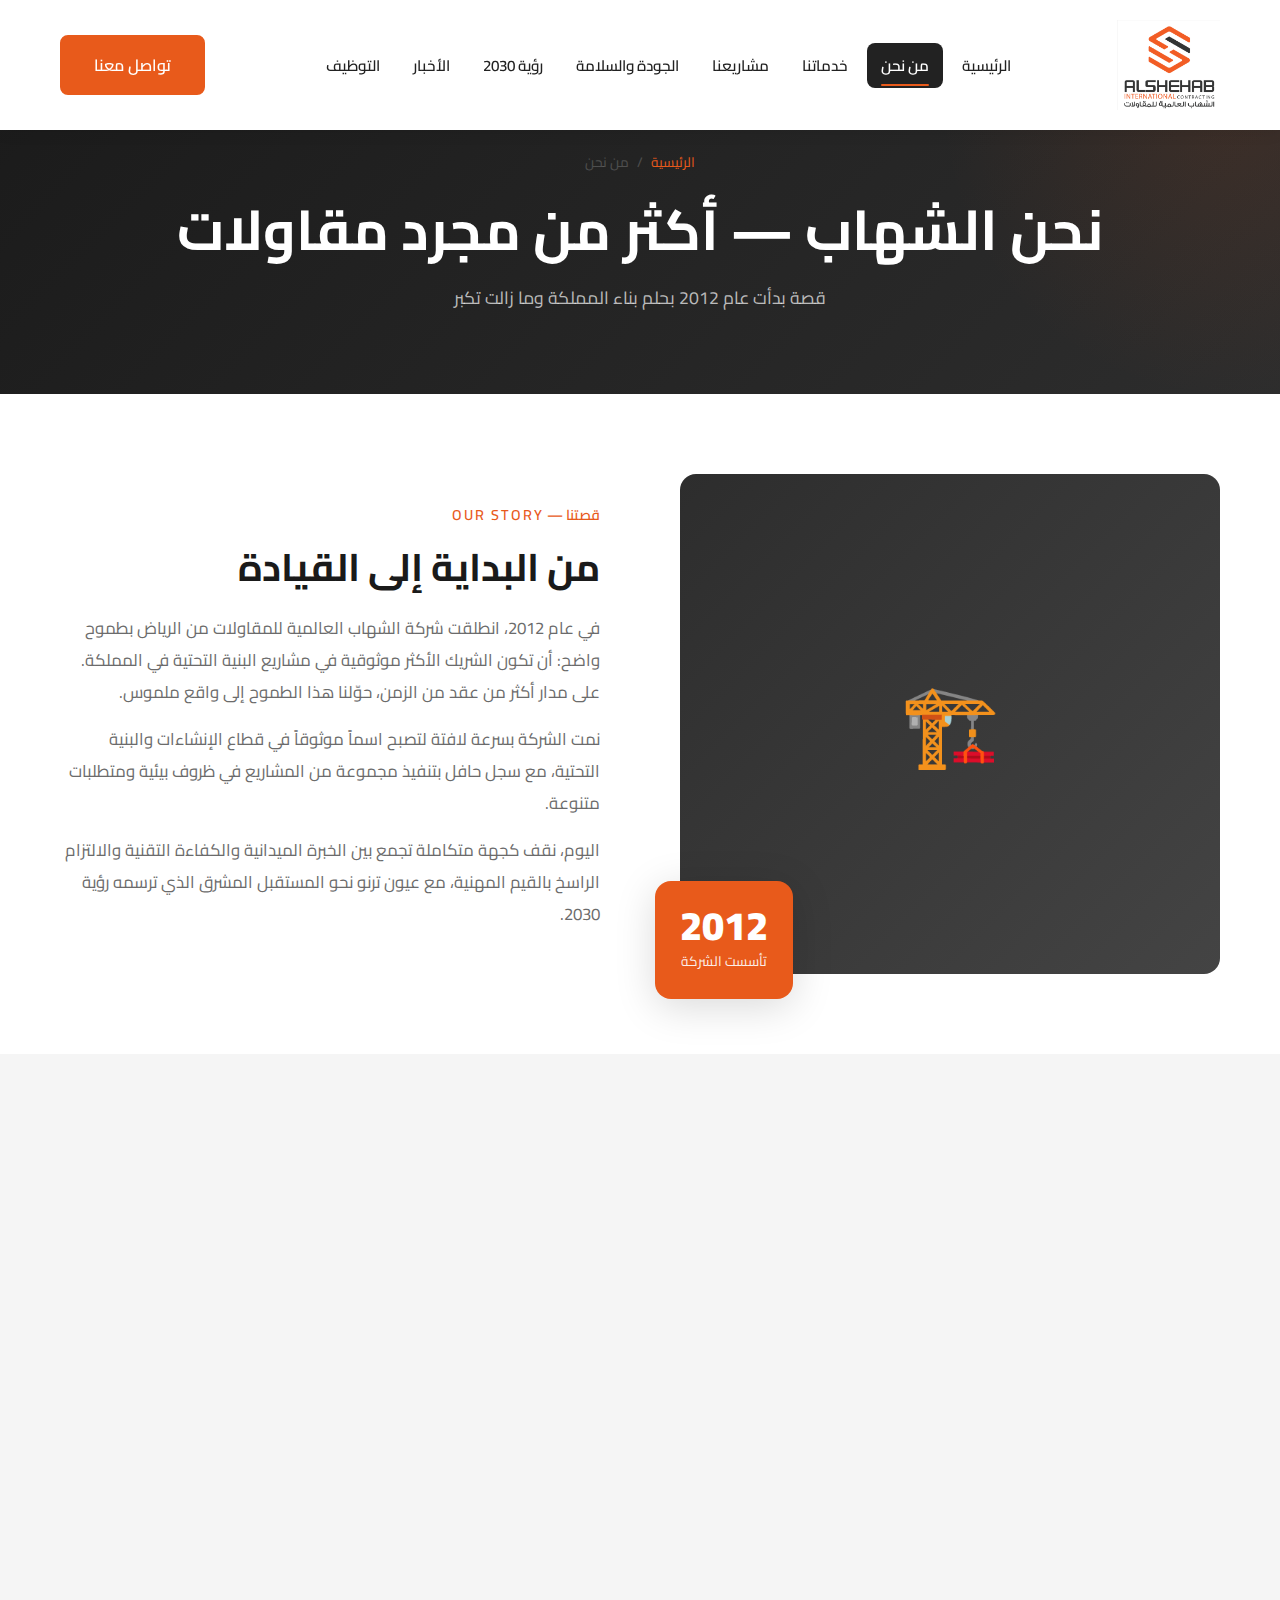
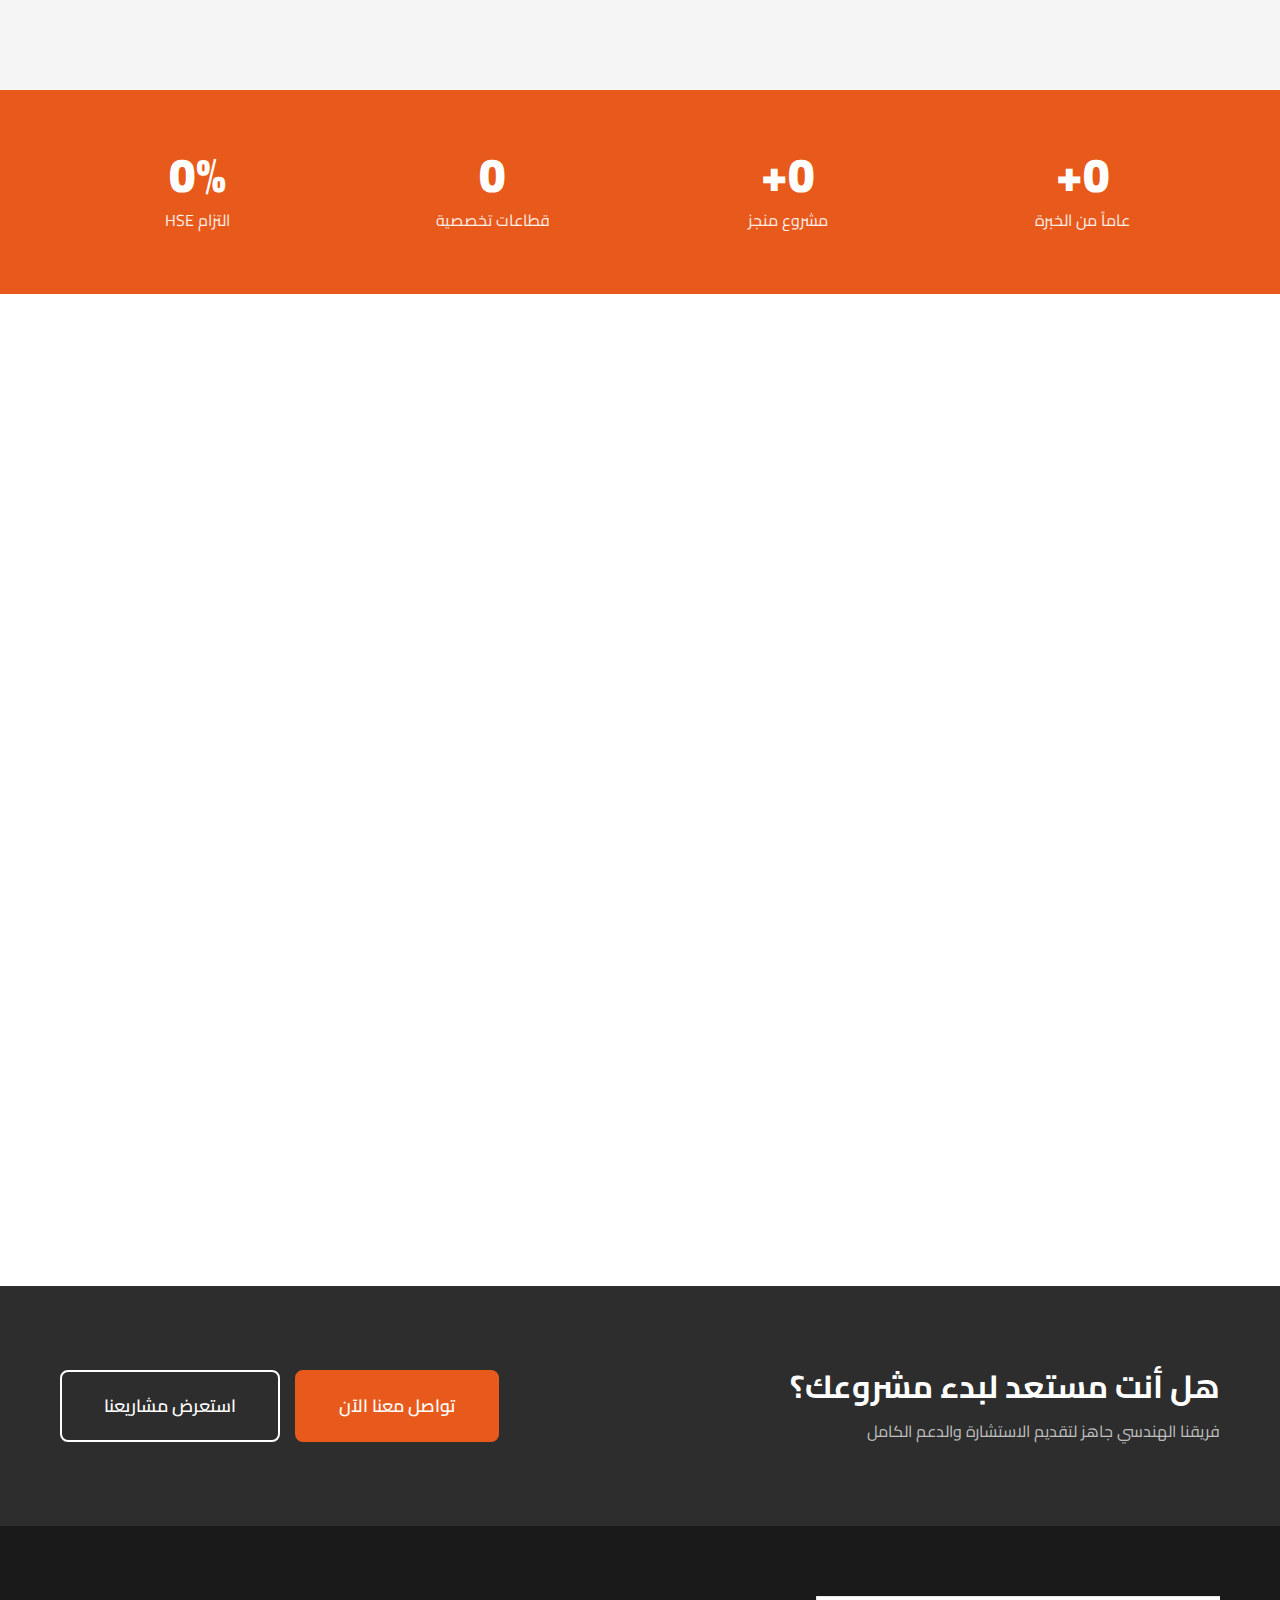
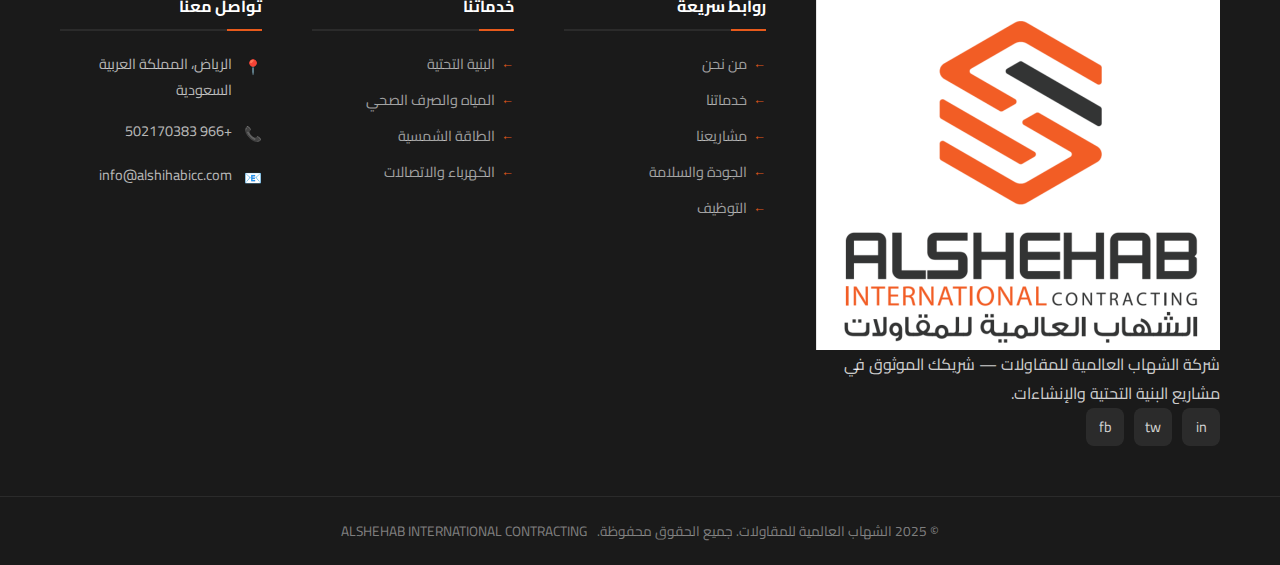
<file: about.html>
<!DOCTYPE html>
<html lang="ar" dir="rtl">
<head>
  <meta charset="UTF-8">
  <meta name="viewport" content="width=device-width, initial-scale=1.0">
  <meta name="description" content="تعرف على شركة الشهاب العالمية للمقاولات — تأسست 2012 في الرياض، رائدة في مجال الإنشاءات والبنية التحتية بالمملكة العربية السعودية.">
  <title>من نحن | الشهاب العالمية للمقاولات</title>
  <link rel="stylesheet" href="css/style.css">
</head>
<body>

  <!-- NAVBAR (نفس كود index.html) -->
  <nav class="navbar">
    <div class="container">
      <div class="nav-inner">
        <a href="index.html" class="nav-logo">
          <img src="images/logo.png" alt="الشهاب العالمية للمقاولات">
        </a>
        <ul class="nav-menu">
          <li><a href="index.html" class="nav-link">الرئيسية</a></li>
          <li><a href="about.html" class="nav-link active">من نحن</a></li>
          <li><a href="services.html" class="nav-link">خدماتنا</a></li>
          <li><a href="projects.html" class="nav-link">مشاريعنا</a></li>
          <li><a href="hse.html" class="nav-link">الجودة والسلامة</a></li>
          <li><a href="vision2030.html" class="nav-link">رؤية 2030</a></li>
          <li><a href="news.html" class="nav-link">الأخبار</a></li>
          <li><a href="careers.html" class="nav-link">التوظيف</a></li>
        </ul>
        <a href="contact.html" class="btn btn-primary nav-cta">تواصل معنا</a>
        <button class="hamburger"><span></span><span></span><span></span></button>
      </div>
    </div>
  </nav>
  <div class="mobile-overlay"></div>
  <div class="mobile-menu">
    <a href="index.html" class="mobile-nav-link">الرئيسية</a>
    <a href="about.html" class="mobile-nav-link">من نحن</a>
    <a href="services.html" class="mobile-nav-link">خدماتنا</a>
    <a href="projects.html" class="mobile-nav-link">مشاريعنا</a>
    <a href="hse.html" class="mobile-nav-link">الجودة والسلامة</a>
    <a href="vision2030.html" class="mobile-nav-link">رؤية 2030</a>
    <a href="careers.html" class="mobile-nav-link">التوظيف</a>
    <a href="contact.html" class="mobile-nav-link">تواصل معنا</a>
  </div>

  <!-- PAGE HERO -->
  <section class="page-hero">
    <div class="page-hero-content">
      <div class="breadcrumb">
        <a href="index.html">الرئيسية</a>
        <span>/</span>
        <span>من نحن</span>
      </div>
      <h1>نحن الشهاب — أكثر من مجرد مقاولات</h1>
      <p>قصة بدأت عام 2012 بحلم بناء المملكة وما زالت تكبر</p>
    </div>
  </section>

  <!-- STORY SECTION -->
  <section class="about-home">
    <div class="container">
      <div class="about-grid">
        <div class="about-image-wrapper fade-in">
          <div style="width:100%;height:500px;background:linear-gradient(135deg,#2D2D2D,#444);border-radius:16px;display:flex;align-items:center;justify-content:center;font-size:5rem;">🏗️</div>
          <div class="about-image-badge">
            <div class="year">2012</div>
            <div class="year-label">تأسست الشركة</div>
          </div>
        </div>
        <div class="about-content fade-in fade-in-delay-1">
          <span class="tag">قصتنا — Our Story</span>
          <h2>من البداية إلى القيادة</h2>
          <p>
            في عام 2012، انطلقت شركة الشهاب العالمية للمقاولات من الرياض بطموح واضح:
            أن تكون الشريك الأكثر موثوقية في مشاريع البنية التحتية في المملكة.
            على مدار أكثر من عقد من الزمن، حوّلنا هذا الطموح إلى واقع ملموس.
          </p>
          <p>
            نمت الشركة بسرعة لافتة لتصبح اسماً موثوقاً في قطاع الإنشاءات والبنية التحتية،
            مع سجل حافل بتنفيذ مجموعة من المشاريع في ظروف بيئية ومتطلبات متنوعة.
          </p>
          <p>
            اليوم، نقف كجهة متكاملة تجمع بين الخبرة الميدانية والكفاءة التقنية والالتزام
            الراسخ بالقيم المهنية، مع عيون ترنو نحو المستقبل المشرق الذي ترسمه رؤية 2030.
          </p>
        </div>
      </div>
    </div>
  </section>

  <!-- MISSION VISION VALUES -->
  <section style="background:var(--gray-light);padding:80px 0;">
    <div class="container">
      <div class="section-title fade-in">
        <h2>رسالتنا، رؤيتنا، قيمنا</h2>
        <p>المبادئ التي تحرّك كل قرار نتخذه وكل مشروع ننفّذه</p>
      </div>
      <div class="mission-vision-grid fade-in">
        <div class="mv-card mission">
          <span class="mv-icon">🎯</span>
          <h3>رسالتنا</h3>
          <p>تقديم حلول إنشائية مبتكرة ومستدامة وعالية الجودة تُسهم في تطوير البنية التحتية وتنمية المجتمع بطرق حديثة وصديقة للبيئة.</p>
        </div>
        <div class="mv-card vision">
          <span class="mv-icon">🔭</span>
          <h3>رؤيتنا</h3>
          <p>أن نكون شركة إنشائية رائدة على المستوى المحلي والدولي، معروفة بالتميز والسلامة المهنية والاستدامة تماشياً مع رؤية المملكة 2030.</p>
        </div>
        <div class="mv-card values">
          <span class="mv-icon">💎</span>
          <h3>قيمنا</h3>
          <div class="values-list">
            <span class="value-tag">الجودة</span>
            <span class="value-tag">الأمانة</span>
            <span class="value-tag">الاستدامة</span>
            <span class="value-tag">الابتكار</span>
            <span class="value-tag">السلامة</span>
            <span class="value-tag">الشراكة</span>
          </div>
        </div>
      </div>
    </div>
  </section>

  <!-- STATS -->
  <section style="background:var(--primary);padding:60px 0;">
    <div class="container">
      <div style="display:grid;grid-template-columns:repeat(4,1fr);gap:20px;text-align:center;">
        <div style="color:white;">
          <div style="font-size:3rem;font-weight:900;line-height:1;"><span data-count="12" data-suffix="+">0+</span></div>
          <div style="font-size:1rem;opacity:0.9;margin-top:8px;">عاماً من الخبرة</div>
        </div>
        <div style="color:white;">
          <div style="font-size:3rem;font-weight:900;line-height:1;"><span data-count="50" data-suffix="+">0+</span></div>
          <div style="font-size:1rem;opacity:0.9;margin-top:8px;">مشروع منجز</div>
        </div>
        <div style="color:white;">
          <div style="font-size:3rem;font-weight:900;line-height:1;"><span data-count="9">0</span></div>
          <div style="font-size:1rem;opacity:0.9;margin-top:8px;">قطاعات تخصصية</div>
        </div>
        <div style="color:white;">
          <div style="font-size:3rem;font-weight:900;line-height:1;"><span data-count="100" data-suffix="%">0%</span></div>
          <div style="font-size:1rem;opacity:0.9;margin-top:8px;">التزام HSE</div>
        </div>
      </div>
    </div>
  </section>

  <!-- TIMELINE -->
  <section>
    <div class="container" style="max-width:800px;">
      <div class="section-title fade-in">
        <h2>مسيرة النجاح — Our Journey</h2>
      </div>
      <div class="timeline fade-in">
        <div class="timeline-item">
          <div class="timeline-year">2012</div>
          <h3>التأسيس في الرياض</h3>
          <p>انطلاق شركة الشهاب العالمية للمقاولات بمقر رئيسي في الرياض وفريق مؤسّس متخصص في مشاريع البنية التحتية.</p>
        </div>
        <div class="timeline-item">
          <div class="timeline-year">2014</div>
          <h3>أول مشاريع المياه والصرف الصحي</h3>
          <p>تنفيذ أول مشاريع شبكات المياه والصرف الصحي بنجاح، مما وسّع دائرة ثقة العملاء في الشركة.</p>
        </div>
        <div class="timeline-item">
          <div class="timeline-year">2017</div>
          <h3>التوسع في مشاريع الطاقة الشمسية</h3>
          <p>دخول قطاع الطاقة المتجددة وتنفيذ أولى مشاريع الطاقة الشمسية تزامناً مع توجهات رؤية المملكة.</p>
        </div>
        <div class="timeline-item">
          <div class="timeline-year">2020</div>
          <h3>التوسع في شبكات الاتصالات والكهرباء</h3>
          <p>إضافة خدمات تمديدات الكهرباء والاتصالات ضمن منظومة الخدمات المتكاملة للشركة.</p>
        </div>
        <div class="timeline-item">
          <div class="timeline-year">2023</div>
          <h3>مشاريع ضخمة متعددة القطاعات</h3>
          <p>تنفيذ مشاريع متعددة في آنٍ واحد تشمل البنية التحتية والمياه والطاقة مع التزام كامل بمعايير HSE.</p>
        </div>
        <div class="timeline-item">
          <div class="timeline-year">2025+</div>
          <h3>نحو مستقبل أكثر استدامة</h3>
          <p>مواصلة المسيرة نحو الريادة المحلية والدولية متوافقين مع رؤية المملكة 2030 وأهدافها التنموية الطموحة.</p>
        </div>
      </div>
    </div>
  </section>

  <!-- CTA -->
  <section class="cta-section">
    <div class="container">
      <div class="cta-inner">
        <div>
          <h2>هل أنت مستعد لبدء مشروعك؟</h2>
          <p>فريقنا الهندسي جاهز لتقديم الاستشارة والدعم الكامل</p>
        </div>
        <div class="cta-buttons">
          <a href="contact.html" class="btn btn-primary btn-lg">تواصل معنا الآن</a>
          <a href="projects.html" class="btn btn-outline btn-lg">استعرض مشاريعنا</a>
        </div>
      </div>
    </div>
  </section>

  <!-- FOOTER (نفس index.html) -->
  <footer>
    <div class="container">
      <div class="footer-grid">
        <div class="footer-brand">
          <img src="images/logo.png" alt="الشهاب">
          <p>شركة الشهاب العالمية للمقاولات — شريكك الموثوق في مشاريع البنية التحتية والإنشاءات.</p>
          <div class="footer-socials">
            <a href="#" class="social-btn">in</a>
            <a href="#" class="social-btn">tw</a>
            <a href="#" class="social-btn">fb</a>
          </div>
        </div>
        <div>
          <h4 class="footer-title">روابط سريعة</h4>
          <div class="footer-links">
            <a href="about.html" class="footer-link">من نحن</a>
            <a href="services.html" class="footer-link">خدماتنا</a>
            <a href="projects.html" class="footer-link">مشاريعنا</a>
            <a href="hse.html" class="footer-link">الجودة والسلامة</a>
            <a href="careers.html" class="footer-link">التوظيف</a>
          </div>
        </div>
        <div>
          <h4 class="footer-title">خدماتنا</h4>
          <div class="footer-links">
            <a href="services.html#infrastructure" class="footer-link">البنية التحتية</a>
            <a href="services.html#water" class="footer-link">المياه والصرف الصحي</a>
            <a href="services.html#solar" class="footer-link">الطاقة الشمسية</a>
            <a href="services.html#electrical" class="footer-link">الكهرباء والاتصالات</a>
          </div>
        </div>
        <div>
          <h4 class="footer-title">تواصل معنا</h4>
          <div class="footer-contact-item"><span class="icon">📍</span><span>الرياض، المملكة العربية السعودية</span></div>
          <div class="footer-contact-item"><span class="icon">📞</span><span><a href="tel:+966502170383" style="color:rgba(255,255,255,0.7)">+966 502170383</a></span></div>
          <div class="footer-contact-item"><span class="icon">📧</span><span><a href="mailto:info@alshihabicc.com" style="color:rgba(255,255,255,0.7)">info@alshihabicc.com</a></span></div>
        </div>
      </div>
    </div>
    <div class="footer-bottom">
      <div class="container" style="display:flex;justify-content:space-between;align-items:center;flex-wrap:wrap;gap:10px;">
        <span>© 2025 الشهاب العالمية للمقاولات. جميع الحقوق محفوظة.</span>
        <span>ALSHEHAB INTERNATIONAL CONTRACTING</span>
      </div>
    </div>
  </footer>

  <script src="js/main.js"></script>
</body>
</html>
</file>
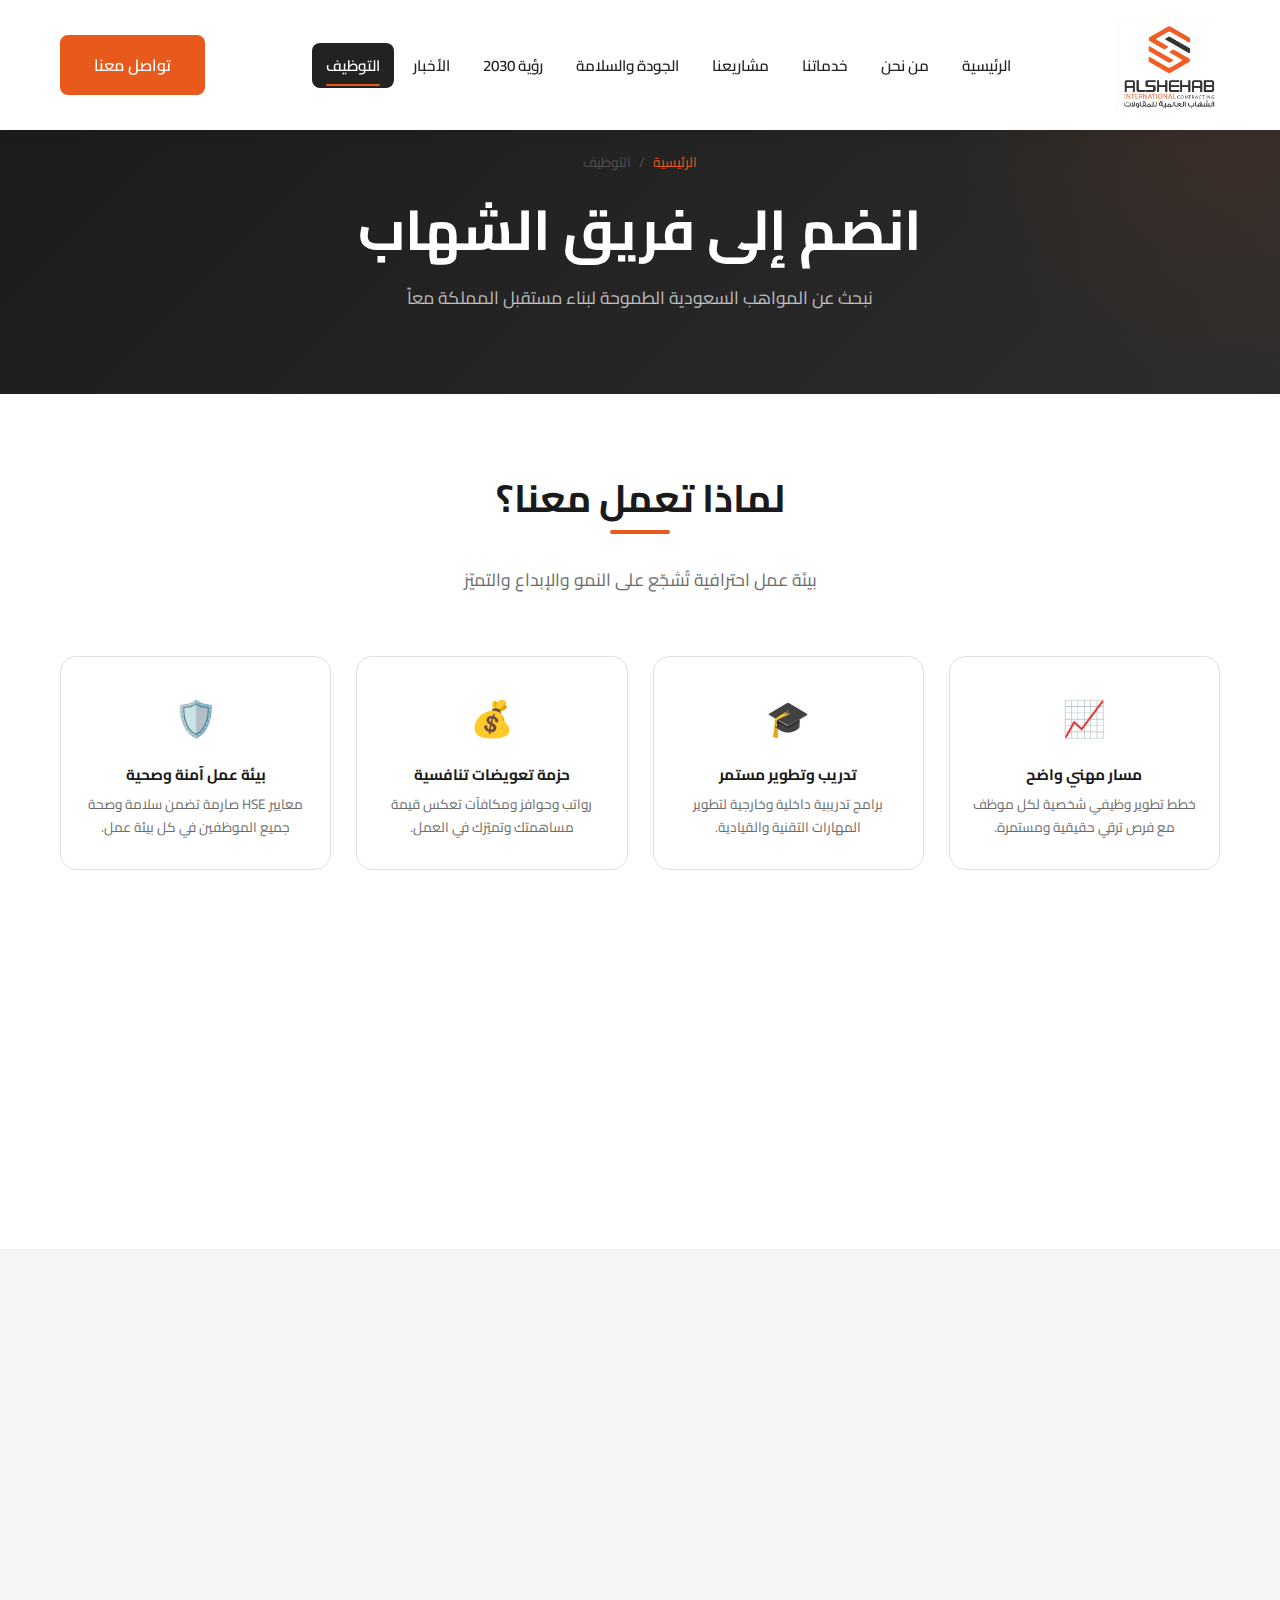
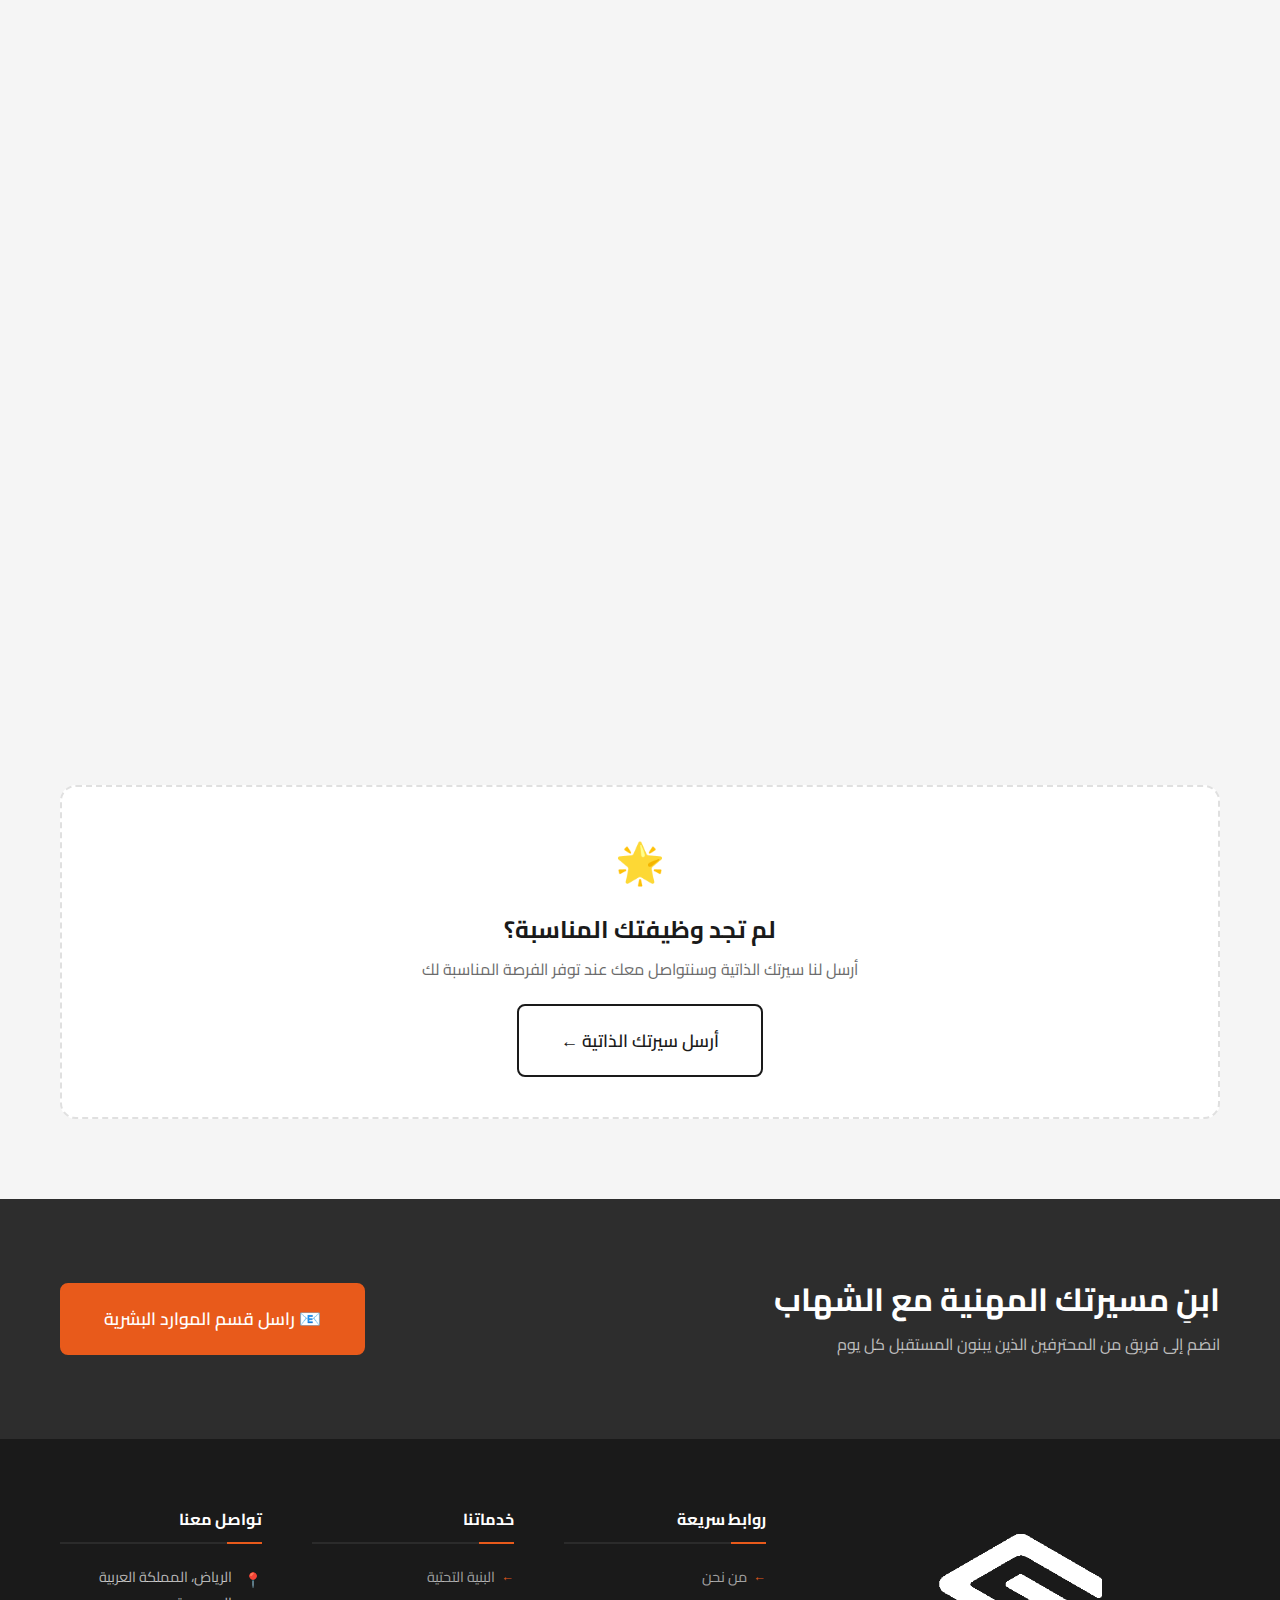
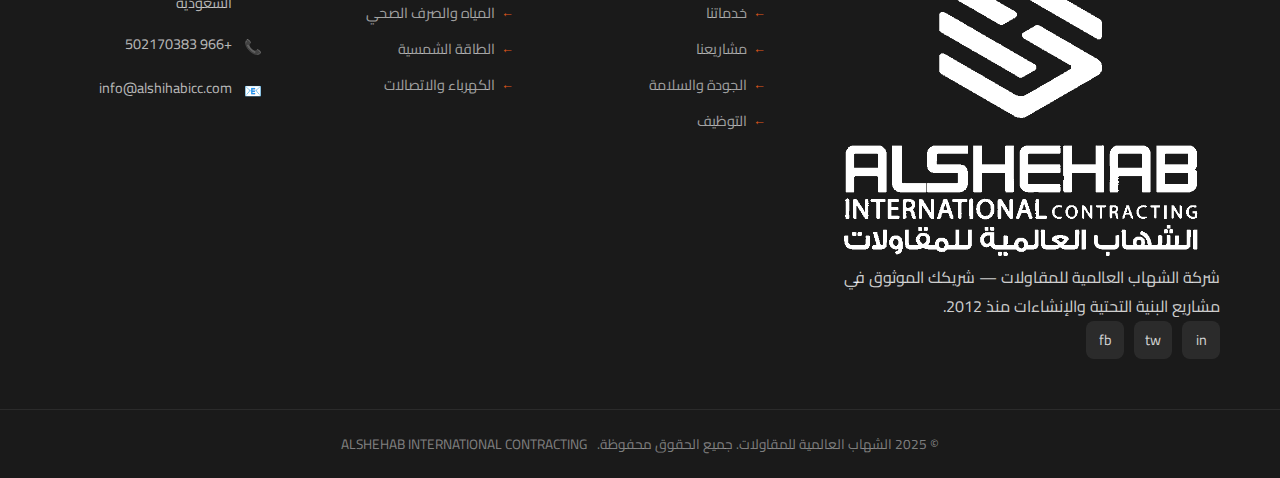
<file: careers.html>
<!DOCTYPE html>
<html lang="ar" dir="rtl">
<head>
  <meta charset="UTF-8">
  <meta name="viewport" content="width=device-width, initial-scale=1.0">
  <meta name="description" content="انضم إلى فريق شركة الشهاب العالمية للمقاولات — فرص وظيفية في قطاع البنية التحتية والإنشاءات بالرياض.">
  <title>التوظيف | الشهاب العالمية للمقاولات</title>
  <link rel="stylesheet" href="css/style.css">
  <style>
    .apply-modal-overlay {
      position: fixed;
      inset: 0;
      background: rgba(0,0,0,0.6);
      z-index: 2000;
      display: flex;
      align-items: center;
      justify-content: center;
      opacity: 0;
      visibility: hidden;
      transition: all 0.3s ease;
      padding: 20px;
    }
    .apply-modal-overlay.show {
      opacity: 1;
      visibility: visible;
    }
    .apply-modal {
      background: var(--white);
      border-radius: var(--radius-lg);
      padding: 40px;
      max-width: 550px;
      width: 100%;
      max-height: 90vh;
      overflow-y: auto;
      transform: translateY(30px);
      transition: transform 0.3s ease;
    }
    .apply-modal-overlay.show .apply-modal {
      transform: translateY(0);
    }
    .apply-modal h3 {
      color: var(--dark);
      margin-bottom: 5px;
      font-size: 1.3rem;
    }
    .apply-modal .job-title-modal {
      color: var(--primary);
      font-size: 0.95rem;
      margin-bottom: 25px;
    }
    .modal-close {
      position: absolute;
      top: 15px;
      left: 15px;
      background: none;
      border: none;
      font-size: 1.5rem;
      cursor: pointer;
      color: var(--gray);
      transition: var(--transition);
    }
    .modal-close:hover { color: var(--dark); }
    .apply-modal { position: relative; }
    @media(max-width:768px){
      .apply-modal { padding: 25px; }
    }
  </style>
</head>
<body>

  <nav class="navbar">
    <div class="container">
      <div class="nav-inner">
        <a href="index.html" class="nav-logo"><img src="images/logo.png" alt="الشهاب العالمية للمقاولات"></a>
        <ul class="nav-menu">
          <li><a href="index.html" class="nav-link">الرئيسية</a></li>
          <li><a href="about.html" class="nav-link">من نحن</a></li>
          <li><a href="services.html" class="nav-link">خدماتنا</a></li>
          <li><a href="projects.html" class="nav-link">مشاريعنا</a></li>
          <li><a href="hse.html" class="nav-link">الجودة والسلامة</a></li>
          <li><a href="vision2030.html" class="nav-link">رؤية 2030</a></li>
          <li><a href="news.html" class="nav-link">الأخبار</a></li>
          <li><a href="careers.html" class="nav-link active">التوظيف</a></li>
        </ul>
        <a href="contact.html" class="btn btn-primary nav-cta">تواصل معنا</a>
        <button class="hamburger"><span></span><span></span><span></span></button>
      </div>
    </div>
  </nav>
  <div class="mobile-overlay"></div>
  <div class="mobile-menu">
    <a href="index.html" class="mobile-nav-link">الرئيسية</a>
    <a href="about.html" class="mobile-nav-link">من نحن</a>
    <a href="services.html" class="mobile-nav-link">خدماتنا</a>
    <a href="projects.html" class="mobile-nav-link">مشاريعنا</a>
    <a href="hse.html" class="mobile-nav-link">الجودة والسلامة</a>
    <a href="vision2030.html" class="mobile-nav-link">رؤية 2030</a>
    <a href="news.html" class="mobile-nav-link">الأخبار</a>
    <a href="careers.html" class="mobile-nav-link">التوظيف</a>
    <a href="contact.html" class="mobile-nav-link">تواصل معنا</a>
    <br>
    <a href="contact.html" class="btn btn-primary" style="width:100%;justify-content:center;">اطلب عرض سعر</a>
  </div>

  <!-- PAGE HERO -->
  <section class="page-hero">
    <div class="page-hero-content">
      <div class="breadcrumb">
        <a href="index.html">الرئيسية</a><span>/</span><span>التوظيف</span>
      </div>
      <h1>انضم إلى فريق الشهاب</h1>
      <p>نبحث عن المواهب السعودية الطموحة لبناء مستقبل المملكة معاً</p>
    </div>
  </section>

  <!-- WHY JOIN US -->
  <section style="background:var(--white);">
    <div class="container">
      <div class="section-title fade-in">
        <h2>لماذا تعمل معنا؟</h2>
        <p>بيئة عمل احترافية تُشجّع على النمو والإبداع والتميّز</p>
      </div>
      <div class="careers-benefits">
        <div class="benefit-card fade-in">
          <span class="benefit-icon">📈</span>
          <h4>مسار مهني واضح</h4>
          <p>خطط تطوير وظيفي شخصية لكل موظف مع فرص ترقي حقيقية ومستمرة.</p>
        </div>
        <div class="benefit-card fade-in fade-in-delay-1">
          <span class="benefit-icon">🎓</span>
          <h4>تدريب وتطوير مستمر</h4>
          <p>برامج تدريبية داخلية وخارجية لتطوير المهارات التقنية والقيادية.</p>
        </div>
        <div class="benefit-card fade-in fade-in-delay-2">
          <span class="benefit-icon">💰</span>
          <h4>حزمة تعويضات تنافسية</h4>
          <p>رواتب وحوافز ومكافآت تعكس قيمة مساهمتك وتميّزك في العمل.</p>
        </div>
        <div class="benefit-card fade-in fade-in-delay-3">
          <span class="benefit-icon">🛡️</span>
          <h4>بيئة عمل آمنة وصحية</h4>
          <p>معايير HSE صارمة تضمن سلامة وصحة جميع الموظفين في كل بيئة عمل.</p>
        </div>
        <div class="benefit-card fade-in">
          <span class="benefit-icon">🇸🇦</span>
          <h4>مساهمة وطنية حقيقية</h4>
          <p>العمل على مشاريع تُسهم فعلاً في بناء البنية التحتية للمملكة.</p>
        </div>
        <div class="benefit-card fade-in fade-in-delay-1">
          <span class="benefit-icon">🤝</span>
          <h4>فريق متماسك ومتنوع</h4>
          <p>بيئة عمل تعاونية تحتفي بالتنوع وتُشجّع على تبادل الأفكار والخبرات.</p>
        </div>
        <div class="benefit-card fade-in fade-in-delay-2">
          <span class="benefit-icon">⚕️</span>
          <h4>تأمين صحي شامل</h4>
          <p>تغطية صحية متكاملة للموظف وأسرته مع خيارات علاج متعددة.</p>
        </div>
        <div class="benefit-card fade-in fade-in-delay-3">
          <span class="benefit-icon">🏖️</span>
          <h4>إجازات ومرونة</h4>
          <p>سياسة إجازات عادلة وأجواء عمل مرنة تُوازن بين الحياة المهنية والشخصية.</p>
        </div>
      </div>
    </div>
  </section>

  <!-- JOB LISTINGS -->
  <section style="background:var(--gray-light);">
    <div class="container">
      <div class="section-title fade-in">
        <h2>الوظائف المتاحة حالياً</h2>
        <p>انضم إلى فريقنا المتنامي في مختلف التخصصات</p>
      </div>
      <div class="job-listings">

        <div class="job-card fade-in">
          <div class="job-info">
            <h3>مهندس بنية تحتية أول</h3>
            <div class="job-tags">
              <span class="job-tag primary">هندسة مدنية</span>
              <span class="job-tag">📍 الرياض</span>
              <span class="job-tag">⏰ دوام كامل</span>
              <span class="job-tag">🎓 بكالوريوس</span>
              <span class="job-tag">📅 خبرة 5+ سنوات</span>
            </div>
          </div>
          <button class="btn btn-primary" onclick="openApplyModal('مهندس بنية تحتية أول')">قدّم الآن</button>
        </div>

        <div class="job-card fade-in">
          <div class="job-info">
            <h3>مهندس أنظمة طاقة شمسية</h3>
            <div class="job-tags">
              <span class="job-tag primary">هندسة كهربائية</span>
              <span class="job-tag">📍 الرياض</span>
              <span class="job-tag">⏰ دوام كامل</span>
              <span class="job-tag">🎓 بكالوريوس</span>
              <span class="job-tag">📅 خبرة 3+ سنوات</span>
            </div>
          </div>
          <button class="btn btn-primary" onclick="openApplyModal('مهندس أنظمة طاقة شمسية')">قدّم الآن</button>
        </div>

        <div class="job-card fade-in">
          <div class="job-info">
            <h3>مدير مشروع بنية تحتية</h3>
            <div class="job-tags">
              <span class="job-tag primary">إدارة مشاريع</span>
              <span class="job-tag">📍 الرياض</span>
              <span class="job-tag">⏰ دوام كامل</span>
              <span class="job-tag">🎓 بكالوريوس+</span>
              <span class="job-tag">📅 خبرة 7+ سنوات</span>
            </div>
          </div>
          <button class="btn btn-primary" onclick="openApplyModal('مدير مشروع بنية تحتية')">قدّم الآن</button>
        </div>

        <div class="job-card fade-in">
          <div class="job-info">
            <h3>مشرف HSE ميداني</h3>
            <div class="job-tags">
              <span class="job-tag primary">السلامة والبيئة</span>
              <span class="job-tag">📍 الرياض</span>
              <span class="job-tag">⏰ دوام كامل</span>
              <span class="job-tag">🎓 دبلوم+</span>
              <span class="job-tag">📅 خبرة 3+ سنوات</span>
            </div>
          </div>
          <button class="btn btn-primary" onclick="openApplyModal('مشرف HSE ميداني')">قدّم الآن</button>
        </div>

        <div class="job-card fade-in">
          <div class="job-info">
            <h3>مهندس شبكات مياه وصرف صحي</h3>
            <div class="job-tags">
              <span class="job-tag primary">هندسة صحية</span>
              <span class="job-tag">📍 الرياض</span>
              <span class="job-tag">⏰ دوام كامل</span>
              <span class="job-tag">🎓 بكالوريوس</span>
              <span class="job-tag">📅 خبرة 4+ سنوات</span>
            </div>
          </div>
          <button class="btn btn-primary" onclick="openApplyModal('مهندس شبكات مياه وصرف صحي')">قدّم الآن</button>
        </div>

        <div class="job-card fade-in">
          <div class="job-info">
            <h3>محاسب مالي أول</h3>
            <div class="job-tags">
              <span class="job-tag primary">المالية والمحاسبة</span>
              <span class="job-tag">📍 الرياض</span>
              <span class="job-tag">⏰ دوام كامل</span>
              <span class="job-tag">🎓 بكالوريوس</span>
              <span class="job-tag">📅 خبرة 4+ سنوات</span>
            </div>
          </div>
          <button class="btn btn-primary" onclick="openApplyModal('محاسب مالي أول')">قدّم الآن</button>
        </div>

      </div>

      <!-- OPEN APPLICATION -->
      <div style="background:var(--white);border-radius:var(--radius-lg);padding:40px;text-align:center;margin-top:30px;border:2px dashed var(--gray-border);">
        <div style="font-size:2.5rem;margin-bottom:15px;">🌟</div>
        <h3 style="color:var(--dark);margin-bottom:10px;">لم تجد وظيفتك المناسبة؟</h3>
        <p style="color:var(--gray);margin-bottom:20px;max-width:500px;margin:0 auto 20px;">
          أرسل لنا سيرتك الذاتية وسنتواصل معك عند توفر الفرصة المناسبة لك
        </p>
        <button class="btn btn-outline-dark btn-lg" onclick="openApplyModal('طلب توظيف عام')">أرسل سيرتك الذاتية ←</button>
      </div>

    </div>
  </section>

  <!-- CTA -->
  <section class="cta-section">
    <div class="container">
      <div class="cta-inner">
        <div>
          <h2>ابنِ مسيرتك المهنية مع الشهاب</h2>
          <p>انضم إلى فريق من المحترفين الذين يبنون المستقبل كل يوم</p>
        </div>
        <div class="cta-buttons">
          <a href="mailto:hr@alshihabicc.com" class="btn btn-primary btn-lg">📧 راسل قسم الموارد البشرية</a>
        </div>
      </div>
    </div>
  </section>

  <!-- APPLY MODAL -->
  <div class="apply-modal-overlay" id="applyModal">
    <div class="apply-modal">
      <button class="modal-close" onclick="closeApplyModal()">✕</button>
      <h3>التقديم على وظيفة</h3>
      <p class="job-title-modal" id="modalJobTitle"></p>
      <form id="applyForm">
        <div class="form-group" style="margin-bottom:15px;">
          <label>الاسم الكامل *</label>
          <input type="text" placeholder="اسمك الكامل" required>
        </div>
        <div class="form-group" style="margin-bottom:15px;">
          <label>البريد الإلكتروني *</label>
          <input type="email" placeholder="بريدك الإلكتروني" required>
        </div>
        <div class="form-group" style="margin-bottom:15px;">
          <label>رقم الجوال *</label>
          <input type="tel" placeholder="+966 5X XXX XXXX" required>
        </div>
        <div class="form-group" style="margin-bottom:15px;">
          <label>سنوات الخبرة</label>
          <select>
            <option value="">اختر</option>
            <option>أقل من سنة</option>
            <option>1-3 سنوات</option>
            <option>3-5 سنوات</option>
            <option>5-10 سنوات</option>
            <option>أكثر من 10 سنوات</option>
          </select>
        </div>
        <div class="form-group" style="margin-bottom:20px;">
          <label>رسالة تعريفية (اختياري)</label>
          <textarea placeholder="اكتب نبذة عن نفسك ولماذا تريد الانضمام إلى الشهاب..." rows="4"></textarea>
        </div>
        <button type="submit" class="btn btn-primary" style="width:100%;justify-content:center;">إرسال الطلب ←</button>
      </form>
    </div>
  </div>

  <!-- FOOTER -->
  <footer>
    <div class="container">
      <div class="footer-grid">
        <div class="footer-brand">
          <img src="images/logo-white.png" alt="الشهاب">
          <p>شركة الشهاب العالمية للمقاولات — شريكك الموثوق في مشاريع البنية التحتية والإنشاءات منذ 2012.</p>
          <div class="footer-socials">
            <a href="#" class="social-btn">in</a>
            <a href="#" class="social-btn">tw</a>
            <a href="#" class="social-btn">fb</a>
          </div>
        </div>
        <div>
          <h4 class="footer-title">روابط سريعة</h4>
          <div class="footer-links">
            <a href="about.html" class="footer-link">من نحن</a>
            <a href="services.html" class="footer-link">خدماتنا</a>
            <a href="projects.html" class="footer-link">مشاريعنا</a>
            <a href="hse.html" class="footer-link">الجودة والسلامة</a>
            <a href="careers.html" class="footer-link">التوظيف</a>
          </div>
        </div>
        <div>
          <h4 class="footer-title">خدماتنا</h4>
          <div class="footer-links">
            <a href="services.html#infrastructure" class="footer-link">البنية التحتية</a>
            <a href="services.html#water" class="footer-link">المياه والصرف الصحي</a>
            <a href="services.html#solar" class="footer-link">الطاقة الشمسية</a>
            <a href="services.html#electrical" class="footer-link">الكهرباء والاتصالات</a>
          </div>
        </div>
        <div>
          <h4 class="footer-title">تواصل معنا</h4>
          <div class="footer-contact-item"><span class="icon">📍</span><span>الرياض، المملكة العربية السعودية</span></div>
          <div class="footer-contact-item"><span class="icon">📞</span><span><a href="tel:+966502170383" style="color:rgba(255,255,255,0.7)">+966 502170383</a></span></div>
          <div class="footer-contact-item"><span class="icon">📧</span><span><a href="mailto:info@alshihabicc.com" style="color:rgba(255,255,255,0.7)">info@alshihabicc.com</a></span></div>
        </div>
      </div>
    </div>
    <div class="footer-bottom">
      <div class="container" style="display:flex;justify-content:space-between;align-items:center;flex-wrap:wrap;gap:10px;">
        <span>© 2025 الشهاب العالمية للمقاولات. جميع الحقوق محفوظة.</span>
        <span>ALSHEHAB INTERNATIONAL CONTRACTING</span>
      </div>
    </div>
  </footer>

  <script src="js/main.js"></script>
  <script>
    function openApplyModal(jobTitle) {
      document.getElementById('modalJobTitle').textContent = jobTitle;
      document.getElementById('applyModal').classList.add('show');
      document.body.style.overflow = 'hidden';
    }
    function closeApplyModal() {
      document.getElementById('applyModal').classList.remove('show');
      document.body.style.overflow = '';
    }
    document.getElementById('applyModal').addEventListener('click', function(e) {
      if (e.target === this) closeApplyModal();
    });
    document.getElementById('applyForm').addEventListener('submit', function(e) {
      e.preventDefault();
      const btn = this.querySelector('[type="submit"]');
      btn.textContent = 'جارٍ الإرسال...';
      btn.disabled = true;
      setTimeout(() => {
        btn.textContent = '✓ تم إرسال طلبك بنجاح!';
        btn.style.background = '#2E7D32';
        setTimeout(() => closeApplyModal(), 2000);
      }, 1500);
    });
  </script>
</body>
</html>
</file>
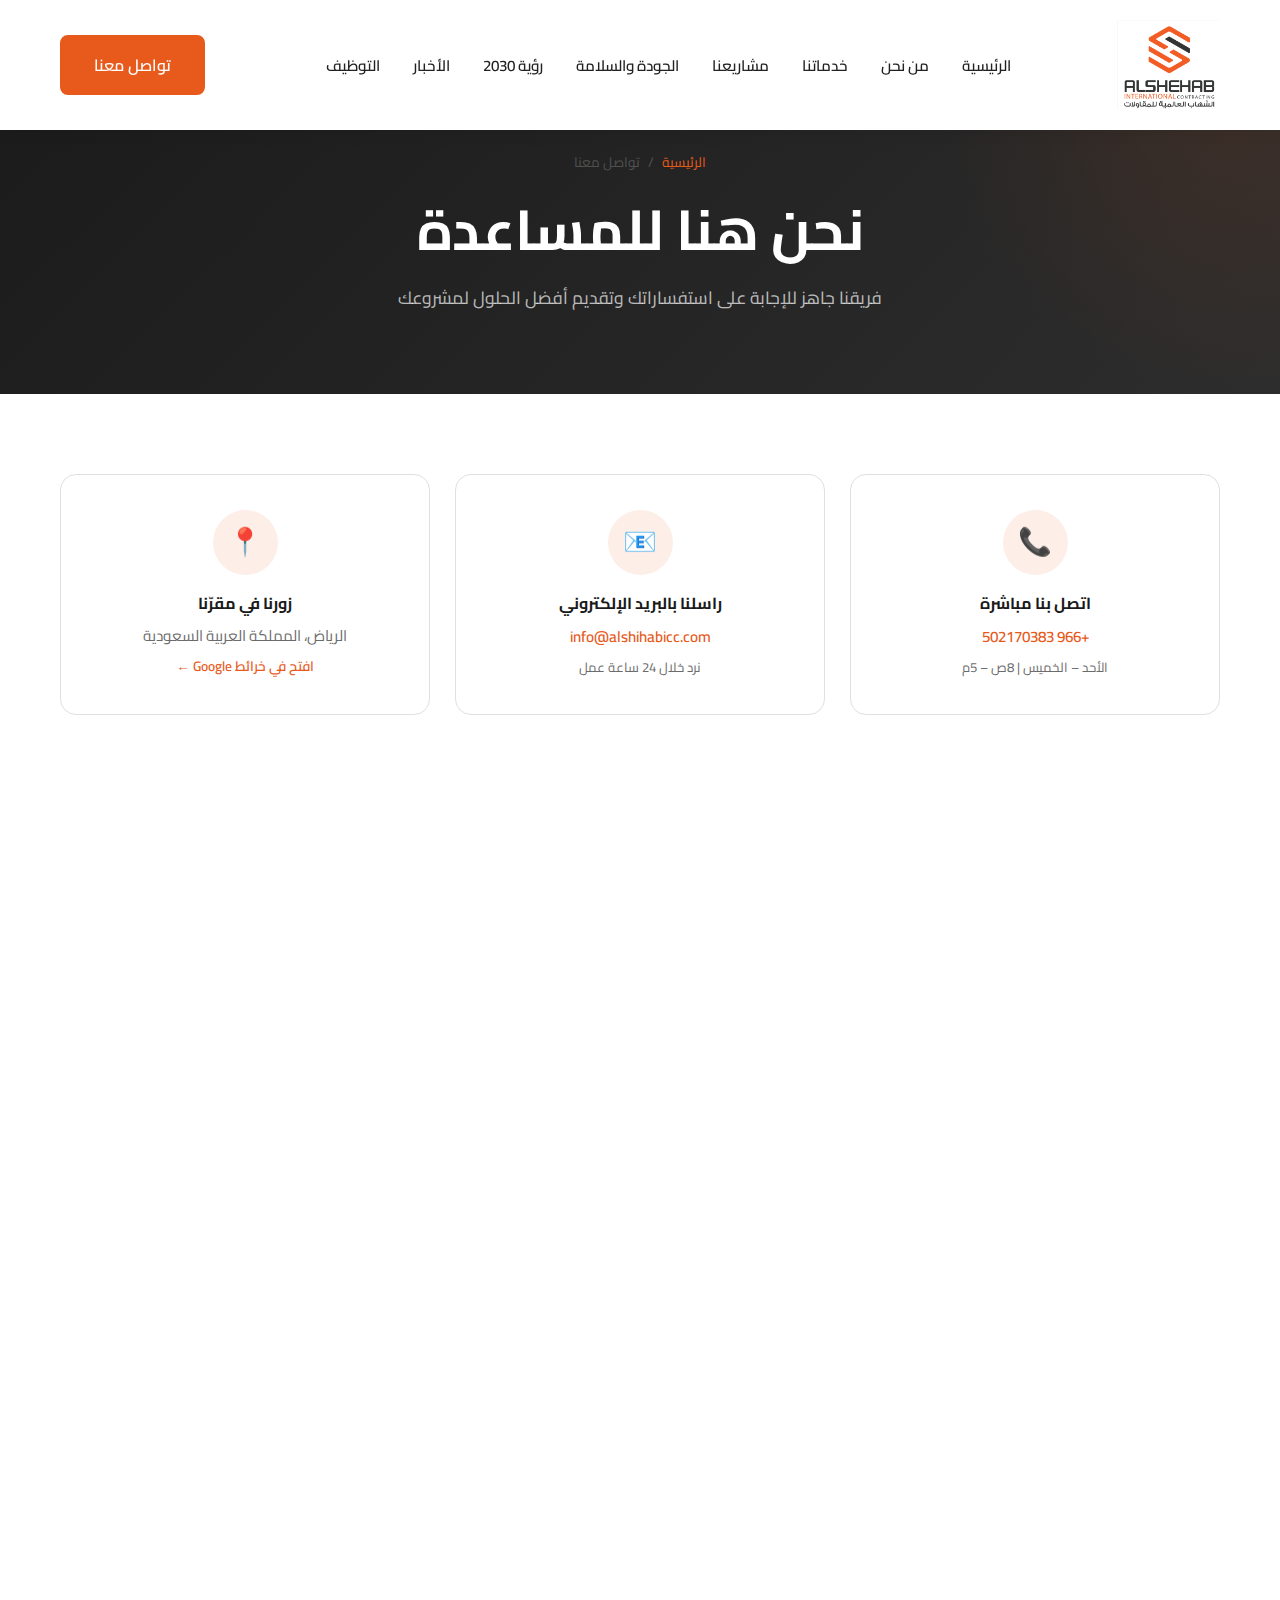
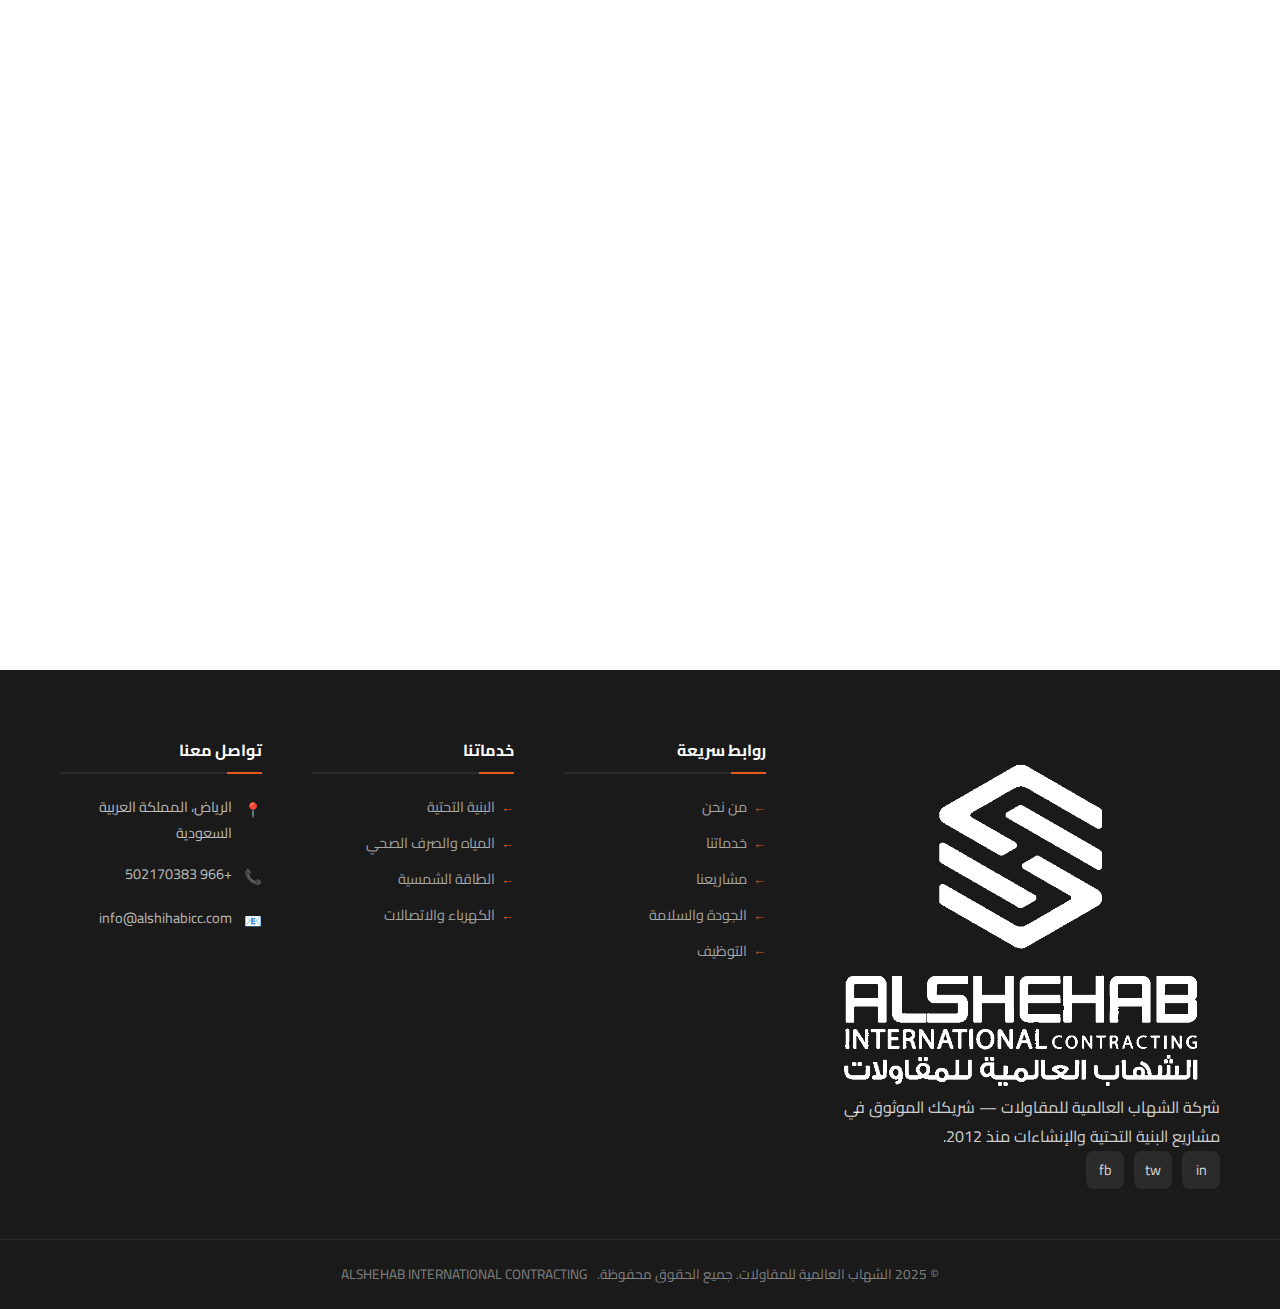
<file: contact.html>
<!DOCTYPE html>
<html lang="ar" dir="rtl">
<head>
  <meta charset="UTF-8">
  <meta name="viewport" content="width=device-width, initial-scale=1.0">
  <meta name="description" content="تواصل مع شركة الشهاب العالمية للمقاولات — الرياض، المملكة العربية السعودية. اطلب عرض سعر أو استشارة مجانية.">
  <title>تواصل معنا | الشهاب العالمية للمقاولات</title>
  <link rel="stylesheet" href="css/style.css">
  <style>
    .map-container {
      width: 100%;
      height: 400px;
      border-radius: var(--radius-lg);
      overflow: hidden;
      margin-top: 60px;
      border: 1px solid var(--gray-border);
      background: var(--gray-light);
      display: flex;
      align-items: center;
      justify-content: center;
      flex-direction: column;
      gap: 15px;
    }
    .map-placeholder-icon { font-size: 4rem; }
    .map-placeholder-text { color: var(--gray); font-size: 1rem; }
    .map-placeholder-link {
      color: var(--primary);
      font-weight: 600;
      font-size: 0.95rem;
      text-decoration: underline;
    }
    .contact-ways {
      display: grid;
      grid-template-columns: repeat(3, 1fr);
      gap: 25px;
      margin-bottom: 60px;
    }
    .contact-way {
      text-align: center;
      padding: 35px 25px;
      background: var(--white);
      border-radius: var(--radius-lg);
      border: 1px solid var(--gray-border);
      transition: var(--transition);
    }
    .contact-way:hover {
      border-color: var(--primary);
      transform: translateY(-4px);
      box-shadow: var(--shadow);
    }
    .contact-way-icon {
      width: 65px;
      height: 65px;
      background: rgba(232,90,27,0.1);
      border-radius: 50%;
      display: flex;
      align-items: center;
      justify-content: center;
      font-size: 1.7rem;
      margin: 0 auto 18px;
      transition: var(--transition);
    }
    .contact-way:hover .contact-way-icon {
      background: var(--primary);
    }
    .contact-way h3 {
      color: var(--dark);
      margin-bottom: 8px;
      font-size: 1rem;
    }
    .contact-way a, .contact-way p {
      color: var(--primary);
      font-size: 0.95rem;
      font-weight: 600;
    }
    .contact-way p { color: var(--gray); font-weight: 400; }
    @media(max-width:768px){
      .contact-ways { grid-template-columns: 1fr; }
    }
  </style>
</head>
<body>

  <nav class="navbar">
    <div class="container">
      <div class="nav-inner">
        <a href="index.html" class="nav-logo"><img src="images/logo.png" alt="الشهاب العالمية للمقاولات"></a>
        <ul class="nav-menu">
          <li><a href="index.html" class="nav-link">الرئيسية</a></li>
          <li><a href="about.html" class="nav-link">من نحن</a></li>
          <li><a href="services.html" class="nav-link">خدماتنا</a></li>
          <li><a href="projects.html" class="nav-link">مشاريعنا</a></li>
          <li><a href="hse.html" class="nav-link">الجودة والسلامة</a></li>
          <li><a href="vision2030.html" class="nav-link">رؤية 2030</a></li>
          <li><a href="news.html" class="nav-link">الأخبار</a></li>
          <li><a href="careers.html" class="nav-link">التوظيف</a></li>
        </ul>
        <a href="contact.html" class="btn btn-primary nav-cta active">تواصل معنا</a>
        <button class="hamburger"><span></span><span></span><span></span></button>
      </div>
    </div>
  </nav>
  <div class="mobile-overlay"></div>
  <div class="mobile-menu">
    <a href="index.html" class="mobile-nav-link">الرئيسية</a>
    <a href="about.html" class="mobile-nav-link">من نحن</a>
    <a href="services.html" class="mobile-nav-link">خدماتنا</a>
    <a href="projects.html" class="mobile-nav-link">مشاريعنا</a>
    <a href="hse.html" class="mobile-nav-link">الجودة والسلامة</a>
    <a href="vision2030.html" class="mobile-nav-link">رؤية 2030</a>
    <a href="news.html" class="mobile-nav-link">الأخبار</a>
    <a href="careers.html" class="mobile-nav-link">التوظيف</a>
    <a href="contact.html" class="mobile-nav-link">تواصل معنا</a>
  </div>

  <!-- PAGE HERO -->
  <section class="page-hero">
    <div class="page-hero-content">
      <div class="breadcrumb">
        <a href="index.html">الرئيسية</a><span>/</span><span>تواصل معنا</span>
      </div>
      <h1>نحن هنا للمساعدة</h1>
      <p>فريقنا جاهز للإجابة على استفساراتك وتقديم أفضل الحلول لمشروعك</p>
    </div>
  </section>

  <section>
    <div class="container">

      <!-- CONTACT WAYS -->
      <div class="contact-ways">
        <div class="contact-way fade-in">
          <div class="contact-way-icon">📞</div>
          <h3>اتصل بنا مباشرة</h3>
          <a href="tel:+966502170383">+966 502170383</a>
          <p style="margin-top:5px;font-size:0.82rem;">الأحد – الخميس | 8ص – 5م</p>
        </div>
        <div class="contact-way fade-in fade-in-delay-1">
          <div class="contact-way-icon">📧</div>
          <h3>راسلنا بالبريد الإلكتروني</h3>
          <a href="mailto:info@alshihabicc.com">info@alshihabicc.com</a>
          <p style="margin-top:5px;font-size:0.82rem;">نرد خلال 24 ساعة عمل</p>
        </div>
        <div class="contact-way fade-in fade-in-delay-2">
          <div class="contact-way-icon">📍</div>
          <h3>زورنا في مقرّنا</h3>
          <p>الرياض، المملكة العربية السعودية</p>
          <a href="https://maps.google.com" target="_blank" style="font-size:0.85rem;margin-top:5px;display:block;">افتح في خرائط Google ←</a>
        </div>
      </div>

      <!-- CONTACT GRID: INFO + FORM -->
      <div class="contact-grid">

        <!-- LEFT: CONTACT INFO -->
        <div class="fade-in">
          <div class="contact-info" style="padding:0;">
            <span style="color:var(--primary);font-size:0.85rem;font-weight:700;letter-spacing:2px;text-transform:uppercase;display:block;margin-bottom:15px;">معلومات التواصل</span>
            <h2 style="color:var(--dark);margin-bottom:20px;font-size:1.8rem;">دعنا نسمع عن مشروعك</h2>
            <p style="color:var(--gray);margin-bottom:35px;font-size:1rem;line-height:1.9;">
              سواء كان لديك مشروع محدد أو تحتاج فقط إلى استشارة هندسية،
              فريقنا المتخصص جاهز لمساعدتك في اتخاذ القرار الصحيح.
            </p>

            <div class="contact-info-item">
              <div class="contact-info-icon">📍</div>
              <div class="contact-info-text">
                <h4>العنوان</h4>
                <p>الرياض، المملكة العربية السعودية</p>
              </div>
            </div>
            <div class="contact-info-item">
              <div class="contact-info-icon">📞</div>
              <div class="contact-info-text">
                <h4>رقم الهاتف</h4>
                <a href="tel:+966502170383">+966 502170383</a>
              </div>
            </div>
            <div class="contact-info-item">
              <div class="contact-info-icon">📧</div>
              <div class="contact-info-text">
                <h4>البريد الإلكتروني العام</h4>
                <a href="mailto:info@alshihabicc.com">info@alshihabicc.com</a>
              </div>
            </div>
            <div class="contact-info-item">
              <div class="contact-info-icon">📧</div>
              <div class="contact-info-text">
                <h4>البريد الإلكتروني للموارد البشرية</h4>
                <a href="mailto:hr@alshihabicc.com">hr@alshihabicc.com</a>
              </div>
            </div>
            <div class="contact-info-item">
              <div class="contact-info-icon">⏰</div>
              <div class="contact-info-text">
                <h4>ساعات العمل</h4>
                <p>الأحد – الخميس: 8:00 صباحاً – 5:00 مساءً</p>
              </div>
            </div>

            <!-- SOCIALS -->
            <div style="margin-top:30px;">
              <h4 style="color:var(--dark);margin-bottom:15px;font-size:0.95rem;">تابعنا على</h4>
              <div style="display:flex;gap:10px;">
                <a href="#" style="width:42px;height:42px;background:var(--gray-light);border-radius:8px;display:flex;align-items:center;justify-content:center;font-size:0.9rem;transition:var(--transition);" onmouseover="this.style.background='#0077b5';this.style.color='white'" onmouseout="this.style.background='var(--gray-light)';this.style.color='inherit'">in</a>
                <a href="#" style="width:42px;height:42px;background:var(--gray-light);border-radius:8px;display:flex;align-items:center;justify-content:center;font-size:0.9rem;transition:var(--transition);" onmouseover="this.style.background='#1da1f2';this.style.color='white'" onmouseout="this.style.background='var(--gray-light)';this.style.color='inherit'">tw</a>
                <a href="#" style="width:42px;height:42px;background:var(--gray-light);border-radius:8px;display:flex;align-items:center;justify-content:center;font-size:0.9rem;transition:var(--transition);" onmouseover="this.style.background='#1877f2';this.style.color='white'" onmouseout="this.style.background='var(--gray-light)';this.style.color='inherit'">fb</a>
              </div>
            </div>
          </div>
        </div>

        <!-- RIGHT: CONTACT FORM -->
        <div class="fade-in fade-in-delay-1">
          <div class="contact-form">
            <h2>اطلب عرض سعر أو استشارة</h2>
            <form id="contactForm">
              <div class="form-grid">
                <div class="form-group">
                  <label>الاسم الكامل *</label>
                  <input type="text" placeholder="اسمك الكامل" required>
                </div>
                <div class="form-group">
                  <label>الشركة / الجهة</label>
                  <input type="text" placeholder="اسم شركتك أو جهتك">
                </div>
                <div class="form-group">
                  <label>البريد الإلكتروني *</label>
                  <input type="email" placeholder="بريدك الإلكتروني" required>
                </div>
                <div class="form-group">
                  <label>رقم الجوال *</label>
                  <input type="tel" placeholder="+966 5X XXX XXXX" required>
                </div>
                <div class="form-group full">
                  <label>نوع الخدمة المطلوبة</label>
                  <select>
                    <option value="">اختر الخدمة...</option>
                    <option>تطوير البنية التحتية</option>
                    <option>الإنشاءات المدنية</option>
                    <option>المياه والصرف الصحي</option>
                    <option>الطاقة الشمسية والمتجددة</option>
                    <option>الكهرباء والاتصالات</option>
                    <option>شبكات المياه والري</option>
                    <option>اللوجستيات والتوريد</option>
                    <option>استشارة هندسية</option>
                    <option>أخرى</option>
                  </select>
                </div>
                <div class="form-group full">
                  <label>موقع المشروع</label>
                  <input type="text" placeholder="مدينة أو منطقة المشروع">
                </div>
                <div class="form-group full">
                  <label>تفاصيل المشروع / الرسالة *</label>
                  <textarea placeholder="اكتب نبذة عن مشروعك: النوع، الحجم التقريبي، الجدول الزمني، وأي متطلبات خاصة..." rows="5" required></textarea>
                </div>
              </div>
              <button type="submit" class="btn btn-primary btn-lg" style="width:100%;justify-content:center;margin-top:10px;">
                أرسل طلبك الآن ←
              </button>
              <p style="color:var(--gray);font-size:0.82rem;text-align:center;margin-top:12px;">
                سيتواصل معك فريقنا خلال 24 ساعة عمل
              </p>
            </form>
          </div>
        </div>

      </div>

      <!-- MAP PLACEHOLDER -->
      <div class="map-container fade-in">
        <div class="map-placeholder-icon">🗺️</div>
        <p class="map-placeholder-text">الرياض، المملكة العربية السعودية</p>
        <a href="https://maps.google.com/?q=Riyadh,Saudi+Arabia" target="_blank" class="map-placeholder-link">
          افتح الموقع في خرائط Google ←
        </a>
        <!-- يمكنك استبدال هذا بـ iframe من Google Maps: -->
        <!-- <iframe src="https://www.google.com/maps/embed?pb=..." width="100%" height="400" style="border:0;" allowfullscreen="" loading="lazy"></iframe> -->
      </div>

    </div>
  </section>

  <!-- FOOTER -->
  <footer>
    <div class="container">
      <div class="footer-grid">
        <div class="footer-brand">
        <img src="images/logo-white.png" alt="الشهاب">
          <p>شركة الشهاب العالمية للمقاولات — شريكك الموثوق في مشاريع البنية التحتية والإنشاءات منذ 2012.</p>
          <div class="footer-socials">
            <a href="#" class="social-btn">in</a>
            <a href="#" class="social-btn">tw</a>
            <a href="#" class="social-btn">fb</a>
          </div>
        </div>
        <div>
          <h4 class="footer-title">روابط سريعة</h4>
          <div class="footer-links">
            <a href="about.html" class="footer-link">من نحن</a>
            <a href="services.html" class="footer-link">خدماتنا</a>
            <a href="projects.html" class="footer-link">مشاريعنا</a>
            <a href="hse.html" class="footer-link">الجودة والسلامة</a>
            <a href="careers.html" class="footer-link">التوظيف</a>
          </div>
        </div>
        <div>
          <h4 class="footer-title">خدماتنا</h4>
          <div class="footer-links">
            <a href="services.html#infrastructure" class="footer-link">البنية التحتية</a>
            <a href="services.html#water" class="footer-link">المياه والصرف الصحي</a>
            <a href="services.html#solar" class="footer-link">الطاقة الشمسية</a>
            <a href="services.html#electrical" class="footer-link">الكهرباء والاتصالات</a>
          </div>
        </div>
        <div>
          <h4 class="footer-title">تواصل معنا</h4>
          <div class="footer-contact-item"><span class="icon">📍</span><span>الرياض، المملكة العربية السعودية</span></div>
          <div class="footer-contact-item"><span class="icon">📞</span><span><a href="tel:+966502170383" style="color:rgba(255,255,255,0.7)">+966 502170383</a></span></div>
          <div class="footer-contact-item"><span class="icon">📧</span><span><a href="mailto:info@alshihabicc.com" style="color:rgba(255,255,255,0.7)">info@alshihabicc.com</a></span></div>
        </div>
      </div>
    </div>
    <div class="footer-bottom">
      <div class="container" style="display:flex;justify-content:space-between;align-items:center;flex-wrap:wrap;gap:10px;">
        <span>© 2025 الشهاب العالمية للمقاولات. جميع الحقوق محفوظة.</span>
        <span>ALSHEHAB INTERNATIONAL CONTRACTING</span>
      </div>
    </div>
  </footer>

  <script src="js/main.js"></script>
</body>
</html>
</file>
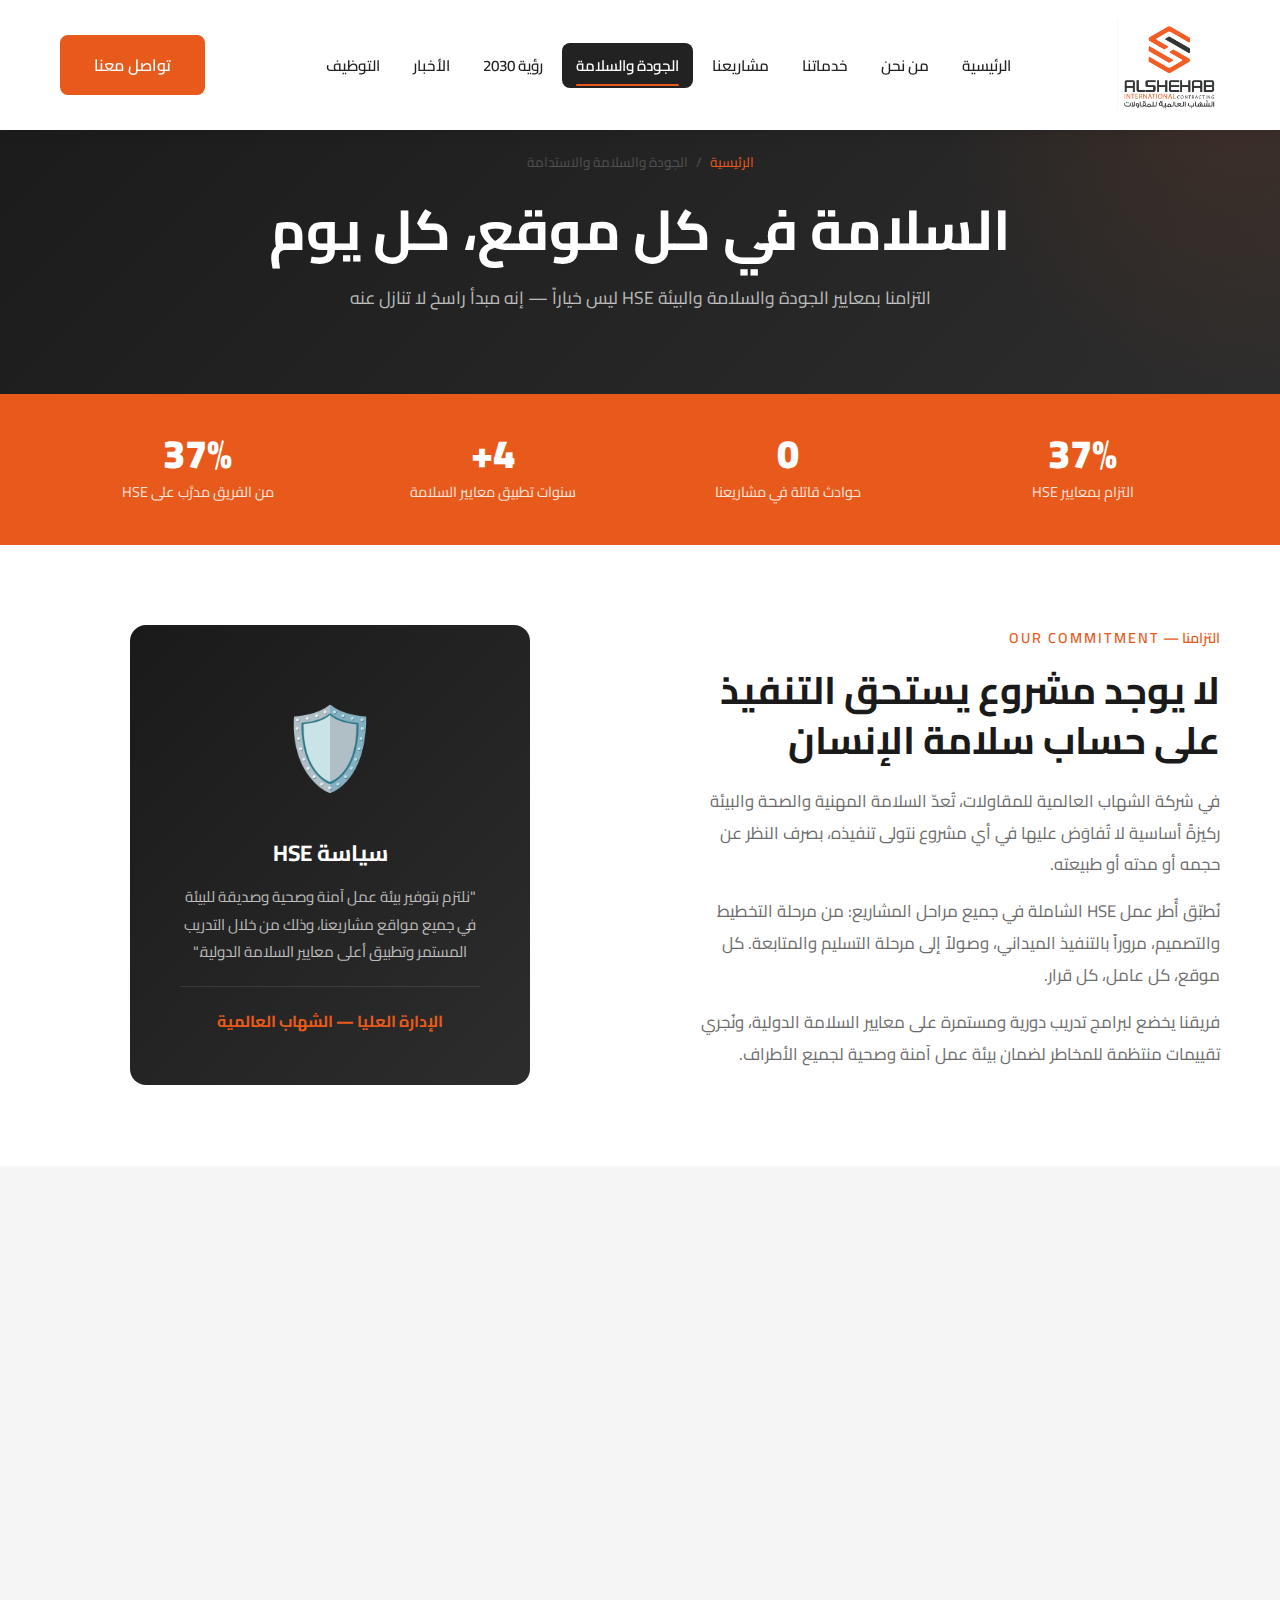
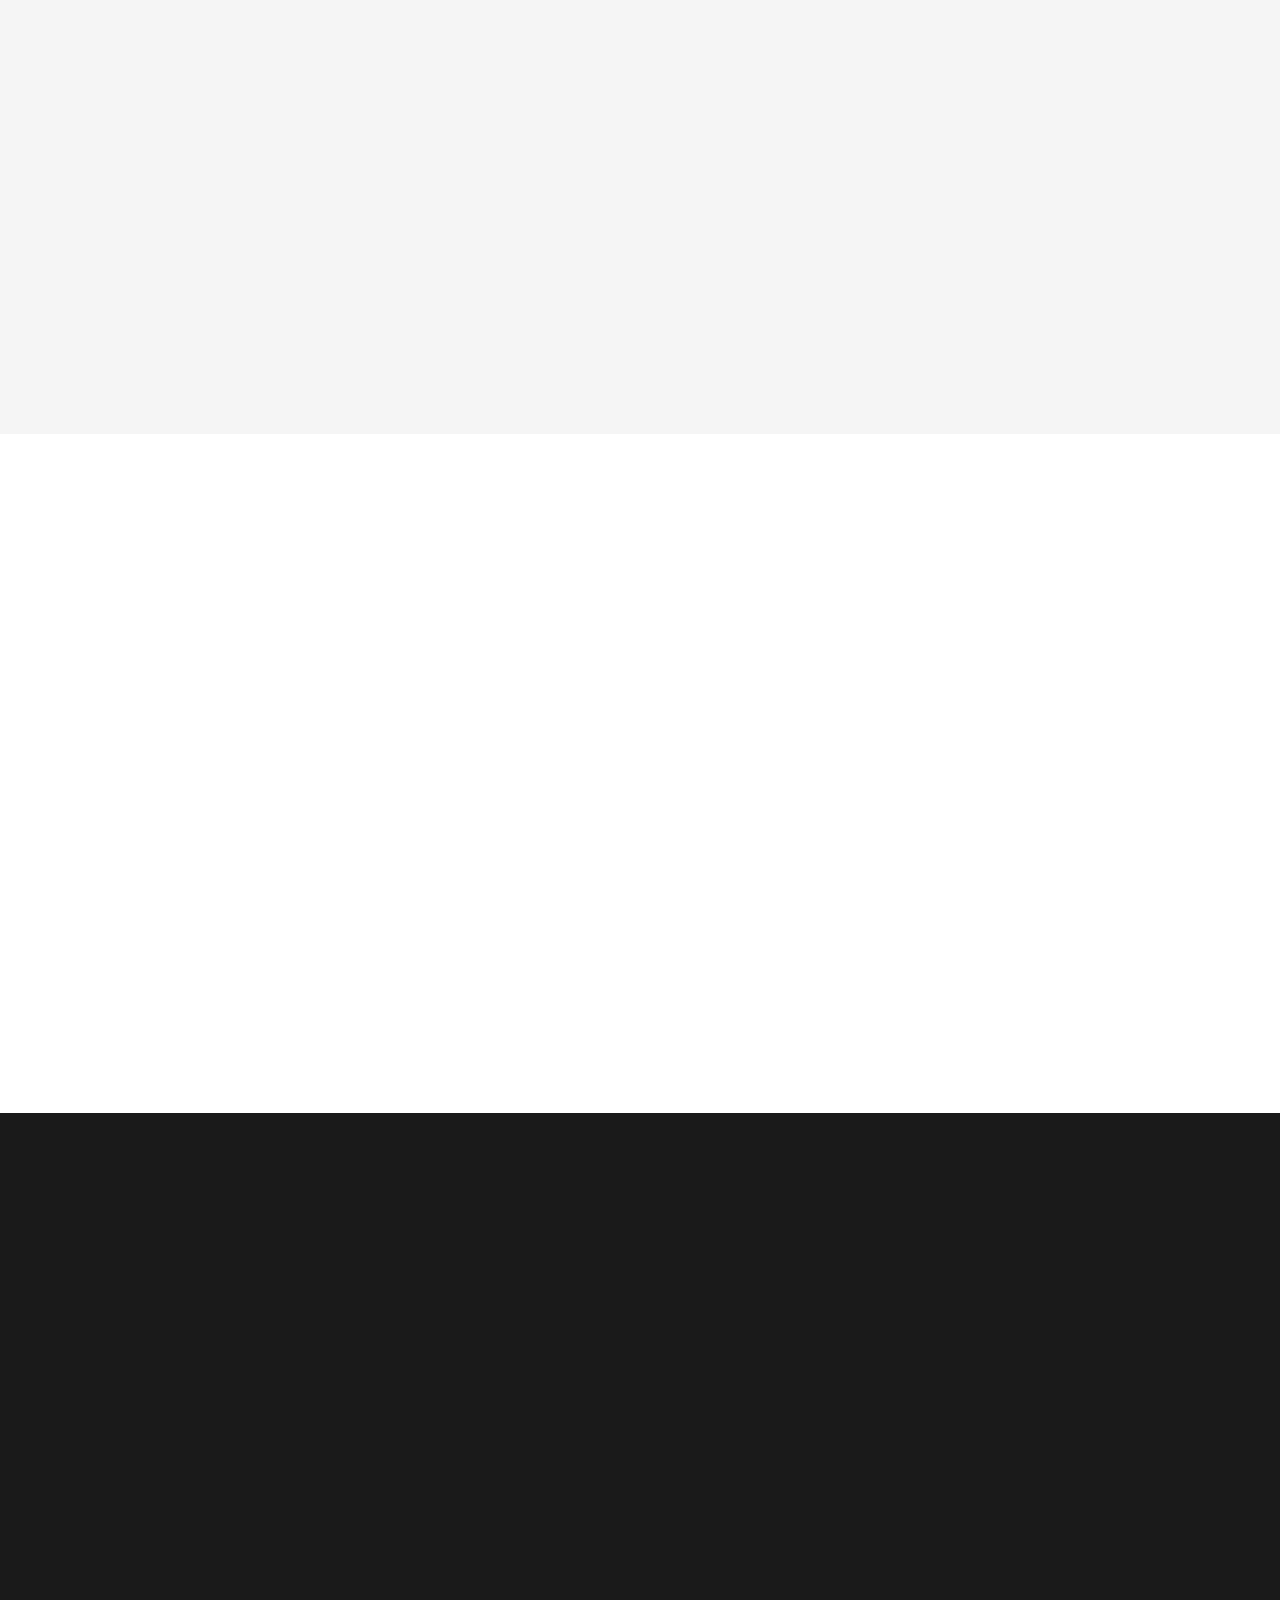
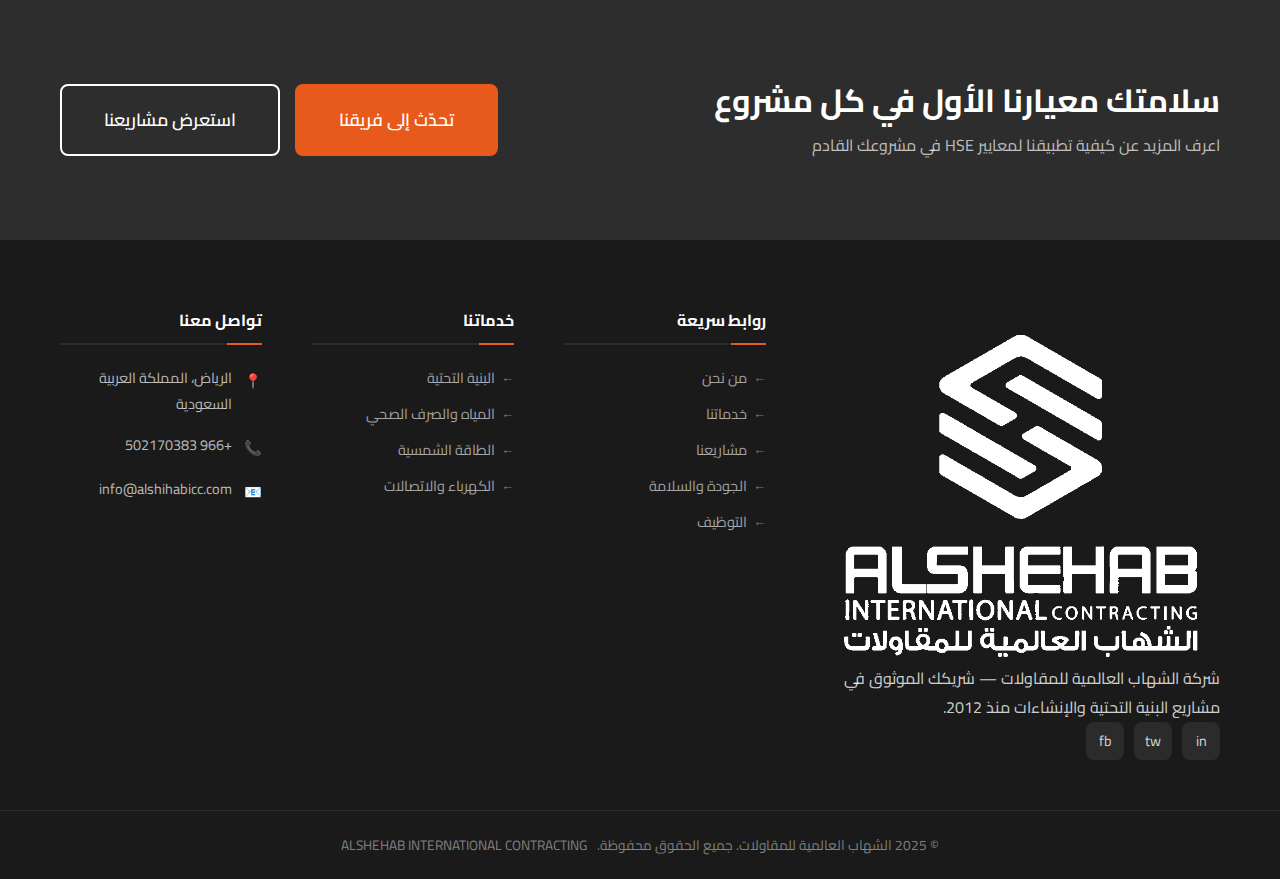
<file: hse.html>
<!DOCTYPE html>
<html lang="ar" dir="rtl">
<head>
  <meta charset="UTF-8">
  <meta name="viewport" content="width=device-width, initial-scale=1.0">
  <meta name="description" content="سياسة الجودة والسلامة والبيئة HSE في شركة الشهاب العالمية للمقاولات — التزام راسخ بأعلى معايير السلامة المهنية والاستدامة.">
  <title>الجودة والسلامة والاستدامة | الشهاب العالمية للمقاولات</title>
  <link rel="stylesheet" href="css/style.css">
  <style>
    .sustainability-grid {
      display: grid;
      grid-template-columns: repeat(2, 1fr);
      gap: 30px;
      margin-top: 50px;
    }
    .sustainability-card {
      background: var(--white);
      border-radius: var(--radius-lg);
      padding: 35px;
      border: 1px solid var(--gray-border);
      display: flex;
      gap: 20px;
      transition: var(--transition);
    }
    .sustainability-card:hover {
      box-shadow: var(--shadow-hover);
      border-color: var(--green);
    }
    .sustainability-icon {
      font-size: 2.2rem;
      flex-shrink: 0;
      width: 60px;
      height: 60px;
      background: rgba(46,125,50,0.1);
      border-radius: var(--radius);
      display: flex;
      align-items: center;
      justify-content: center;
    }
    .sustainability-card h3 {
      color: var(--dark);
      margin-bottom: 8px;
      font-size: 1.05rem;
    }
    .sustainability-card p {
      color: var(--gray);
      font-size: 0.9rem;
      line-height: 1.8;
    }
    .hse-commitment {
      background: var(--dark);
      color: white;
      padding: 80px 0;
    }
    .commitment-grid {
      display: grid;
      grid-template-columns: repeat(3, 1fr);
      gap: 25px;
      margin-top: 50px;
    }
    .commitment-item {
      text-align: center;
      padding: 30px 20px;
      border: 1px solid rgba(255,255,255,0.1);
      border-radius: var(--radius-lg);
      transition: var(--transition);
    }
    .commitment-item:hover {
      background: rgba(255,255,255,0.05);
      border-color: var(--primary);
    }
    .commitment-number {
      font-size: 3rem;
      font-weight: 900;
      color: var(--primary);
      line-height: 1;
      margin-bottom: 8px;
    }
    .commitment-label {
      color: rgba(255,255,255,0.8);
      font-size: 0.95rem;
    }
    @media(max-width:768px) {
      .sustainability-grid { grid-template-columns: 1fr; }
      .commitment-grid { grid-template-columns: 1fr; }
    }
  </style>
</head>
<body>

  <nav class="navbar">
    <div class="container">
      <div class="nav-inner">
        <a href="index.html" class="nav-logo"><img src="images/logo.png" alt="الشهاب العالمية للمقاولات"></a>
        <ul class="nav-menu">
          <li><a href="index.html" class="nav-link">الرئيسية</a></li>
          <li><a href="about.html" class="nav-link">من نحن</a></li>
          <li><a href="services.html" class="nav-link">خدماتنا</a></li>
          <li><a href="projects.html" class="nav-link">مشاريعنا</a></li>
          <li><a href="hse.html" class="nav-link active">الجودة والسلامة</a></li>
          <li><a href="vision2030.html" class="nav-link">رؤية 2030</a></li>
          <li><a href="news.html" class="nav-link">الأخبار</a></li>
          <li><a href="careers.html" class="nav-link">التوظيف</a></li>
        </ul>
        <a href="contact.html" class="btn btn-primary nav-cta">تواصل معنا</a>
        <button class="hamburger"><span></span><span></span><span></span></button>
      </div>
    </div>
  </nav>
  <div class="mobile-overlay"></div>
  <div class="mobile-menu">
    <a href="index.html" class="mobile-nav-link">الرئيسية</a>
    <a href="about.html" class="mobile-nav-link">من نحن</a>
    <a href="services.html" class="mobile-nav-link">خدماتنا</a>
    <a href="projects.html" class="mobile-nav-link">مشاريعنا</a>
    <a href="hse.html" class="mobile-nav-link">الجودة والسلامة</a>
    <a href="vision2030.html" class="mobile-nav-link">رؤية 2030</a>
    <a href="careers.html" class="mobile-nav-link">التوظيف</a>
    <a href="contact.html" class="mobile-nav-link">تواصل معنا</a>
    <br>
    <a href="contact.html" class="btn btn-primary" style="width:100%;justify-content:center;">اطلب عرض سعر</a>
  </div>

  <!-- PAGE HERO -->
  <section class="page-hero">
    <div class="page-hero-content">
      <div class="breadcrumb">
        <a href="index.html">الرئيسية</a><span>/</span><span>الجودة والسلامة والاستدامة</span>
      </div>
      <h1>السلامة في كل موقع، كل يوم</h1>
      <p>التزامنا بمعايير الجودة والسلامة والبيئة HSE ليس خياراً — إنه مبدأ راسخ لا تنازل عنه</p>
    </div>
  </section>

  <!-- HSE STATS BAR -->
  <div class="hse-stats-bar">
    <div class="container">
      <div class="hse-stats-grid">
        <div class="hse-stat">
          <span class="number"><span data-count="100" data-suffix="%">0%</span></span>
          <div class="label">التزام بمعايير HSE</div>
        </div>
        <div class="hse-stat">
          <span class="number"><span data-count="0">0</span></span>
          <div class="label">حوادث قاتلة في مشاريعنا</div>
        </div>
        <div class="hse-stat">
          <span class="number"><span data-count="12" data-suffix="+">0+</span></span>
          <div class="label">سنوات تطبيق معايير السلامة</div>
        </div>
        <div class="hse-stat">
          <span class="number"><span data-count="100" data-suffix="%">0%</span></span>
          <div class="label">من الفريق مدرَّب على HSE</div>
        </div>
      </div>
    </div>
  </div>

  <!-- HSE STATEMENT -->
  <section style="background:var(--white);">
    <div class="container">
      <div class="about-grid">
        <div class="about-content fade-in">
          <span class="tag">التزامنا — Our Commitment</span>
          <h2>لا يوجد مشروع يستحق التنفيذ على حساب سلامة الإنسان</h2>
          <p>
            في شركة الشهاب العالمية للمقاولات، تُعدّ السلامة المهنية والصحة والبيئة ركيزةً أساسية
            لا تُفاوَض عليها في أي مشروع نتولى تنفيذه، بصرف النظر عن حجمه أو مدته أو طبيعته.
          </p>
          <p>
            نُطبّق أُطر عمل HSE الشاملة في جميع مراحل المشاريع: من مرحلة التخطيط والتصميم،
            مروراً بالتنفيذ الميداني، وصولاً إلى مرحلة التسليم والمتابعة. كل موقع، كل عامل، كل قرار.
          </p>
          <p>
            فريقنا يخضع لبرامج تدريب دورية ومستمرة على معايير السلامة الدولية، ونُجري تقييمات
            منتظمة للمخاطر لضمان بيئة عمل آمنة وصحية لجميع الأطراف.
          </p>
        </div>
        <div class="fade-in fade-in-delay-1" style="display:flex;align-items:center;justify-content:center;">
          <div style="width:100%;max-width:400px;background:linear-gradient(135deg,var(--dark),var(--dark-2));border-radius:var(--radius-lg);padding:50px;text-align:center;">
            <div style="font-size:5rem;margin-bottom:20px;">🛡️</div>
            <h3 style="color:white;font-size:1.4rem;margin-bottom:15px;">سياسة HSE</h3>
            <p style="color:rgba(255,255,255,0.7);font-size:0.95rem;line-height:1.8;">
              "نلتزم بتوفير بيئة عمل آمنة وصحية وصديقة للبيئة في جميع مواقع مشاريعنا، وذلك من خلال التدريب المستمر وتطبيق أعلى معايير السلامة الدولية."
            </p>
            <div style="margin-top:20px;padding-top:20px;border-top:1px solid rgba(255,255,255,0.1);color:var(--primary);font-weight:700;">الإدارة العليا — الشهاب العالمية</div>
          </div>
        </div>
      </div>
    </div>
  </section>

  <!-- HSE PILLARS -->
  <section style="background:var(--gray-light);">
    <div class="container">
      <div class="section-title fade-in">
        <h2>أعمدة منظومة HSE لدينا</h2>
        <p>أربعة محاور رئيسية تُشكّل إطار عملنا في السلامة والصحة والبيئة</p>
      </div>
      <div class="hse-pillars-grid">
        <div class="hse-pillar fade-in">
          <div class="hse-pillar-icon">🦺</div>
          <div class="hse-pillar-content">
            <h3>السلامة — Safety</h3>
            <p>
              نُطبّق بروتوكولات سلامة صارمة لحماية فريق المشروع والعملاء والعمال وجميع الأطراف
              في مواقع المشاريع. تشمل هذه البروتوكولات: معدات الوقاية الشخصية، إجراءات الطوارئ،
              تحليل المخاطر اليومي (JSA)، وتصاريح العمل للمهام عالية الخطورة.
            </p>
          </div>
        </div>
        <div class="hse-pillar fade-in fade-in-delay-1">
          <div class="hse-pillar-icon">🏥</div>
          <div class="hse-pillar-content">
            <h3>الصحة المهنية — Occupational Health</h3>
            <p>
              برنامج شامل للصحة المهنية يتضمن الفحوصات الدورية للعمال، برامج التوعية بالمخاطر
              الصحية في مواقع البناء، التدريب على الإسعافات الأولية، وإجراءات التعامل مع
              الإصابات وحالات الطوارئ الصحية.
            </p>
          </div>
        </div>
        <div class="hse-pillar fade-in">
          <div class="hse-pillar-icon">🌱</div>
          <div class="hse-pillar-content">
            <h3>البيئة — Environment</h3>
            <p>
              الالتزام بتقليل الأثر البيئي من خلال تنفيذ أعمال إنشائية صديقة للبيئة، إدارة
              مخلفات البناء وإعادة تدويرها، استخدام مواد وتقنيات موفِّرة للطاقة، والحرص على
              عدم تلويث التربة والمياه الجوفية في مواقع المشاريع.
            </p>
          </div>
        </div>
        <div class="hse-pillar fade-in fade-in-delay-1">
          <div class="hse-pillar-icon">⚠️</div>
          <div class="hse-pillar-content">
            <h3>إدارة المخاطر — Risk Management</h3>
            <p>
              منهجية استباقية لتوقع وتحديد المخاطر وإدارتها قبل وقوعها. نُجري تقييمات شاملة
              للمخاطر في بداية كل مشروع وعلى مدار مراحل التنفيذ، مع وضع خطط تخفيف واضحة
              ومراجعتها بانتظام لضمان سلامة الجميع.
            </p>
          </div>
        </div>
      </div>
    </div>
  </section>

  <!-- SUSTAINABILITY -->
  <section style="background:var(--white);">
    <div class="container">
      <div class="section-title fade-in">
        <h2>الاستدامة البيئية — Environmental Sustainability</h2>
        <p>ممارسات مستدامة تحافظ على البيئة وتدعم أهداف رؤية 2030</p>
      </div>
      <div class="sustainability-grid">
        <div class="sustainability-card fade-in">
          <div class="sustainability-icon">♻️</div>
          <div>
            <h3>إدارة مخلفات البناء</h3>
            <p>نُطبّق أنظمة متكاملة لفرز وإدارة مخلفات البناء وإعادة تدويرها، مما يُقلّل الأثر البيئي لمشاريعنا ويدعم الاقتصاد الدائري.</p>
          </div>
        </div>
        <div class="sustainability-card fade-in fade-in-delay-1">
          <div class="sustainability-icon">☀️</div>
          <div>
            <h3>حلول الطاقة المتجددة</h3>
            <p>ندمج أنظمة الطاقة الشمسية وحلول الطاقة الموفّرة في مشاريعنا الإنشائية، مساهمةً في تحقيق أهداف تنويع مصادر الطاقة.</p>
          </div>
        </div>
        <div class="sustainability-card fade-in">
          <div class="sustainability-icon">💧</div>
          <div>
            <h3>ترشيد استهلاك المياه</h3>
            <p>نعتمد تقنيات موفِّرة للمياه في مواقع العمل وفي المشاريع التي ننفّذها، حرصاً على الموارد المائية الثمينة في المملكة.</p>
          </div>
        </div>
        <div class="sustainability-card fade-in fade-in-delay-1">
          <div class="sustainability-icon">🏗️</div>
          <div>
            <h3>مواد البناء المستدامة</h3>
            <p>نُعطي الأولوية لمواد البناء الصديقة للبيئة والمُصنَّعة محلياً، مما يُقلّل البصمة الكربونية ويدعم الصناعة الوطنية.</p>
          </div>
        </div>
      </div>
    </div>
  </section>

  <!-- COMMITMENT NUMBERS -->
  <section class="hse-commitment">
    <div class="container">
      <div class="section-title light fade-in">
        <h2>أرقام تعكس التزامنا</h2>
        <p>نتائج حقيقية تُثبت جدية تطبيقنا لمعايير HSE</p>
      </div>
      <div class="commitment-grid">
        <div class="commitment-item fade-in">
          <div class="commitment-number"><span data-count="100" data-suffix="%">0%</span></div>
          <div class="commitment-label">من مشاريعنا تُنفَّذ بخطة HSE مكتوبة ومعتمدة</div>
        </div>
        <div class="commitment-item fade-in fade-in-delay-1">
          <div class="commitment-number"><span data-count="0">0</span></div>
          <div class="commitment-label">حوادث قاتلة في تاريخ الشركة منذ 2012</div>
        </div>
        <div class="commitment-item fade-in fade-in-delay-2">
          <div class="commitment-number"><span data-count="100" data-suffix="%">0%</span></div>
          <div class="commitment-label">من الفريق يخضع لتدريب سلامة دوري</div>
        </div>
      </div>
    </div>
  </section>

  <!-- CTA -->
  <section class="cta-section">
    <div class="container">
      <div class="cta-inner">
        <div>
          <h2>سلامتك معيارنا الأول في كل مشروع</h2>
          <p>اعرف المزيد عن كيفية تطبيقنا لمعايير HSE في مشروعك القادم</p>
        </div>
        <div class="cta-buttons">
          <a href="contact.html" class="btn btn-primary btn-lg">تحدّث إلى فريقنا</a>
          <a href="projects.html" class="btn btn-outline btn-lg">استعرض مشاريعنا</a>
        </div>
      </div>
    </div>
  </section>

  <!-- FOOTER -->
  <footer>
    <div class="container">
      <div class="footer-grid">
        <div class="footer-brand">
         <img src="images/logo-white.png" alt="الشهاب">
          <p>شركة الشهاب العالمية للمقاولات — شريكك الموثوق في مشاريع البنية التحتية والإنشاءات منذ 2012.</p>
          <div class="footer-socials">
            <a href="#" class="social-btn">in</a>
            <a href="#" class="social-btn">tw</a>
            <a href="#" class="social-btn">fb</a>
          </div>
        </div>
        <div>
          <h4 class="footer-title">روابط سريعة</h4>
          <div class="footer-links">
            <a href="about.html" class="footer-link">من نحن</a>
            <a href="services.html" class="footer-link">خدماتنا</a>
            <a href="projects.html" class="footer-link">مشاريعنا</a>
            <a href="hse.html" class="footer-link">الجودة والسلامة</a>
            <a href="careers.html" class="footer-link">التوظيف</a>
          </div>
        </div>
        <div>
          <h4 class="footer-title">خدماتنا</h4>
          <div class="footer-links">
            <a href="services.html#infrastructure" class="footer-link">البنية التحتية</a>
            <a href="services.html#water" class="footer-link">المياه والصرف الصحي</a>
            <a href="services.html#solar" class="footer-link">الطاقة الشمسية</a>
            <a href="services.html#electrical" class="footer-link">الكهرباء والاتصالات</a>
          </div>
        </div>
        <div>
          <h4 class="footer-title">تواصل معنا</h4>
          <div class="footer-contact-item"><span class="icon">📍</span><span>الرياض، المملكة العربية السعودية</span></div>
          <div class="footer-contact-item"><span class="icon">📞</span><span><a href="tel:+966502170383" style="color:rgba(255,255,255,0.7)">+966 502170383</a></span></div>
          <div class="footer-contact-item"><span class="icon">📧</span><span><a href="mailto:info@alshihabicc.com" style="color:rgba(255,255,255,0.7)">info@alshihabicc.com</a></span></div>
        </div>
      </div>
    </div>
    <div class="footer-bottom">
      <div class="container" style="display:flex;justify-content:space-between;align-items:center;flex-wrap:wrap;gap:10px;">
        <span>© 2025 الشهاب العالمية للمقاولات. جميع الحقوق محفوظة.</span>
        <span>ALSHEHAB INTERNATIONAL CONTRACTING</span>
      </div>
    </div>
  </footer>

  <script src="js/main.js"></script>
</body>
</html>
</file>
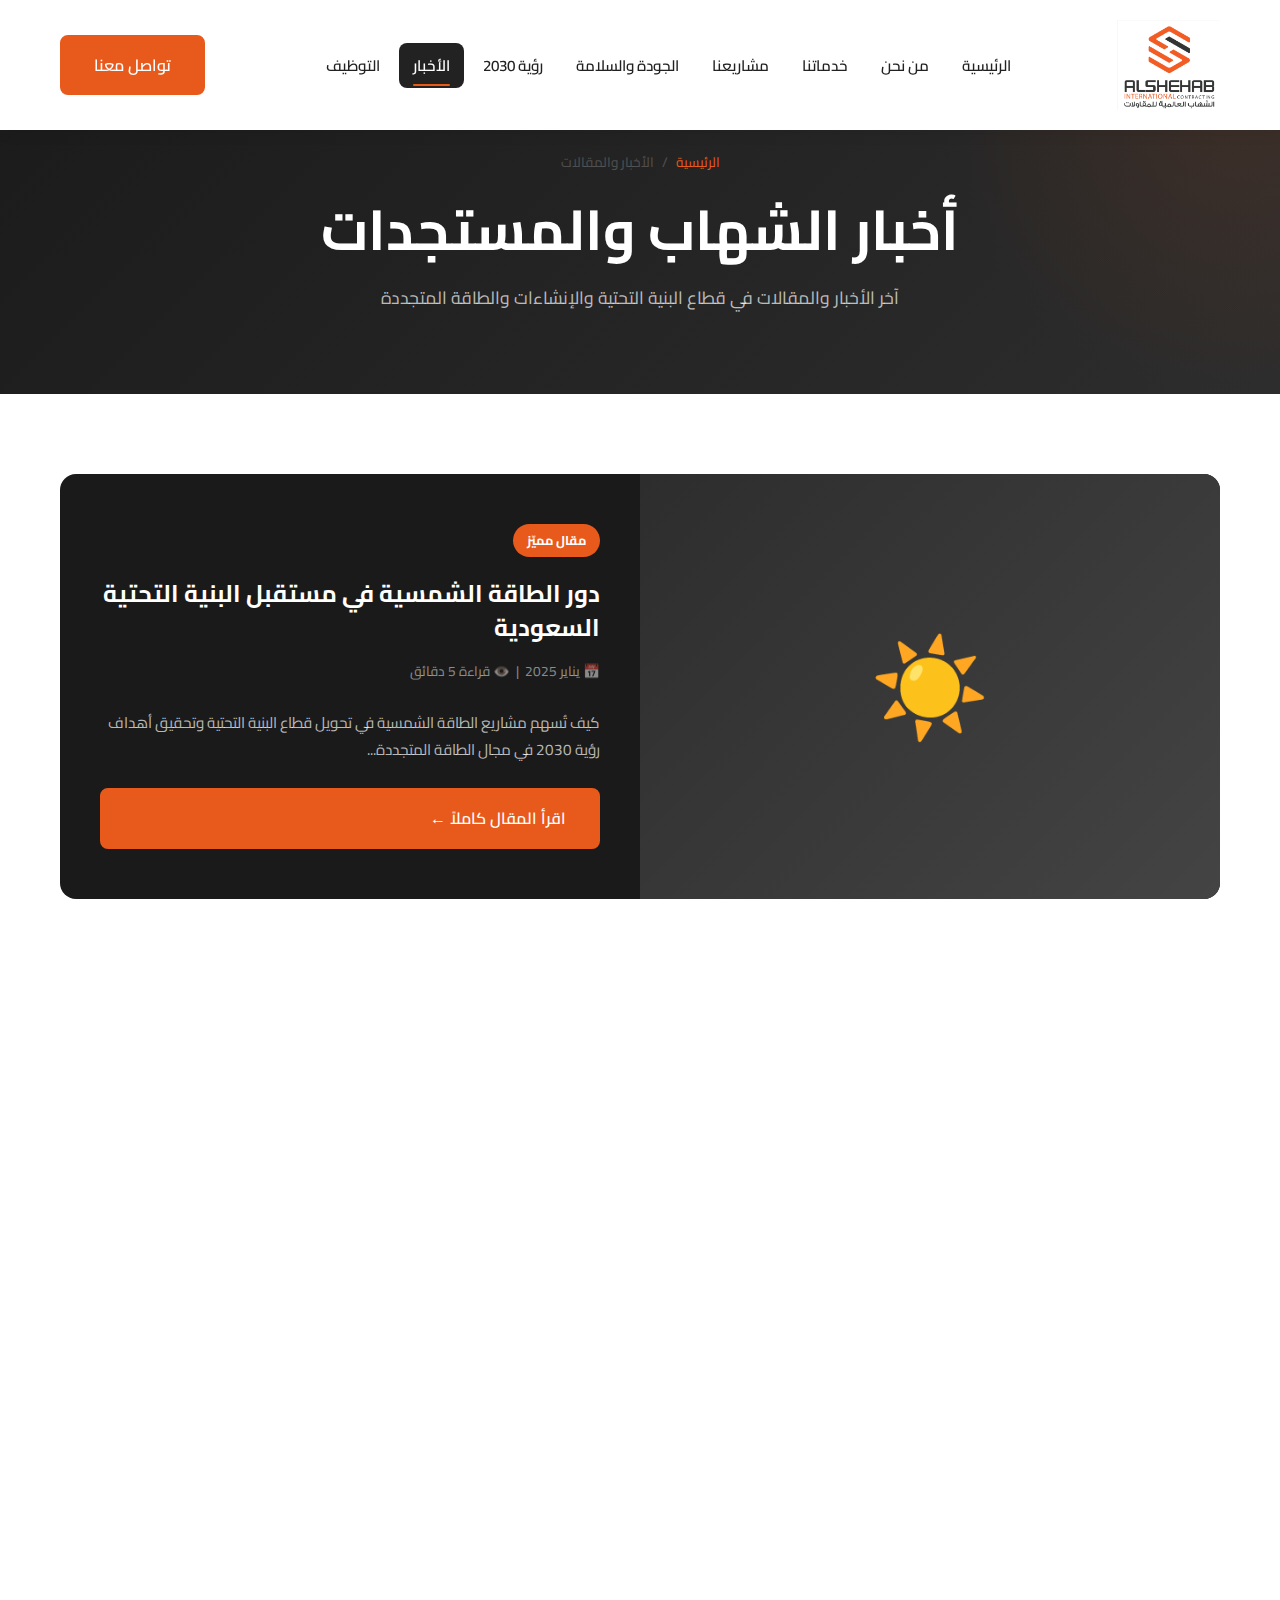
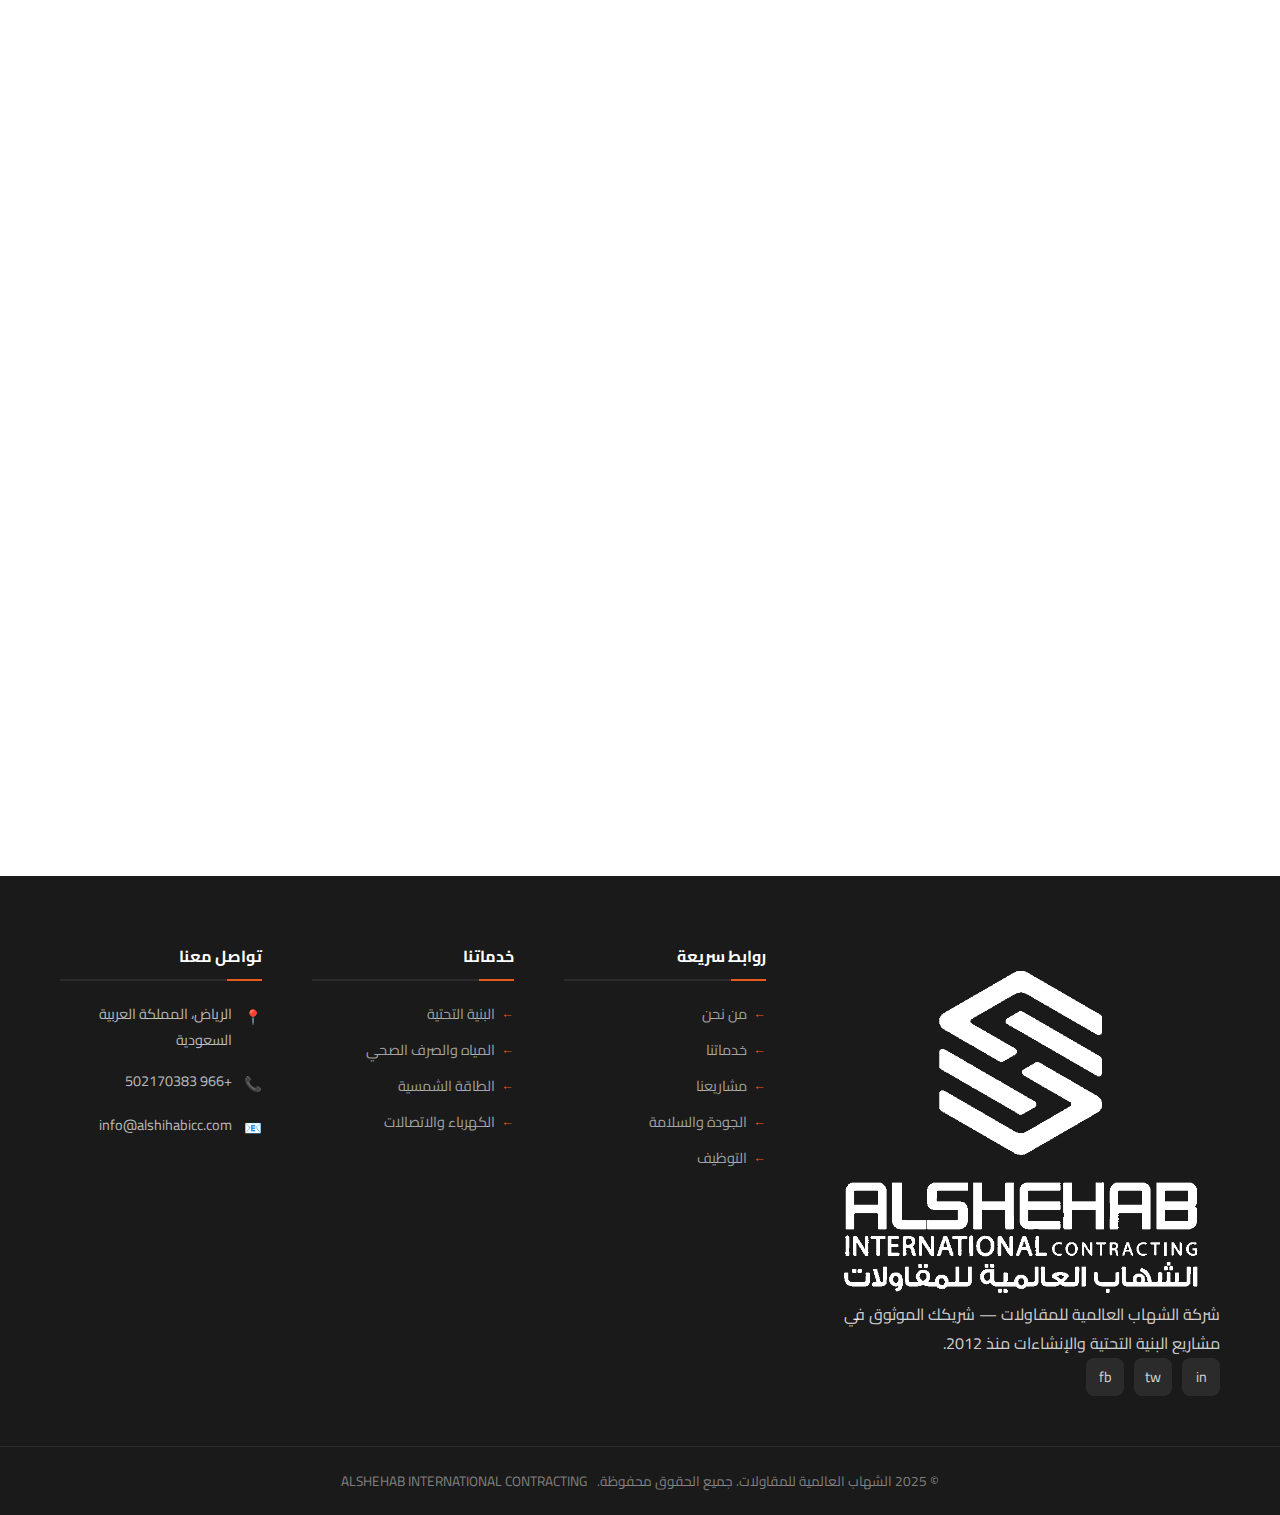
<file: news.html>
<!DOCTYPE html>
<html lang="ar" dir="rtl">
<head>
  <meta charset="UTF-8">
  <meta name="viewport" content="width=device-width, initial-scale=1.0">
  <meta name="description" content="أخبار ومقالات شركة الشهاب العالمية للمقاولات — آخر المستجدات في قطاع البنية التحتية والإنشاءات والطاقة المتجددة.">
  <title>الأخبار والمقالات | الشهاب العالمية للمقاولات</title>
  <link rel="stylesheet" href="css/style.css">
  <style>
    .news-grid {
      display: grid;
      grid-template-columns: repeat(3, 1fr);
      gap: 30px;
      margin-top: 50px;
    }
    .news-card {
      background: var(--white);
      border-radius: var(--radius-lg);
      overflow: hidden;
      box-shadow: var(--shadow);
      transition: var(--transition);
      border: 1px solid var(--gray-border);
    }
    .news-card:hover {
      transform: translateY(-5px);
      box-shadow: var(--shadow-hover);
      border-color: var(--primary);
    }
    .news-image {
      height: 200px;
      display: flex;
      align-items: center;
      justify-content: center;
      font-size: 3.5rem;
    }
    .news-body { padding: 25px; }
    .news-meta {
      display: flex;
      gap: 12px;
      margin-bottom: 12px;
      flex-wrap: wrap;
    }
    .news-category {
      background: rgba(232,90,27,0.1);
      color: var(--primary);
      padding: 4px 12px;
      border-radius: 50px;
      font-size: 0.78rem;
      font-weight: 700;
    }
    .news-date {
      color: var(--gray);
      font-size: 0.82rem;
      display: flex;
      align-items: center;
      gap: 4px;
    }
    .news-body h3 {
      color: var(--dark);
      font-size: 1.05rem;
      margin-bottom: 10px;
      line-height: 1.5;
    }
    .news-body p {
      color: var(--gray);
      font-size: 0.9rem;
      line-height: 1.7;
      margin-bottom: 18px;
    }
    .news-read-more {
      color: var(--primary);
      font-size: 0.9rem;
      font-weight: 600;
      display: inline-flex;
      align-items: center;
      gap: 5px;
      transition: var(--transition);
    }
    .news-card:hover .news-read-more { gap: 10px; }
    .featured-article {
      background: var(--dark);
      border-radius: var(--radius-lg);
      overflow: hidden;
      display: grid;
      grid-template-columns: 1fr 1fr;
      margin-bottom: 60px;
    }
    .featured-image {
      background: linear-gradient(135deg, #2D2D2D, #444);
      display: flex;
      align-items: center;
      justify-content: center;
      font-size: 6rem;
      min-height: 350px;
    }
    .featured-content {
      padding: 50px 40px;
      display: flex;
      flex-direction: column;
      justify-content: center;
    }
    .featured-badge {
      display: inline-block;
      background: var(--primary);
      color: white;
      padding: 5px 14px;
      border-radius: 50px;
      font-size: 0.8rem;
      font-weight: 700;
      margin-bottom: 20px;
      width: fit-content;
    }
    .featured-content h2 { color: white; margin-bottom: 15px; font-size: 1.5rem; line-height: 1.4; }
    .featured-content p { color: rgba(255,255,255,0.7); font-size: 0.95rem; line-height: 1.8; margin-bottom: 25px; }
    .featured-meta { color: rgba(255,255,255,0.5); font-size: 0.85rem; margin-bottom: 25px; }
    .newsletter-section {
      background: var(--gray-light);
      padding: 60px 0;
      text-align: center;
      margin-top: 60px;
      border-radius: var(--radius-lg);
    }
    .newsletter-form {
      display: flex;
      gap: 12px;
      justify-content: center;
      max-width: 500px;
      margin: 25px auto 0;
    }
    .newsletter-form input {
      flex: 1;
      padding: 13px 18px;
      border: 2px solid var(--gray-border);
      border-radius: var(--radius);
      font-family: var(--font-ar);
      font-size: 0.95rem;
      outline: none;
      direction: rtl;
    }
    .newsletter-form input:focus { border-color: var(--primary); }
    @media(max-width:768px) {
      .news-grid { grid-template-columns: 1fr; }
      .featured-article { grid-template-columns: 1fr; }
      .featured-image { min-height: 200px; }
      .newsletter-form { flex-direction: column; }
    }
  </style>
</head>
<body>

  <nav class="navbar">
    <div class="container">
      <div class="nav-inner">
        <a href="index.html" class="nav-logo"><img src="images/logo.png" alt="الشهاب العالمية للمقاولات"></a>
        <ul class="nav-menu">
          <li><a href="index.html" class="nav-link">الرئيسية</a></li>
          <li><a href="about.html" class="nav-link">من نحن</a></li>
          <li><a href="services.html" class="nav-link">خدماتنا</a></li>
          <li><a href="projects.html" class="nav-link">مشاريعنا</a></li>
          <li><a href="hse.html" class="nav-link">الجودة والسلامة</a></li>
          <li><a href="vision2030.html" class="nav-link">رؤية 2030</a></li>
          <li><a href="news.html" class="nav-link active">الأخبار</a></li>
          <li><a href="careers.html" class="nav-link">التوظيف</a></li>
        </ul>
        <a href="contact.html" class="btn btn-primary nav-cta">تواصل معنا</a>
        <button class="hamburger"><span></span><span></span><span></span></button>
      </div>
    </div>
  </nav>
  <div class="mobile-overlay"></div>
  <div class="mobile-menu">
    <a href="index.html" class="mobile-nav-link">الرئيسية</a>
    <a href="about.html" class="mobile-nav-link">من نحن</a>
    <a href="services.html" class="mobile-nav-link">خدماتنا</a>
    <a href="projects.html" class="mobile-nav-link">مشاريعنا</a>
    <a href="hse.html" class="mobile-nav-link">الجودة والسلامة</a>
    <a href="vision2030.html" class="mobile-nav-link">رؤية 2030</a>
    <a href="news.html" class="mobile-nav-link">الأخبار</a>
    <a href="contact.html" class="mobile-nav-link">تواصل معنا</a>
    <br>
    <a href="contact.html" class="btn btn-primary" style="width:100%;justify-content:center;">اطلب عرض سعر</a>
  </div>

  <!-- PAGE HERO -->
  <section class="page-hero">
    <div class="page-hero-content">
      <div class="breadcrumb">
        <a href="index.html">الرئيسية</a><span>/</span><span>الأخبار والمقالات</span>
      </div>
      <h1>أخبار الشهاب والمستجدات</h1>
      <p>آخر الأخبار والمقالات في قطاع البنية التحتية والإنشاءات والطاقة المتجددة</p>
    </div>
  </section>

  <section>
    <div class="container">

      <!-- FEATURED ARTICLE -->
      <div class="featured-article fade-in">
        <div class="featured-image">☀️</div>
        <div class="featured-content">
          <span class="featured-badge">مقال مميّز</span>
          <h2>دور الطاقة الشمسية في مستقبل البنية التحتية السعودية</h2>
          <div class="featured-meta">📅 يناير 2025 &nbsp;|&nbsp; 👁️ قراءة 5 دقائق</div>
          <p>كيف تُسهم مشاريع الطاقة الشمسية في تحويل قطاع البنية التحتية وتحقيق أهداف رؤية 2030 في مجال الطاقة المتجددة...</p>
          <a href="#" class="btn btn-primary">اقرأ المقال كاملاً ←</a>
        </div>
      </div>

      <!-- FILTER BAR -->
      <div class="filter-bar fade-in" style="margin-bottom:0;">
        <button class="filter-btn active" data-filter="all">الكل</button>
        <button class="filter-btn" data-filter="company">أخبار الشركة</button>
        <button class="filter-btn" data-filter="industry">قطاع البناء</button>
        <button class="filter-btn" data-filter="vision">رؤية 2030</button>
        <button class="filter-btn" data-filter="sustainability">الاستدامة</button>
      </div>

      <!-- NEWS GRID -->
      <div class="news-grid">

        <div class="news-card fade-in">
          <div class="news-image" style="background:linear-gradient(135deg,#1a3a5c,#2a5a8c);">💧</div>
          <div class="news-body">
            <div class="news-meta">
              <span class="news-category">أخبار الشركة</span>
              <span class="news-date">📅 ديسمبر 2024</span>
            </div>
            <h3>الشهاب تُكمل مشروع شبكة الصرف الصحي في الموعد المحدد</h3>
            <p>أعلنت شركة الشهاب العالمية للمقاولات عن إتمام مشروع شبكة الصرف الصحي في منطقة الرياض بنجاح وفي الموعد المحدد وضمن الميزانية المرصودة...</p>
            <a href="#" class="news-read-more">اقرأ المزيد →</a>
          </div>
        </div>

        <div class="news-card fade-in fade-in-delay-1">
          <div class="news-image" style="background:linear-gradient(135deg,#1a2a1a,#2a4a2a);">🌿</div>
          <div class="news-body">
            <div class="news-meta">
              <span class="news-category">الاستدامة</span>
              <span class="news-date">📅 نوفمبر 2024</span>
            </div>
            <h3>معايير HSE: لماذا هي غير قابلة للتفاوض في مشاريعنا؟</h3>
            <p>في هذا المقال نستعرض كيف تُطبّق الشهاب معايير الصحة والسلامة والبيئة في كل مرحلة من مراحل التنفيذ وما الفرق الذي يصنعه ذلك...</p>
            <a href="#" class="news-read-more">اقرأ المزيد →</a>
          </div>
        </div>

        <div class="news-card fade-in fade-in-delay-2">
          <div class="news-image" style="background:linear-gradient(135deg,#3a1a00,#6a3a00);">🇸🇦</div>
          <div class="news-body">
            <div class="news-meta">
              <span class="news-category">رؤية 2030</span>
              <span class="news-date">📅 أكتوبر 2024</span>
            </div>
            <h3>كيف تُساهم شركات المقاولات في تحقيق رؤية 2030؟</h3>
            <p>نستعرض دور قطاع الإنشاءات في دعم التحوّل الاقتصادي الكبير الذي تشهده المملكة ضمن مسيرة رؤية 2030 ومبادراتها التنموية الكبرى...</p>
            <a href="#" class="news-read-more">اقرأ المزيد →</a>
          </div>
        </div>

        <div class="news-card fade-in">
          <div class="news-image" style="background:linear-gradient(135deg,#2a2a2a,#4a4a4a);">🏗️</div>
          <div class="news-body">
            <div class="news-meta">
              <span class="news-category">قطاع البناء</span>
              <span class="news-date">📅 سبتمبر 2024</span>
            </div>
            <h3>أحدث تقنيات إدارة مشاريع البنية التحتية في 2024</h3>
            <p>نلقي الضوء على التقنيات الحديثة التي تُحدث ثورة في طريقة إدارة وتنفيذ مشاريع البنية التحتية الكبرى على المستوى العالمي والمحلي...</p>
            <a href="#" class="news-read-more">اقرأ المزيد →</a>
          </div>
        </div>

        <div class="news-card fade-in fade-in-delay-1">
          <div class="news-image" style="background:linear-gradient(135deg,#1a1a3a,#2a2a5a);">⚡</div>
          <div class="news-body">
            <div class="news-meta">
              <span class="news-category">الاستدامة</span>
              <span class="news-date">📅 أغسطس 2024</span>
            </div>
            <h3>الإنشاءات الخضراء: مستقبل قطاع البناء في المملكة</h3>
            <p>كيف تُغيّر معايير الاستدامة والبناء الأخضر وجه قطاع الإنشاءات في المملكة العربية السعودية، وما دور شركات المقاولات في هذا التحوّل...</p>
            <a href="#" class="news-read-more">اقرأ المزيد →</a>
          </div>
        </div>

        <div class="news-card fade-in fade-in-delay-2">
          <div class="news-image" style="background:linear-gradient(135deg,#003a3a,#005a5a);">💧</div>
          <div class="news-body">
            <div class="news-meta">
              <span class="news-category">قطاع البناء</span>
              <span class="news-date">📅 يوليو 2024</span>
            </div>
            <h3>شبكات الصرف الصحي: كيف تُسهم في التنمية الحضرية؟</h3>
            <p>نستعرض أهمية مشاريع شبكات المياه والصرف الصحي في دعم النمو الحضري المستدام وتحسين جودة الحياة في المدن السعودية...</p>
            <a href="#" class="news-read-more">اقرأ المزيد →</a>
          </div>
        </div>

      </div>

      <!-- NEWSLETTER -->
      <div class="newsletter-section fade-in">
        <h2 style="color:var(--dark);margin-bottom:10px;">ابقَ على اطّلاع دائم</h2>
        <p style="color:var(--gray);font-size:1rem;">اشترك في نشرتنا البريدية للحصول على آخر الأخبار والمقالات</p>
        <div class="newsletter-form">
          <input type="email" placeholder="أدخل بريدك الإلكتروني">
          <button class="btn btn-primary">اشترك الآن</button>
        </div>
      </div>

    </div>
  </section>

  <!-- FOOTER -->
  <footer>
    <div class="container">
      <div class="footer-grid">
        <div class="footer-brand">
       <img src="images/logo-white.png" alt="الشهاب">
          <p>شركة الشهاب العالمية للمقاولات — شريكك الموثوق في مشاريع البنية التحتية والإنشاءات منذ 2012.</p>
          <div class="footer-socials">
            <a href="#" class="social-btn">in</a>
            <a href="#" class="social-btn">tw</a>
            <a href="#" class="social-btn">fb</a>
          </div>
        </div>
        <div>
          <h4 class="footer-title">روابط سريعة</h4>
          <div class="footer-links">
            <a href="about.html" class="footer-link">من نحن</a>
            <a href="services.html" class="footer-link">خدماتنا</a>
            <a href="projects.html" class="footer-link">مشاريعنا</a>
            <a href="hse.html" class="footer-link">الجودة والسلامة</a>
            <a href="careers.html" class="footer-link">التوظيف</a>
          </div>
        </div>
        <div>
          <h4 class="footer-title">خدماتنا</h4>
          <div class="footer-links">
            <a href="services.html#infrastructure" class="footer-link">البنية التحتية</a>
            <a href="services.html#water" class="footer-link">المياه والصرف الصحي</a>
            <a href="services.html#solar" class="footer-link">الطاقة الشمسية</a>
            <a href="services.html#electrical" class="footer-link">الكهرباء والاتصالات</a>
          </div>
        </div>
        <div>
          <h4 class="footer-title">تواصل معنا</h4>
          <div class="footer-contact-item"><span class="icon">📍</span><span>الرياض، المملكة العربية السعودية</span></div>
          <div class="footer-contact-item"><span class="icon">📞</span><span><a href="tel:+966502170383" style="color:rgba(255,255,255,0.7)">+966 502170383</a></span></div>
          <div class="footer-contact-item"><span class="icon">📧</span><span><a href="mailto:info@alshihabicc.com" style="color:rgba(255,255,255,0.7)">info@alshihabicc.com</a></span></div>
        </div>
      </div>
    </div>
    <div class="footer-bottom">
      <div class="container" style="display:flex;justify-content:space-between;align-items:center;flex-wrap:wrap;gap:10px;">
        <span>© 2025 الشهاب العالمية للمقاولات. جميع الحقوق محفوظة.</span>
        <span>ALSHEHAB INTERNATIONAL CONTRACTING</span>
      </div>
    </div>
  </footer>

  <script src="js/main.js"></script>
</body>
</html>
</file>
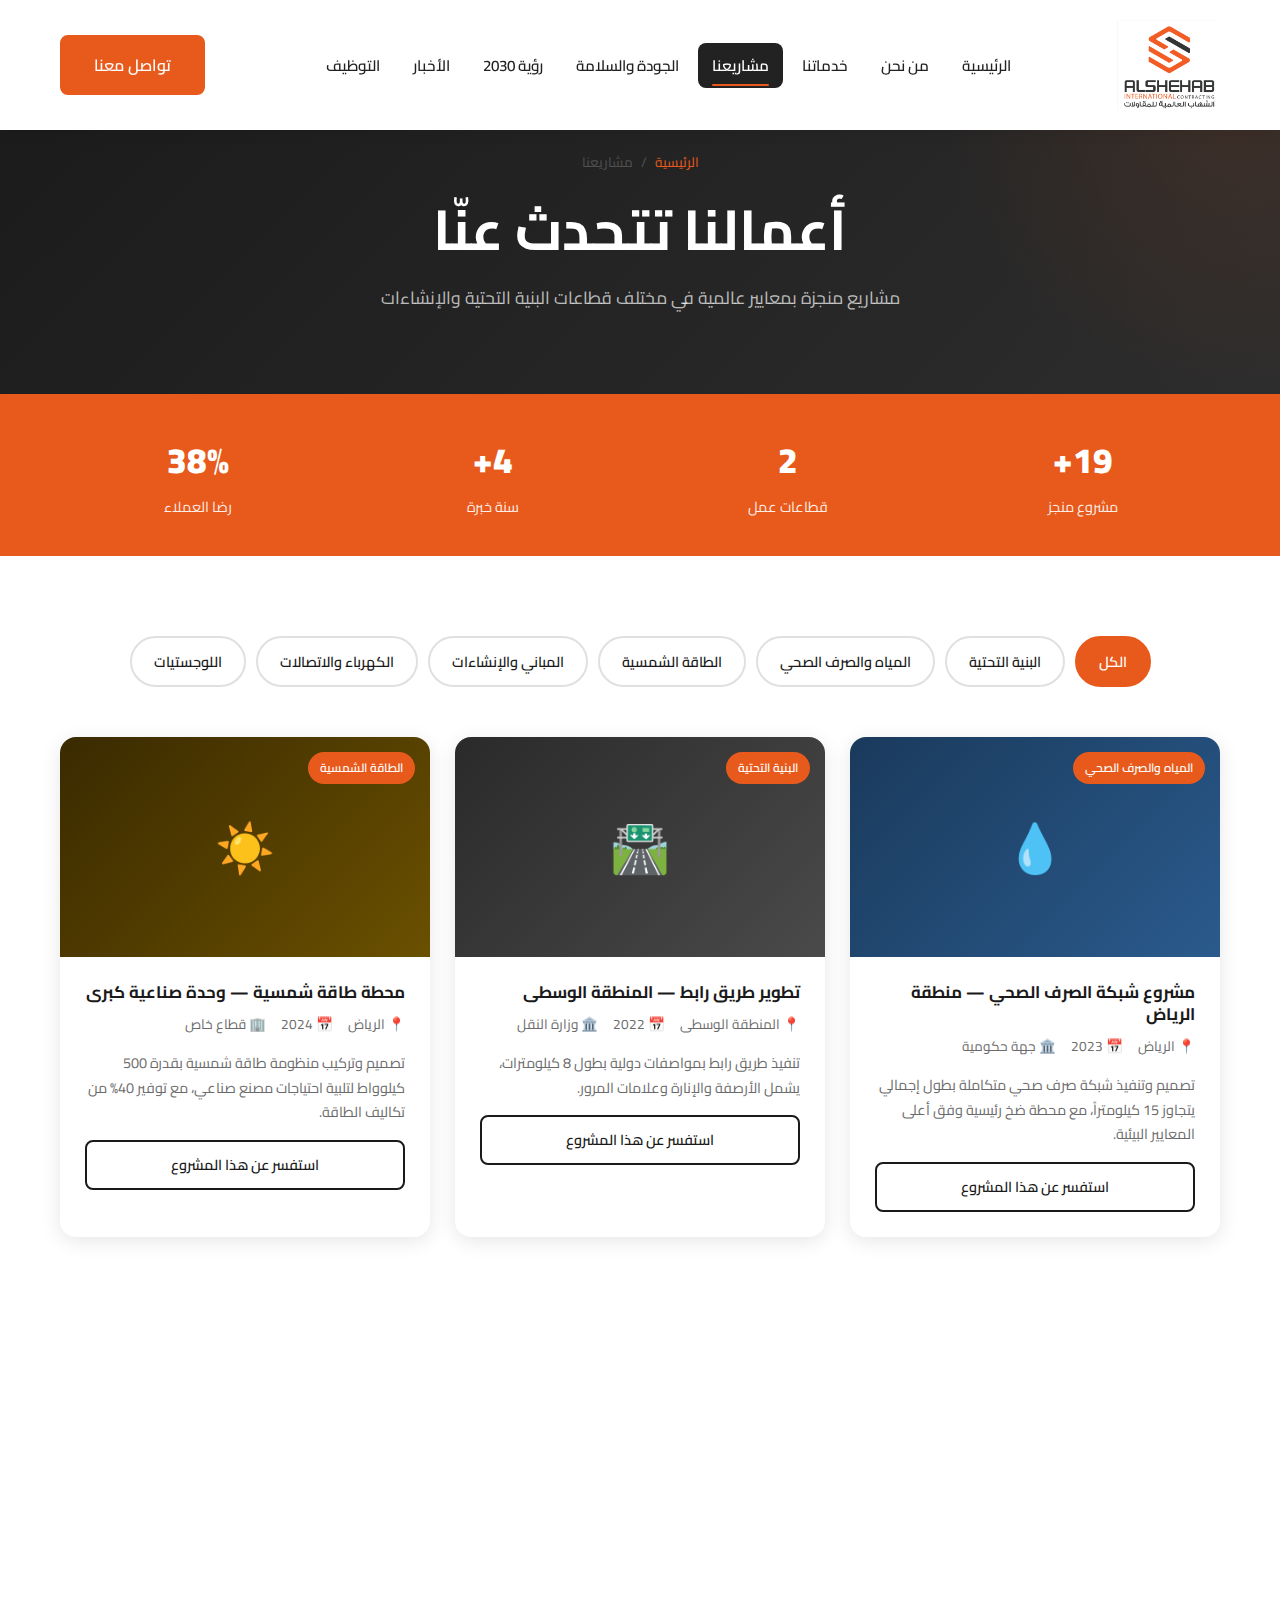
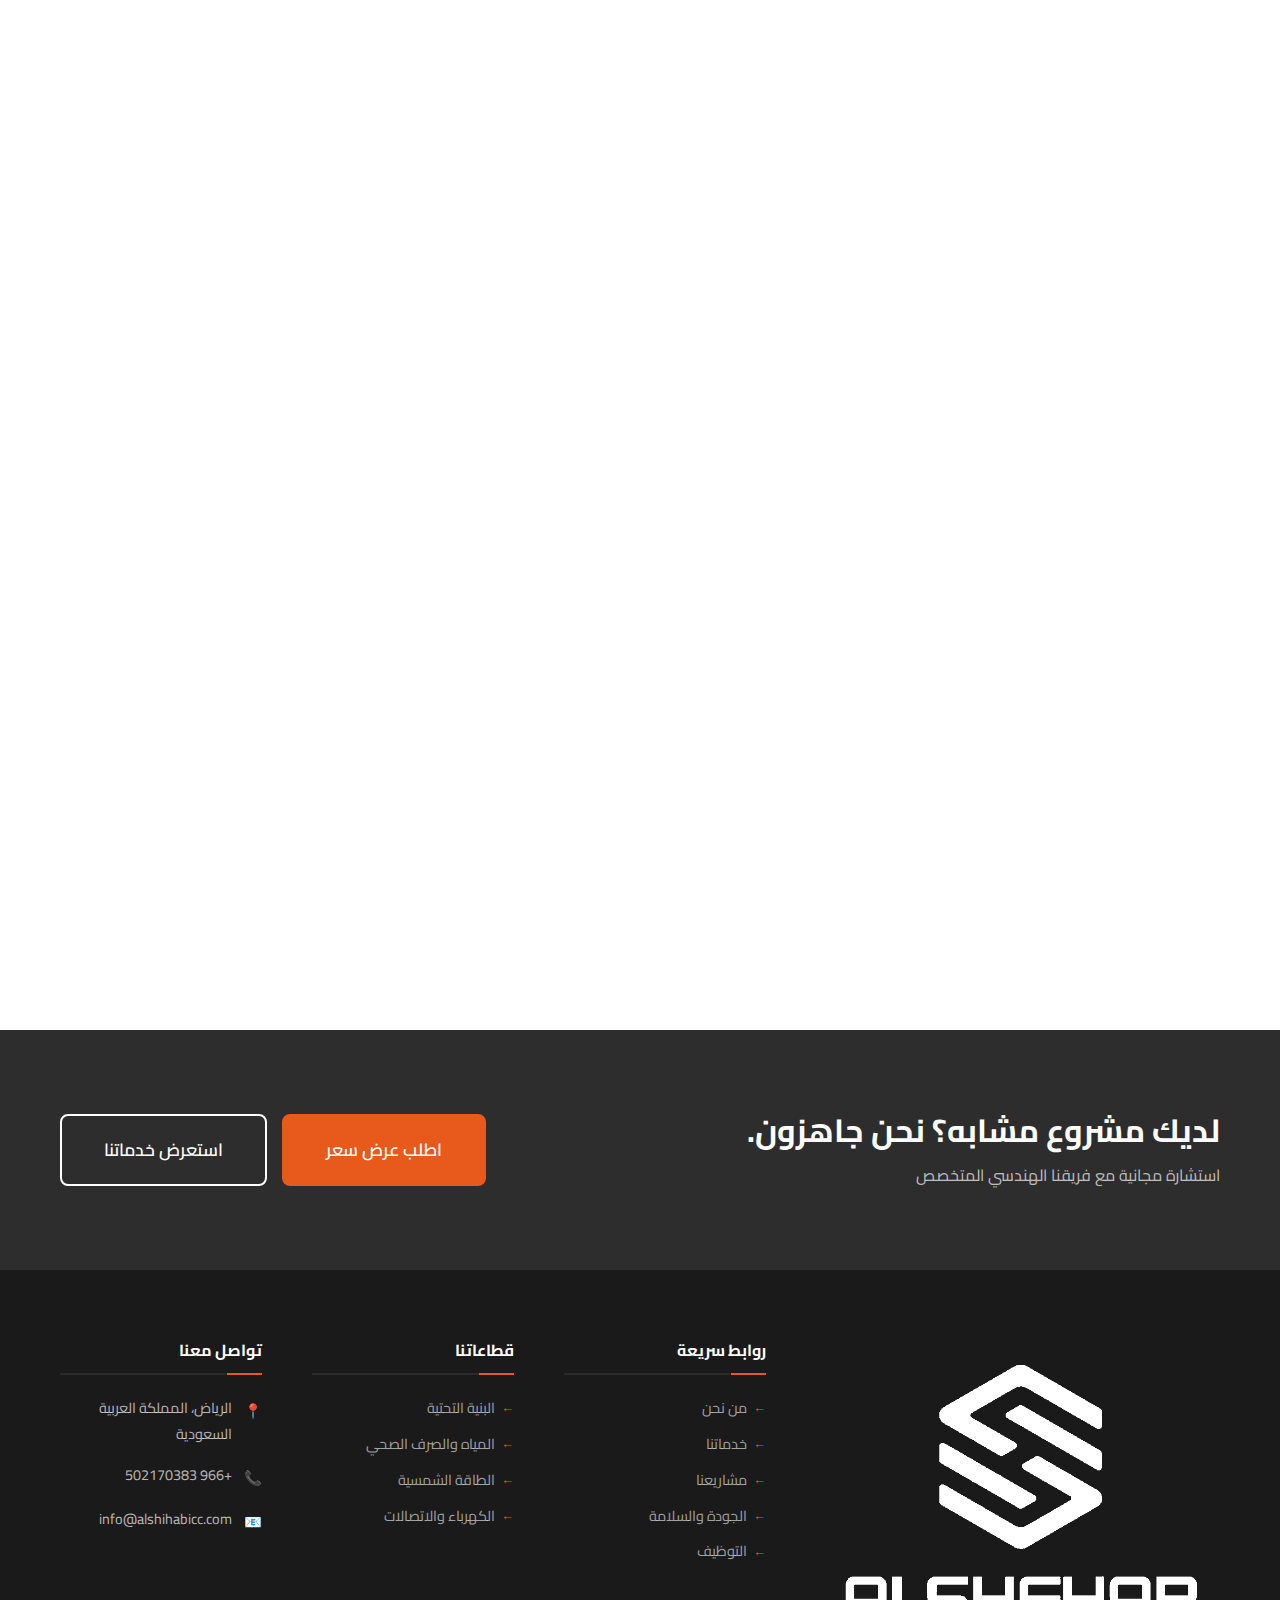
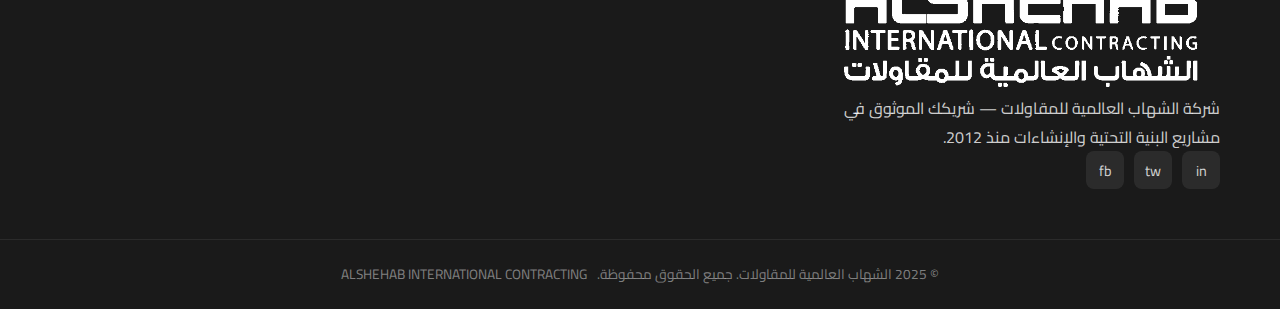
<file: projects.html>
<!DOCTYPE html>
<html lang="ar" dir="rtl">
<head>
  <meta charset="UTF-8">
  <meta name="viewport" content="width=device-width, initial-scale=1.0">
  <meta name="description" content="مشاريع شركة الشهاب العالمية للمقاولات في البنية التحتية، المياه، الطاقة الشمسية، والإنشاءات بالمملكة العربية السعودية.">
  <title>مشاريعنا | الشهاب العالمية للمقاولات</title>
  <link rel="stylesheet" href="css/style.css">
  <style>
    .project-card[data-sector] { transition: opacity 0.3s ease, transform 0.3s ease; }
    .case-study-banner {
      background: linear-gradient(135deg, var(--primary), var(--primary-dark));
      color: white;
      padding: 50px;
      border-radius: var(--radius-lg);
      margin-top: 60px;
      text-align: center;
    }
    .case-study-banner h3 { font-size: 1.6rem; margin-bottom: 12px; }
    .case-study-banner p { opacity: 0.9; margin-bottom: 25px; font-size: 1.05rem; }
  </style>
</head>
<body>

  <nav class="navbar">
    <div class="container">
      <div class="nav-inner">
        <a href="index.html" class="nav-logo"><img src="images/logo.png" alt="الشهاب العالمية للمقاولات"></a>
        <ul class="nav-menu">
          <li><a href="index.html" class="nav-link">الرئيسية</a></li>
          <li><a href="about.html" class="nav-link">من نحن</a></li>
          <li><a href="services.html" class="nav-link">خدماتنا</a></li>
          <li><a href="projects.html" class="nav-link active">مشاريعنا</a></li>
          <li><a href="hse.html" class="nav-link">الجودة والسلامة</a></li>
          <li><a href="vision2030.html" class="nav-link">رؤية 2030</a></li>
          <li><a href="news.html" class="nav-link">الأخبار</a></li>
          <li><a href="careers.html" class="nav-link">التوظيف</a></li>
        </ul>
        <a href="contact.html" class="btn btn-primary nav-cta">تواصل معنا</a>
        <button class="hamburger"><span></span><span></span><span></span></button>
      </div>
    </div>
  </nav>
  <div class="mobile-overlay"></div>
  <div class="mobile-menu">
    <a href="index.html" class="mobile-nav-link">الرئيسية</a>
    <a href="about.html" class="mobile-nav-link">من نحن</a>
    <a href="services.html" class="mobile-nav-link">خدماتنا</a>
    <a href="projects.html" class="mobile-nav-link">مشاريعنا</a>
    <a href="hse.html" class="mobile-nav-link">الجودة والسلامة</a>
    <a href="vision2030.html" class="mobile-nav-link">رؤية 2030</a>
    <a href="careers.html" class="mobile-nav-link">التوظيف</a>
    <a href="contact.html" class="mobile-nav-link">تواصل معنا</a>
    <br>
    <a href="contact.html" class="btn btn-primary" style="width:100%;justify-content:center;">اطلب عرض سعر</a>
  </div>

  <!-- PAGE HERO -->
  <section class="page-hero">
    <div class="page-hero-content">
      <div class="breadcrumb">
        <a href="index.html">الرئيسية</a><span>/</span><span>مشاريعنا</span>
      </div>
      <h1>أعمالنا تتحدث عنّا</h1>
      <p>مشاريع منجزة بمعايير عالمية في مختلف قطاعات البنية التحتية والإنشاءات</p>
    </div>
  </section>

  <!-- STATS BAR -->
  <div style="background:var(--primary);padding:35px 0;">
    <div class="container">
      <div style="display:grid;grid-template-columns:repeat(4,1fr);gap:20px;text-align:center;">
        <div style="color:white;"><span style="font-size:2.2rem;font-weight:900;display:block;"><span data-count="50" data-suffix="+">0+</span></span><span style="font-size:0.9rem;opacity:0.9;">مشروع منجز</span></div>
        <div style="color:white;"><span style="font-size:2.2rem;font-weight:900;display:block;"><span data-count="6">0</span></span><span style="font-size:0.9rem;opacity:0.9;">قطاعات عمل</span></div>
        <div style="color:white;"><span style="font-size:2.2rem;font-weight:900;display:block;"><span data-count="12" data-suffix="+">0+</span></span><span style="font-size:0.9rem;opacity:0.9;">سنة خبرة</span></div>
        <div style="color:white;"><span style="font-size:2.2rem;font-weight:900;display:block;"><span data-count="100" data-suffix="%">0%</span></span><span style="font-size:0.9rem;opacity:0.9;">رضا العملاء</span></div>
      </div>
    </div>
  </div>

  <!-- PROJECTS SECTION -->
  <section>
    <div class="container">

      <!-- FILTER BAR -->
      <div class="filter-bar fade-in">
        <button class="filter-btn active" data-filter="all">الكل</button>
        <button class="filter-btn" data-filter="infrastructure">البنية التحتية</button>
        <button class="filter-btn" data-filter="water">المياه والصرف الصحي</button>
        <button class="filter-btn" data-filter="solar">الطاقة الشمسية</button>
        <button class="filter-btn" data-filter="buildings">المباني والإنشاءات</button>
        <button class="filter-btn" data-filter="electrical">الكهرباء والاتصالات</button>
        <button class="filter-btn" data-filter="logistics">اللوجستيات</button>
      </div>

      <!-- PROJECTS GRID -->
      <div class="projects-masonry">

        <div class="project-card fade-in" data-sector="water">
          <div class="project-image">
            <div class="project-image-placeholder" style="background:linear-gradient(135deg,#1a3a5c,#2a5a8c);">💧</div>
            <span class="project-tag">المياه والصرف الصحي</span>
          </div>
          <div class="project-info">
            <h3>مشروع شبكة الصرف الصحي — منطقة الرياض</h3>
            <div class="project-meta">
              <span>📍 الرياض</span>
              <span>📅 2023</span>
              <span>🏛️ جهة حكومية</span>
            </div>
            <p style="color:var(--gray);font-size:0.9rem;margin-bottom:15px;line-height:1.7;">
              تصميم وتنفيذ شبكة صرف صحي متكاملة بطول إجمالي يتجاوز 15 كيلومتراً، مع محطة ضخ رئيسية وفق أعلى المعايير البيئية.
            </p>
            <a href="contact.html" class="btn btn-outline-dark btn-sm">استفسر عن هذا المشروع</a>
          </div>
        </div>

        <div class="project-card fade-in fade-in-delay-1" data-sector="infrastructure">
          <div class="project-image">
            <div class="project-image-placeholder" style="background:linear-gradient(135deg,#2a2a2a,#4a4a4a);">🛣️</div>
            <span class="project-tag">البنية التحتية</span>
          </div>
          <div class="project-info">
            <h3>تطوير طريق رابط — المنطقة الوسطى</h3>
            <div class="project-meta">
              <span>📍 المنطقة الوسطى</span>
              <span>📅 2022</span>
              <span>🏛️ وزارة النقل</span>
            </div>
            <p style="color:var(--gray);font-size:0.9rem;margin-bottom:15px;line-height:1.7;">
              تنفيذ طريق رابط بمواصفات دولية بطول 8 كيلومترات، يشمل الأرصفة والإنارة وعلامات المرور.
            </p>
            <a href="contact.html" class="btn btn-outline-dark btn-sm">استفسر عن هذا المشروع</a>
          </div>
        </div>

        <div class="project-card fade-in fade-in-delay-2" data-sector="solar">
          <div class="project-image">
            <div class="project-image-placeholder" style="background:linear-gradient(135deg,#3a2a00,#6a5000);">☀️</div>
            <span class="project-tag">الطاقة الشمسية</span>
          </div>
          <div class="project-info">
            <h3>محطة طاقة شمسية — وحدة صناعية كبرى</h3>
            <div class="project-meta">
              <span>📍 الرياض</span>
              <span>📅 2024</span>
              <span>🏢 قطاع خاص</span>
            </div>
            <p style="color:var(--gray);font-size:0.9rem;margin-bottom:15px;line-height:1.7;">
              تصميم وتركيب منظومة طاقة شمسية بقدرة 500 كيلوواط لتلبية احتياجات مصنع صناعي، مع توفير 40% من تكاليف الطاقة.
            </p>
            <a href="contact.html" class="btn btn-outline-dark btn-sm">استفسر عن هذا المشروع</a>
          </div>
        </div>

        <div class="project-card fade-in" data-sector="electrical">
          <div class="project-image">
            <div class="project-image-placeholder" style="background:linear-gradient(135deg,#1a1a3a,#2a2a5a);">⚡</div>
            <span class="project-tag">الكهرباء والاتصالات</span>
          </div>
          <div class="project-info">
            <h3>تمديدات كهربائية — مجمع سكني متكامل</h3>
            <div class="project-meta">
              <span>📍 الرياض</span>
              <span>📅 2023</span>
              <span>🏢 مطوّر عقاري</span>
            </div>
            <p style="color:var(--gray);font-size:0.9rem;margin-bottom:15px;line-height:1.7;">
              تنفيذ كامل أعمال التمديدات الكهربائية وشبكات الاتصالات لمجمع سكني يضم أكثر من 200 وحدة سكنية.
            </p>
            <a href="contact.html" class="btn btn-outline-dark btn-sm">استفسر عن هذا المشروع</a>
          </div>
        </div>

        <div class="project-card fade-in fade-in-delay-1" data-sector="buildings">
          <div class="project-image">
            <div class="project-image-placeholder" style="background:linear-gradient(135deg,#1a2a1a,#2a4a2a);">🏛️</div>
            <span class="project-tag">المباني والإنشاءات</span>
          </div>
          <div class="project-info">
            <h3>إعادة تأهيل مبنى حكومي — الرياض</h3>
            <div class="project-meta">
              <span>📍 الرياض</span>
              <span>📅 2022</span>
              <span>🏛️ جهة حكومية</span>
            </div>
            <p style="color:var(--gray);font-size:0.9rem;margin-bottom:15px;line-height:1.7;">
              إعادة تأهيل شاملة لمبنى حكومي تاريخي يشمل التشطيبات الداخلية والخارجية وتحديث الأنظمة الكهربائية والصحية.
            </p>
            <a href="contact.html" class="btn btn-outline-dark btn-sm">استفسر عن هذا المشروع</a>
          </div>
        </div>

        <div class="project-card fade-in fade-in-delay-2" data-sector="water">
          <div class="project-image">
            <div class="project-image-placeholder" style="background:linear-gradient(135deg,#003a3a,#005a5a);">🌊</div>
            <span class="project-tag">شبكات الري</span>
          </div>
          <div class="project-info">
            <h3>شبكة ري ذكية — مشروع زراعي</h3>
            <div class="project-meta">
              <span>📍 المنطقة الوسطى</span>
              <span>📅 2023</span>
              <span>🏢 قطاع خاص</span>
            </div>
            <p style="color:var(--gray);font-size:0.9rem;margin-bottom:15px;line-height:1.7;">
              تصميم وتنفيذ شبكة ري ذكية موفرة للمياه تغطي مساحة 500 هكتار مع أنظمة تحكم تلقائي متطورة.
            </p>
            <a href="contact.html" class="btn btn-outline-dark btn-sm">استفسر عن هذا المشروع</a>
          </div>
        </div>

        <div class="project-card fade-in" data-sector="logistics">
          <div class="project-image">
            <div class="project-image-placeholder" style="background:linear-gradient(135deg,#2a1a00,#4a3a00);">🚛</div>
            <span class="project-tag">اللوجستيات والتوريد</span>
          </div>
          <div class="project-info">
            <h3>إدارة سلسلة إمداد — مشروع نفط وغاز</h3>
            <div class="project-meta">
              <span>📍 المنطقة الشرقية</span>
              <span>📅 2024</span>
              <span>🏢 شركة طاقة</span>
            </div>
            <p style="color:var(--gray);font-size:0.9rem;margin-bottom:15px;line-height:1.7;">
              إدارة متكاملة لسلسلة الإمداد والنقل الثقيل لمشروع بنية تحتية كبير في قطاع النفط والغاز لمدة 18 شهراً.
            </p>
            <a href="contact.html" class="btn btn-outline-dark btn-sm">استفسر عن هذا المشروع</a>
          </div>
        </div>

        <div class="project-card fade-in fade-in-delay-1" data-sector="infrastructure">
          <div class="project-image">
            <div class="project-image-placeholder" style="background:linear-gradient(135deg,#3a1a1a,#5a2a2a);">🏗️</div>
            <span class="project-tag">البنية التحتية</span>
          </div>
          <div class="project-info">
            <h3>تطوير منطقة صناعية — المرافق والخدمات</h3>
            <div class="project-meta">
              <span>📍 الرياض</span>
              <span>📅 2021</span>
              <span>🏛️ هيئة حكومية</span>
            </div>
            <p style="color:var(--gray);font-size:0.9rem;margin-bottom:15px;line-height:1.7;">
              تطوير شامل لبنية تحتية منطقة صناعية يشمل الطرق الداخلية وشبكات المياه والصرف الصحي والكهرباء.
            </p>
            <a href="contact.html" class="btn btn-outline-dark btn-sm">استفسر عن هذا المشروع</a>
          </div>
        </div>

        <div class="project-card fade-in fade-in-delay-2" data-sector="solar">
          <div class="project-image">
            <div class="project-image-placeholder" style="background:linear-gradient(135deg,#2a3a00,#4a6a00);">🌿</div>
            <span class="project-tag">الطاقة الشمسية</span>
          </div>
          <div class="project-info">
            <h3>نظام طاقة شمسية — مجمع تعليمي</h3>
            <div class="project-meta">
              <span>📍 الرياض</span>
              <span>📅 2024</span>
              <span>🏛️ وزارة التعليم</span>
            </div>
            <p style="color:var(--gray);font-size:0.9rem;margin-bottom:15px;line-height:1.7;">
              تركيب منظومة طاقة شمسية متكاملة لمجمع تعليمي يضم 5 مبانٍ، ضمن مبادرات الاستدامة في رؤية 2030.
            </p>
            <a href="contact.html" class="btn btn-outline-dark btn-sm">استفسر عن هذا المشروع</a>
          </div>
        </div>

      </div>

      <!-- CASE STUDY BANNER -->
      <div class="case-study-banner fade-in">
        <h3>هل تريد معرفة تفاصيل أعمق عن مشاريعنا؟</h3>
        <p>فريقنا مستعد لتقديم دراسات حالة مفصّلة (Case Studies) لأي مشروع يهمّك</p>
        <a href="contact.html" class="btn btn-outline btn-lg">طلب دراسة حالة مفصّلة ←</a>
      </div>

    </div>
  </section>

  <!-- CTA -->
  <section class="cta-section">
    <div class="container">
      <div class="cta-inner">
        <div>
          <h2>لديك مشروع مشابه؟ نحن جاهزون.</h2>
          <p>استشارة مجانية مع فريقنا الهندسي المتخصص</p>
        </div>
        <div class="cta-buttons">
          <a href="contact.html" class="btn btn-primary btn-lg">اطلب عرض سعر</a>
          <a href="services.html" class="btn btn-outline btn-lg">استعرض خدماتنا</a>
        </div>
      </div>
    </div>
  </section>

  <!-- FOOTER -->
  <footer>
    <div class="container">
      <div class="footer-grid">
        <div class="footer-brand">
          <img src="images/logo-white.png" alt="الشهاب">
          <p>شركة الشهاب العالمية للمقاولات — شريكك الموثوق في مشاريع البنية التحتية والإنشاءات منذ 2012.</p>
          <div class="footer-socials">
            <a href="#" class="social-btn">in</a>
            <a href="#" class="social-btn">tw</a>
            <a href="#" class="social-btn">fb</a>
          </div>
        </div>
        <div>
          <h4 class="footer-title">روابط سريعة</h4>
          <div class="footer-links">
            <a href="about.html" class="footer-link">من نحن</a>
            <a href="services.html" class="footer-link">خدماتنا</a>
            <a href="projects.html" class="footer-link">مشاريعنا</a>
            <a href="hse.html" class="footer-link">الجودة والسلامة</a>
            <a href="careers.html" class="footer-link">التوظيف</a>
          </div>
        </div>
        <div>
          <h4 class="footer-title">قطاعاتنا</h4>
          <div class="footer-links">
            <a href="services.html#infrastructure" class="footer-link">البنية التحتية</a>
            <a href="services.html#water" class="footer-link">المياه والصرف الصحي</a>
            <a href="services.html#solar" class="footer-link">الطاقة الشمسية</a>
            <a href="services.html#electrical" class="footer-link">الكهرباء والاتصالات</a>
          </div>
        </div>
        <div>
          <h4 class="footer-title">تواصل معنا</h4>
          <div class="footer-contact-item"><span class="icon">📍</span><span>الرياض، المملكة العربية السعودية</span></div>
          <div class="footer-contact-item"><span class="icon">📞</span><span><a href="tel:+966502170383" style="color:rgba(255,255,255,0.7)">+966 502170383</a></span></div>
          <div class="footer-contact-item"><span class="icon">📧</span><span><a href="mailto:info@alshihabicc.com" style="color:rgba(255,255,255,0.7)">info@alshihabicc.com</a></span></div>
        </div>
      </div>
    </div>
    <div class="footer-bottom">
      <div class="container" style="display:flex;justify-content:space-between;align-items:center;flex-wrap:wrap;gap:10px;">
        <span>© 2025 الشهاب العالمية للمقاولات. جميع الحقوق محفوظة.</span>
        <span>ALSHEHAB INTERNATIONAL CONTRACTING</span>
      </div>
    </div>
  </footer>

  <script src="js/main.js"></script>
</body>
</html>
</file>
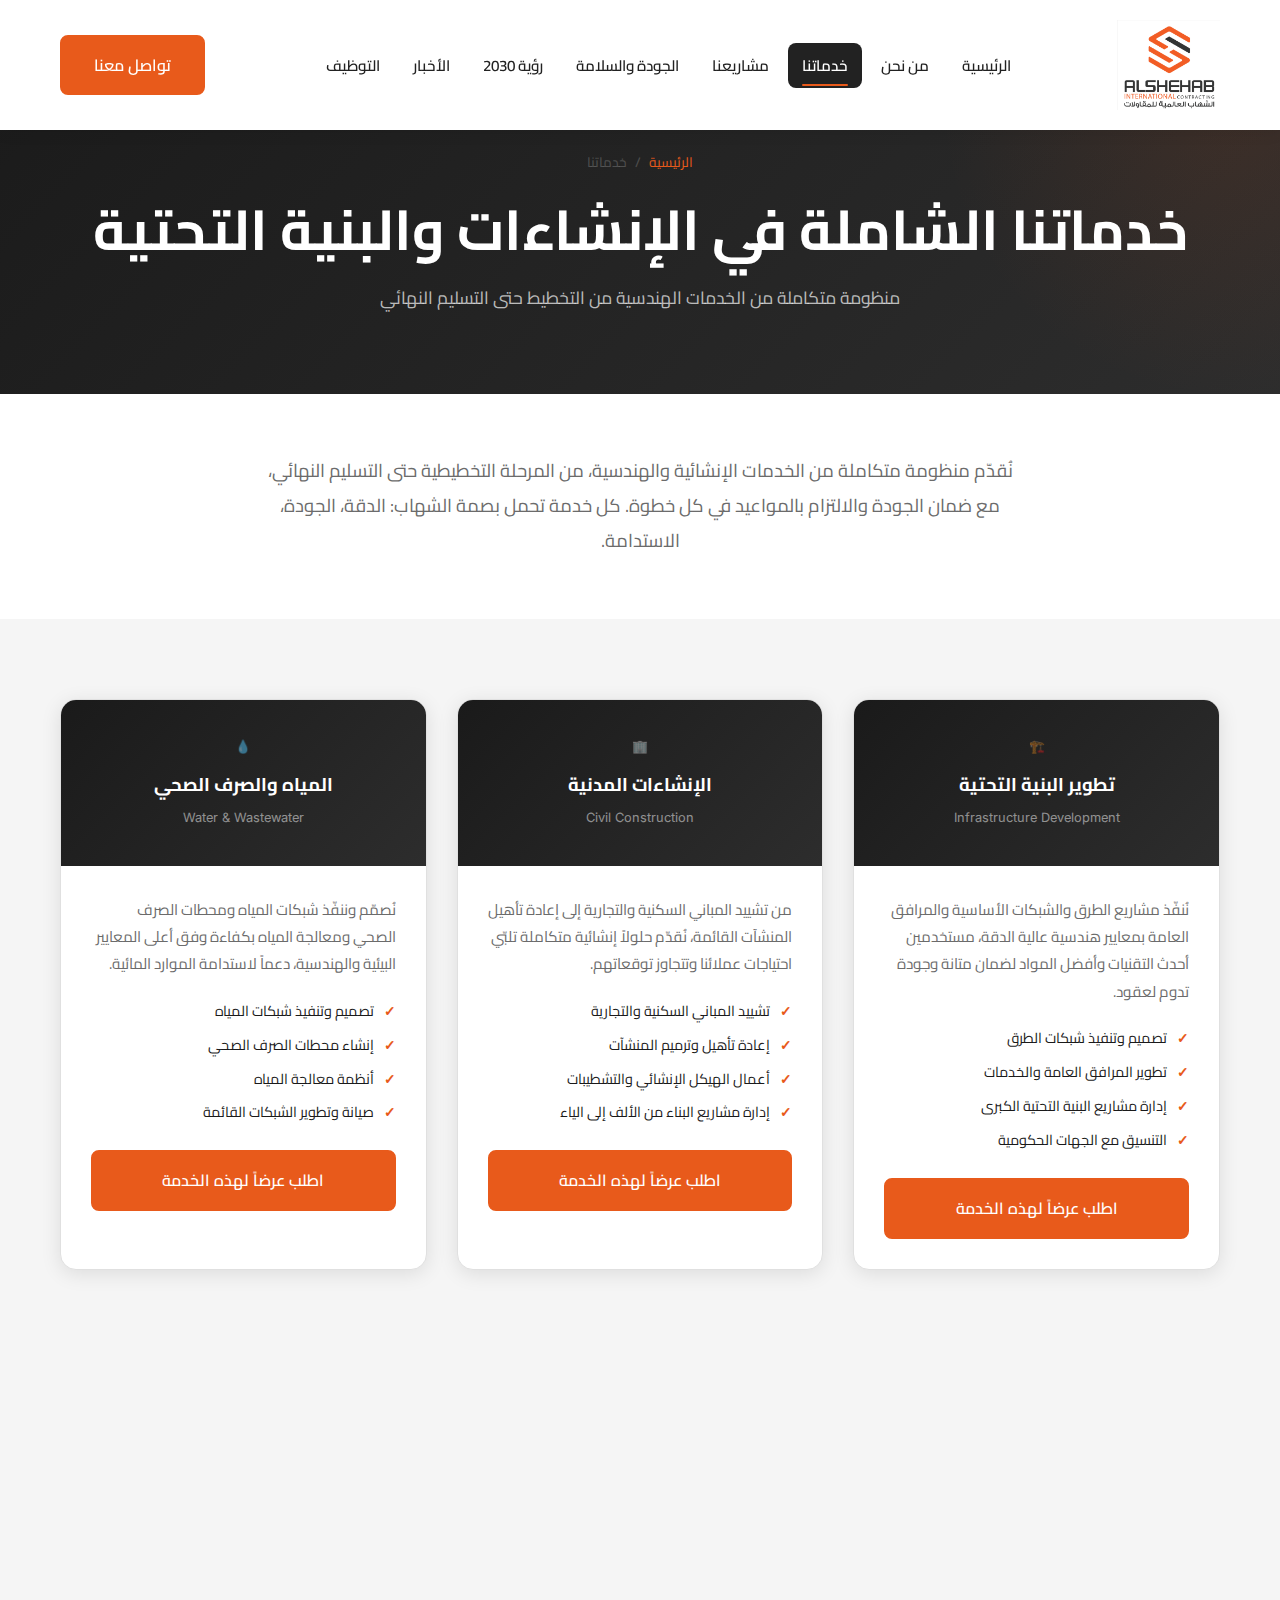
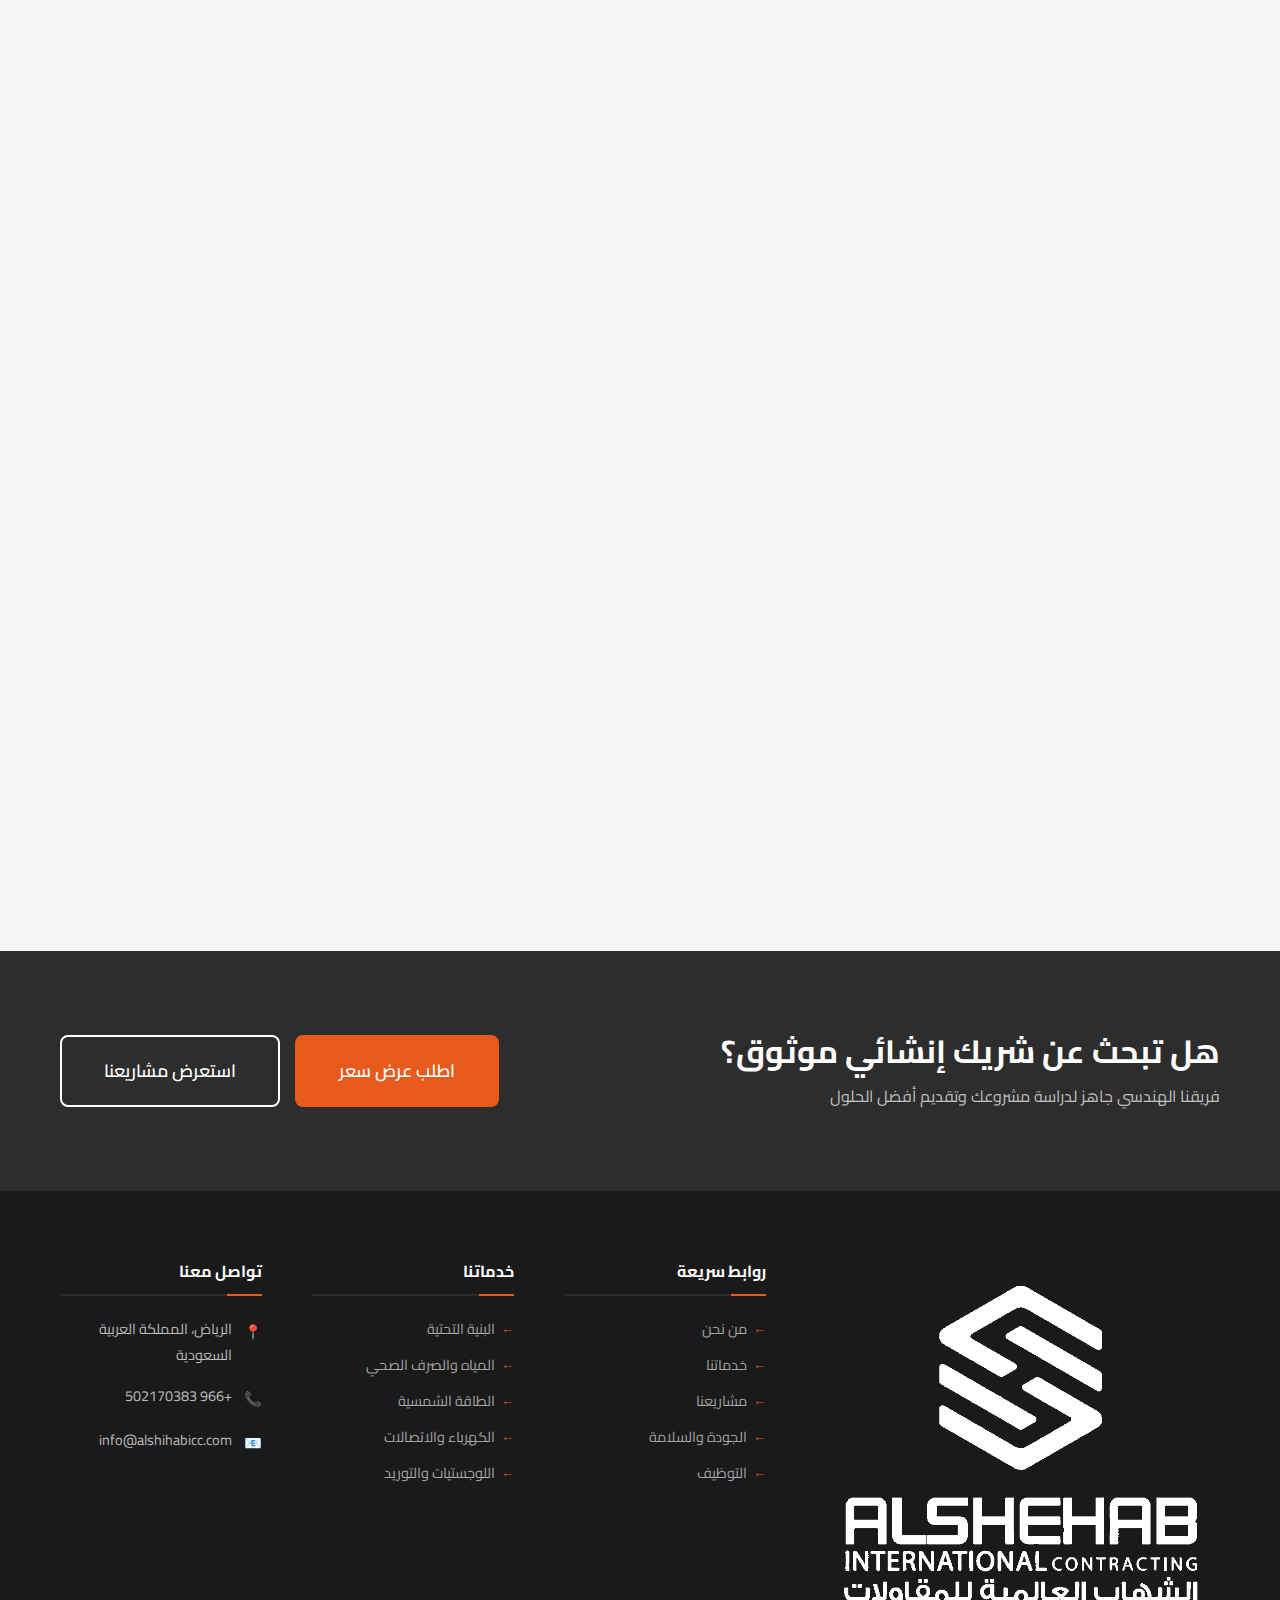
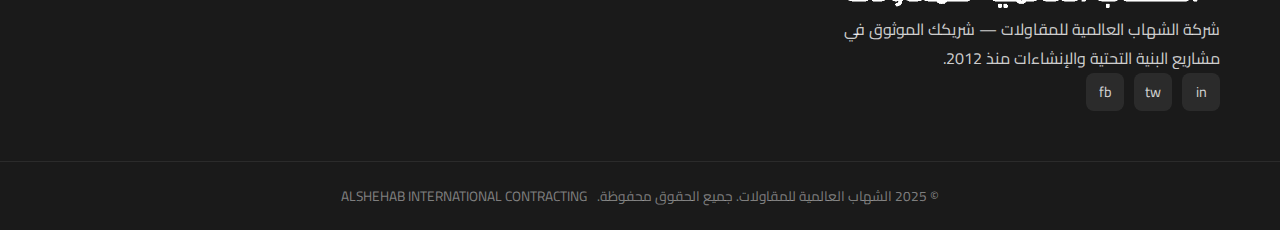
<file: services.html>
<!DOCTYPE html>
<html lang="ar" dir="rtl">
<head>
  <meta charset="UTF-8">
  <meta name="viewport" content="width=device-width, initial-scale=1.0">
  <meta name="description" content="خدمات شركة الشهاب العالمية للمقاولات: البنية التحتية، المياه، الطاقة الشمسية، الكهرباء، الاتصالات، اللوجستيات.">
  <title>خدماتنا | الشهاب العالمية للمقاولات</title>
  <link rel="stylesheet" href="css/style.css">
</head>
<body>

  <nav class="navbar">
    <div class="container">
      <div class="nav-inner">
        <a href="index.html" class="nav-logo"><img src="images/logo.png" alt="الشهاب العالمية للمقاولات"></a>
        <ul class="nav-menu">
          <li><a href="index.html" class="nav-link">الرئيسية</a></li>
          <li><a href="about.html" class="nav-link">من نحن</a></li>
          <li><a href="services.html" class="nav-link active">خدماتنا</a></li>
          <li><a href="projects.html" class="nav-link">مشاريعنا</a></li>
          <li><a href="hse.html" class="nav-link">الجودة والسلامة</a></li>
          <li><a href="vision2030.html" class="nav-link">رؤية 2030</a></li>
          <li><a href="news.html" class="nav-link">الأخبار</a></li>
          <li><a href="careers.html" class="nav-link">التوظيف</a></li>
        </ul>
        <a href="contact.html" class="btn btn-primary nav-cta">تواصل معنا</a>
        <button class="hamburger"><span></span><span></span><span></span></button>
      </div>
    </div>
  </nav>
  <div class="mobile-overlay"></div>
  <div class="mobile-menu">
    <a href="index.html" class="mobile-nav-link">الرئيسية</a>
    <a href="about.html" class="mobile-nav-link">من نحن</a>
    <a href="services.html" class="mobile-nav-link">خدماتنا</a>
    <a href="projects.html" class="mobile-nav-link">مشاريعنا</a>
    <a href="hse.html" class="mobile-nav-link">الجودة والسلامة</a>
    <a href="vision2030.html" class="mobile-nav-link">رؤية 2030</a>
    <a href="careers.html" class="mobile-nav-link">التوظيف</a>
    <a href="contact.html" class="mobile-nav-link">تواصل معنا</a>
    <br>
    <a href="contact.html" class="btn btn-primary" style="width:100%;justify-content:center;">اطلب عرض سعر</a>
  </div>

  <!-- PAGE HERO -->
  <section class="page-hero">
    <div class="page-hero-content">
      <div class="breadcrumb">
        <a href="index.html">الرئيسية</a><span>/</span><span>خدماتنا</span>
      </div>
      <h1>خدماتنا الشاملة في الإنشاءات والبنية التحتية</h1>
      <p>منظومة متكاملة من الخدمات الهندسية من التخطيط حتى التسليم النهائي</p>
    </div>
  </section>

  <!-- INTRO -->
  <section style="padding:60px 0;background:var(--white);text-align:center;">
    <div class="container" style="max-width:800px;">
      <p style="font-size:1.15rem;color:var(--gray);line-height:1.9;">
        نُقدّم منظومة متكاملة من الخدمات الإنشائية والهندسية، من المرحلة التخطيطية حتى التسليم النهائي،
        مع ضمان الجودة والالتزام بالمواعيد في كل خطوة. كل خدمة تحمل بصمة الشهاب: الدقة، الجودة، الاستدامة.
      </p>
    </div>
  </section>

  <!-- SERVICES DETAILED -->
  <section style="background:var(--gray-light);">
    <div class="container">
      <div class="services-detailed-grid">

        <!-- 1 -->
        <div class="service-detail-card fade-in" id="infrastructure">
          <div class="service-detail-header">
            <span class="service-detail-icon">🏗️</span>
            <h3>تطوير البنية التحتية</h3>
            <span>Infrastructure Development</span>
          </div>
          <div class="service-detail-body">
            <p>نُنفّذ مشاريع الطرق والشبكات الأساسية والمرافق العامة بمعايير هندسية عالية الدقة، مستخدمين أحدث التقنيات وأفضل المواد لضمان متانة وجودة تدوم لعقود.</p>
            <div class="service-features">
              <div class="service-feature-item">تصميم وتنفيذ شبكات الطرق</div>
              <div class="service-feature-item">تطوير المرافق العامة والخدمات</div>
              <div class="service-feature-item">إدارة مشاريع البنية التحتية الكبرى</div>
              <div class="service-feature-item">التنسيق مع الجهات الحكومية</div>
            </div>
            <a href="contact.html" class="btn btn-primary" style="width:100%;justify-content:center;">اطلب عرضاً لهذه الخدمة</a>
          </div>
        </div>

        <!-- 2 -->
        <div class="service-detail-card fade-in fade-in-delay-1" id="construction">
          <div class="service-detail-header">
            <span class="service-detail-icon">🏢</span>
            <h3>الإنشاءات المدنية</h3>
            <span>Civil Construction</span>
          </div>
          <div class="service-detail-body">
            <p>من تشييد المباني السكنية والتجارية إلى إعادة تأهيل المنشآت القائمة، نُقدّم حلولاً إنشائية متكاملة تلبّي احتياجات عملائنا وتتجاوز توقعاتهم.</p>
            <div class="service-features">
              <div class="service-feature-item">تشييد المباني السكنية والتجارية</div>
              <div class="service-feature-item">إعادة تأهيل وترميم المنشآت</div>
              <div class="service-feature-item">أعمال الهيكل الإنشائي والتشطيبات</div>
              <div class="service-feature-item">إدارة مشاريع البناء من الألف إلى الياء</div>
            </div>
            <a href="contact.html" class="btn btn-primary" style="width:100%;justify-content:center;">اطلب عرضاً لهذه الخدمة</a>
          </div>
        </div>

        <!-- 3 -->
        <div class="service-detail-card fade-in fade-in-delay-2" id="water">
          <div class="service-detail-header">
            <span class="service-detail-icon">💧</span>
            <h3>المياه والصرف الصحي</h3>
            <span>Water & Wastewater</span>
          </div>
          <div class="service-detail-body">
            <p>نُصمّم وننفّذ شبكات المياه ومحطات الصرف الصحي ومعالجة المياه بكفاءة وفق أعلى المعايير البيئية والهندسية، دعماً لاستدامة الموارد المائية.</p>
            <div class="service-features">
              <div class="service-feature-item">تصميم وتنفيذ شبكات المياه</div>
              <div class="service-feature-item">إنشاء محطات الصرف الصحي</div>
              <div class="service-feature-item">أنظمة معالجة المياه</div>
              <div class="service-feature-item">صيانة وتطوير الشبكات القائمة</div>
            </div>
            <a href="contact.html" class="btn btn-primary" style="width:100%;justify-content:center;">اطلب عرضاً لهذه الخدمة</a>
          </div>
        </div>

        <!-- 4 -->
        <div class="service-detail-card fade-in" id="solar">
          <div class="service-detail-header">
            <span class="service-detail-icon">☀️</span>
            <h3>الطاقة الشمسية والمتجددة</h3>
            <span>Solar & Renewable Energy</span>
          </div>
          <div class="service-detail-body">
            <p>نُصمم وننصّب الأنظمة الشمسية للمشاريع الصناعية والسكنية والحكومية، مُساهمين في تحقيق أهداف المملكة للطاقة المتجددة ضمن رؤية 2030.</p>
            <div class="service-features">
              <div class="service-feature-item">تصميم وتركيب الألواح الشمسية</div>
              <div class="service-feature-item">أنظمة تخزين الطاقة</div>
              <div class="service-feature-item">حلول الطاقة للمشاريع الصناعية</div>
              <div class="service-feature-item">الصيانة الدورية للأنظمة</div>
            </div>
            <a href="contact.html" class="btn btn-primary" style="width:100%;justify-content:center;">اطلب عرضاً لهذه الخدمة</a>
          </div>
        </div>

        <!-- 5 -->
        <div class="service-detail-card fade-in fade-in-delay-1" id="electrical">
          <div class="service-detail-header">
            <span class="service-detail-icon">⚡</span>
            <h3>الكهرباء والاتصالات</h3>
            <span>Electrical & Telecom Networks</span>
          </div>
          <div class="service-detail-body">
            <p>نُنفّذ أعمال التمديدات الكهربائية وشبكات الفايبر والاتصالات بدقة واحترافية، وفق أحدث المعايير الدولية للسلامة والجودة.</p>
            <div class="service-features">
              <div class="service-feature-item">تمديدات الكهرباء الصناعية والسكنية</div>
              <div class="service-feature-item">شبكات الفايبر والاتصالات</div>
              <div class="service-feature-item">أنظمة الطاقة الاحتياطية UPS</div>
              <div class="service-feature-item">لوحات التحكم الكهربائية</div>
            </div>
            <a href="contact.html" class="btn btn-primary" style="width:100%;justify-content:center;">اطلب عرضاً لهذه الخدمة</a>
          </div>
        </div>

        <!-- 6 -->
        <div class="service-detail-card fade-in fade-in-delay-2" id="irrigation">
          <div class="service-detail-header">
            <span class="service-detail-icon">🌊</span>
            <h3>شبكات المياه والري</h3>
            <span>Water & Irrigation Networks</span>
          </div>
          <div class="service-detail-body">
            <p>نُقدّم حلول تمديدات شبكات الري والمياه للمشاريع الزراعية والعمرانية والصناعية، مع التركيز على الكفاءة في استهلاك الموارد المائية.</p>
            <div class="service-features">
              <div class="service-feature-item">تصميم شبكات الري الحديثة</div>
              <div class="service-feature-item">تمديدات خطوط المياه الرئيسية</div>
              <div class="service-feature-item">أنظمة الري الذكية وتوفير المياه</div>
              <div class="service-feature-item">صيانة وتطوير الشبكات القائمة</div>
            </div>
            <a href="contact.html" class="btn btn-primary" style="width:100%;justify-content:center;">اطلب عرضاً لهذه الخدمة</a>
          </div>
        </div>

        <!-- 7 -->
        <div class="service-detail-card fade-in" id="buildings">
          <div class="service-detail-header">
            <span class="service-detail-icon">🏛️</span>
            <h3>بناء وإعادة تأهيل المباني</h3>
            <span>Buildings & Rehabilitation</span>
          </div>
          <div class="service-detail-body">
            <p>نُشيّد المباني ونُعيد تأهيلها بأسلوب يجمع بين الجماليات العصرية ومتطلبات الوظيفة والاستدامة، سواء للقطاع الحكومي أو الخاص.</p>
            <div class="service-features">
              <div class="service-feature-item">إنشاء المباني الحكومية والتجارية</div>
              <div class="service-feature-item">ترميم وإعادة تأهيل المنشآت القديمة</div>
              <div class="service-feature-item">تحسين الكفاءة الطاقوية للمباني</div>
              <div class="service-feature-item">أعمال التشطيبات الداخلية والخارجية</div>
            </div>
            <a href="contact.html" class="btn btn-primary" style="width:100%;justify-content:center;">اطلب عرضاً لهذه الخدمة</a>
          </div>
        </div>

        <!-- 8 -->
        <div class="service-detail-card fade-in fade-in-delay-1" id="logistics">
          <div class="service-detail-header">
            <span class="service-detail-icon">🚛</span>
            <h3>التوريد واللوجستيات والنقل</h3>
            <span>Logistics, Supply & Transport</span>
          </div>
          <div class="service-detail-body">
            <p>نُوفّر خدمات التوريد وإدارة سلاسل الإمداد والنقل الثقيل لمشاريع الإنشاءات الكبرى، مما يضمن استمرارية التنفيذ وجاهزية الموقع في جميع الأوقات.</p>
            <div class="service-features">
              <div class="service-feature-item">توريد مواد البناء والمعدات</div>
              <div class="service-feature-item">إدارة سلاسل الإمداد للمشاريع</div>
              <div class="service-feature-item">نقل المعدات الثقيلة</div>
              <div class="service-feature-item">إدارة المستودعات والتخزين</div>
            </div>
            <a href="contact.html" class="btn btn-primary" style="width:100%;justify-content:center;">اطلب عرضاً لهذه الخدمة</a>
          </div>
        </div>

      </div>
    </div>
  </section>

  <!-- CTA -->
  <section class="cta-section">
    <div class="container">
      <div class="cta-inner">
        <div>
          <h2>هل تبحث عن شريك إنشائي موثوق؟</h2>
          <p>فريقنا الهندسي جاهز لدراسة مشروعك وتقديم أفضل الحلول</p>
        </div>
        <div class="cta-buttons">
          <a href="contact.html" class="btn btn-primary btn-lg">اطلب عرض سعر</a>
          <a href="projects.html" class="btn btn-outline btn-lg">استعرض مشاريعنا</a>
        </div>
      </div>
    </div>
  </section>

  <!-- FOOTER -->
  <footer>
    <div class="container">
      <div class="footer-grid">
        <div class="footer-brand">
          <img src="images/logo-white.png" alt="الشهاب">
          <p>شركة الشهاب العالمية للمقاولات — شريكك الموثوق في مشاريع البنية التحتية والإنشاءات منذ 2012.</p>
          <div class="footer-socials">
            <a href="#" class="social-btn">in</a>
            <a href="#" class="social-btn">tw</a>
            <a href="#" class="social-btn">fb</a>
          </div>
        </div>
        <div>
          <h4 class="footer-title">روابط سريعة</h4>
          <div class="footer-links">
            <a href="about.html" class="footer-link">من نحن</a>
            <a href="services.html" class="footer-link">خدماتنا</a>
            <a href="projects.html" class="footer-link">مشاريعنا</a>
            <a href="hse.html" class="footer-link">الجودة والسلامة</a>
            <a href="careers.html" class="footer-link">التوظيف</a>
          </div>
        </div>
        <div>
          <h4 class="footer-title">خدماتنا</h4>
          <div class="footer-links">
            <a href="#infrastructure" class="footer-link">البنية التحتية</a>
            <a href="#water" class="footer-link">المياه والصرف الصحي</a>
            <a href="#solar" class="footer-link">الطاقة الشمسية</a>
            <a href="#electrical" class="footer-link">الكهرباء والاتصالات</a>
            <a href="#logistics" class="footer-link">اللوجستيات والتوريد</a>
          </div>
        </div>
        <div>
          <h4 class="footer-title">تواصل معنا</h4>
          <div class="footer-contact-item"><span class="icon">📍</span><span>الرياض، المملكة العربية السعودية</span></div>
          <div class="footer-contact-item"><span class="icon">📞</span><span><a href="tel:+966502170383" style="color:rgba(255,255,255,0.7)">+966 502170383</a></span></div>
          <div class="footer-contact-item"><span class="icon">📧</span><span><a href="mailto:info@alshihabicc.com" style="color:rgba(255,255,255,0.7)">info@alshihabicc.com</a></span></div>
        </div>
      </div>
    </div>
    <div class="footer-bottom">
      <div class="container" style="display:flex;justify-content:space-between;align-items:center;flex-wrap:wrap;gap:10px;">
        <span>© 2025 الشهاب العالمية للمقاولات. جميع الحقوق محفوظة.</span>
        <span>ALSHEHAB INTERNATIONAL CONTRACTING</span>
      </div>
    </div>
  </footer>

  <script src="js/main.js"></script>
</body>
</html>
</file>
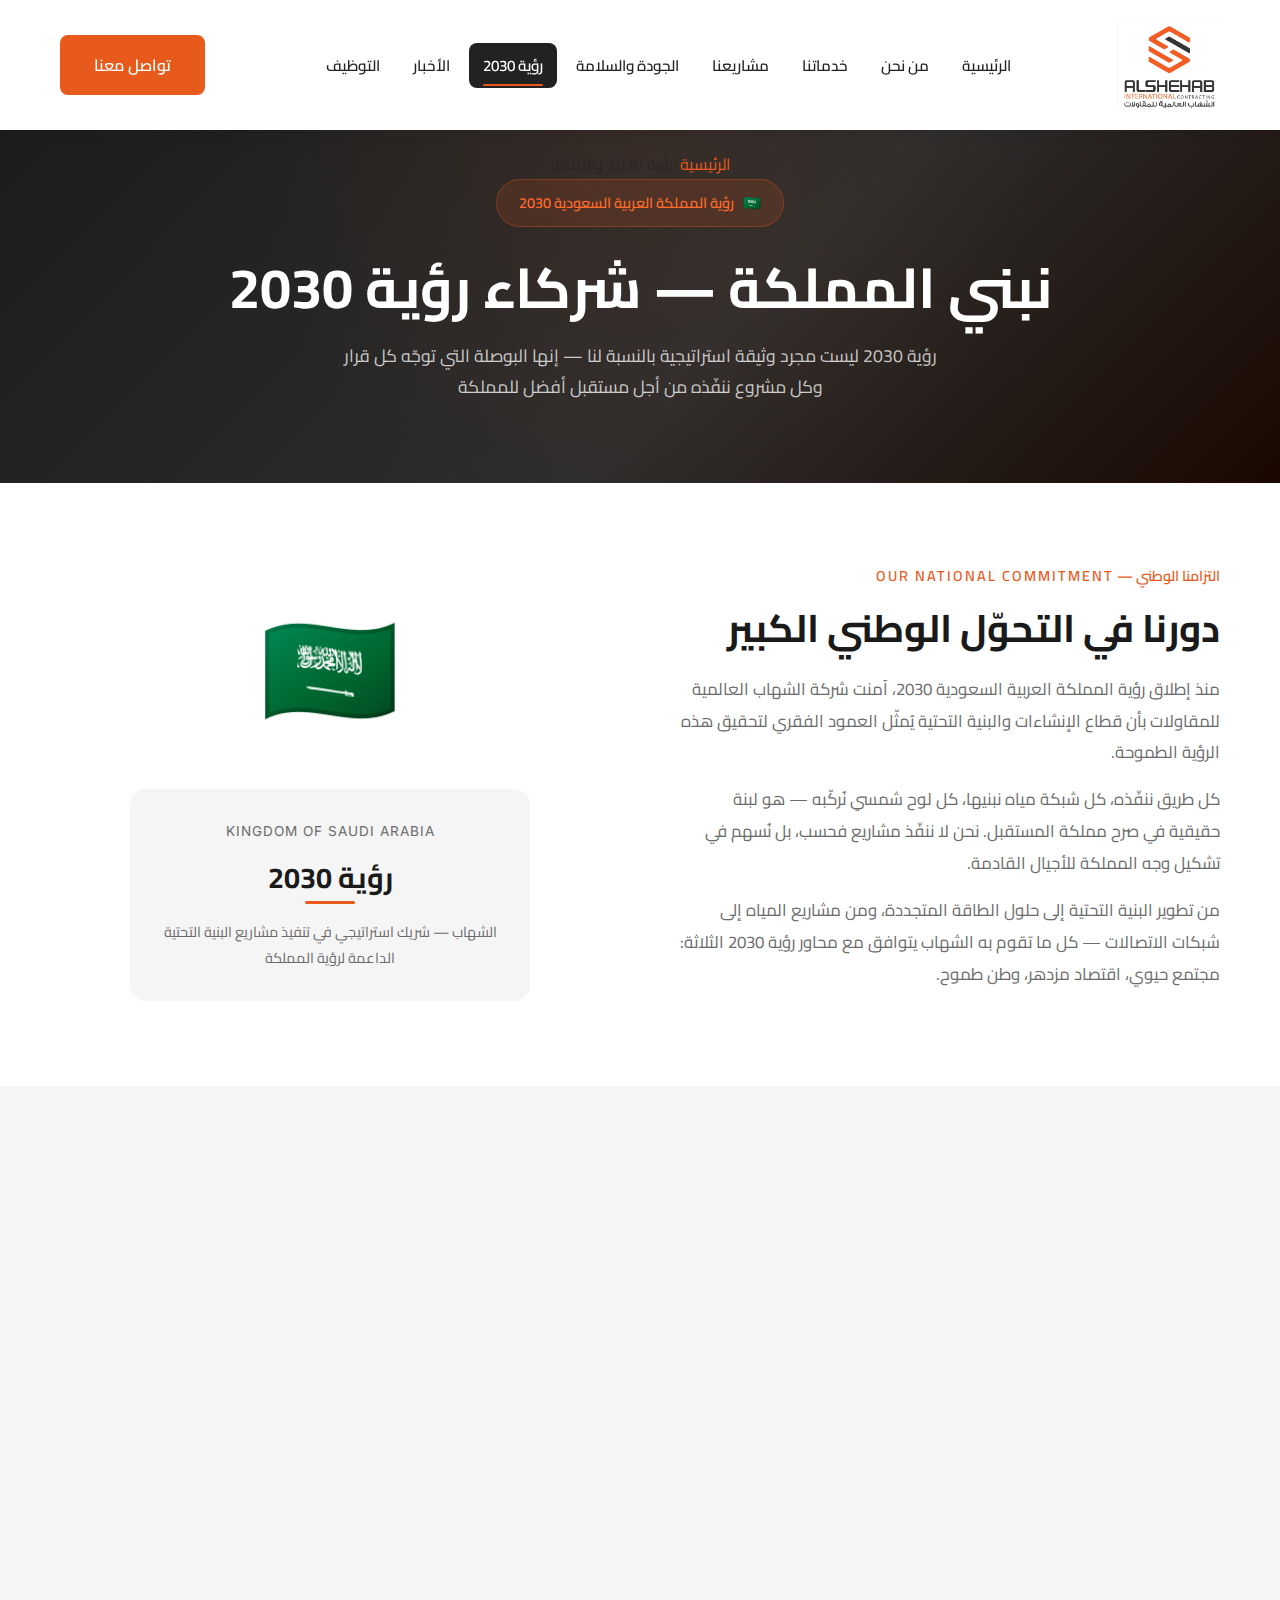
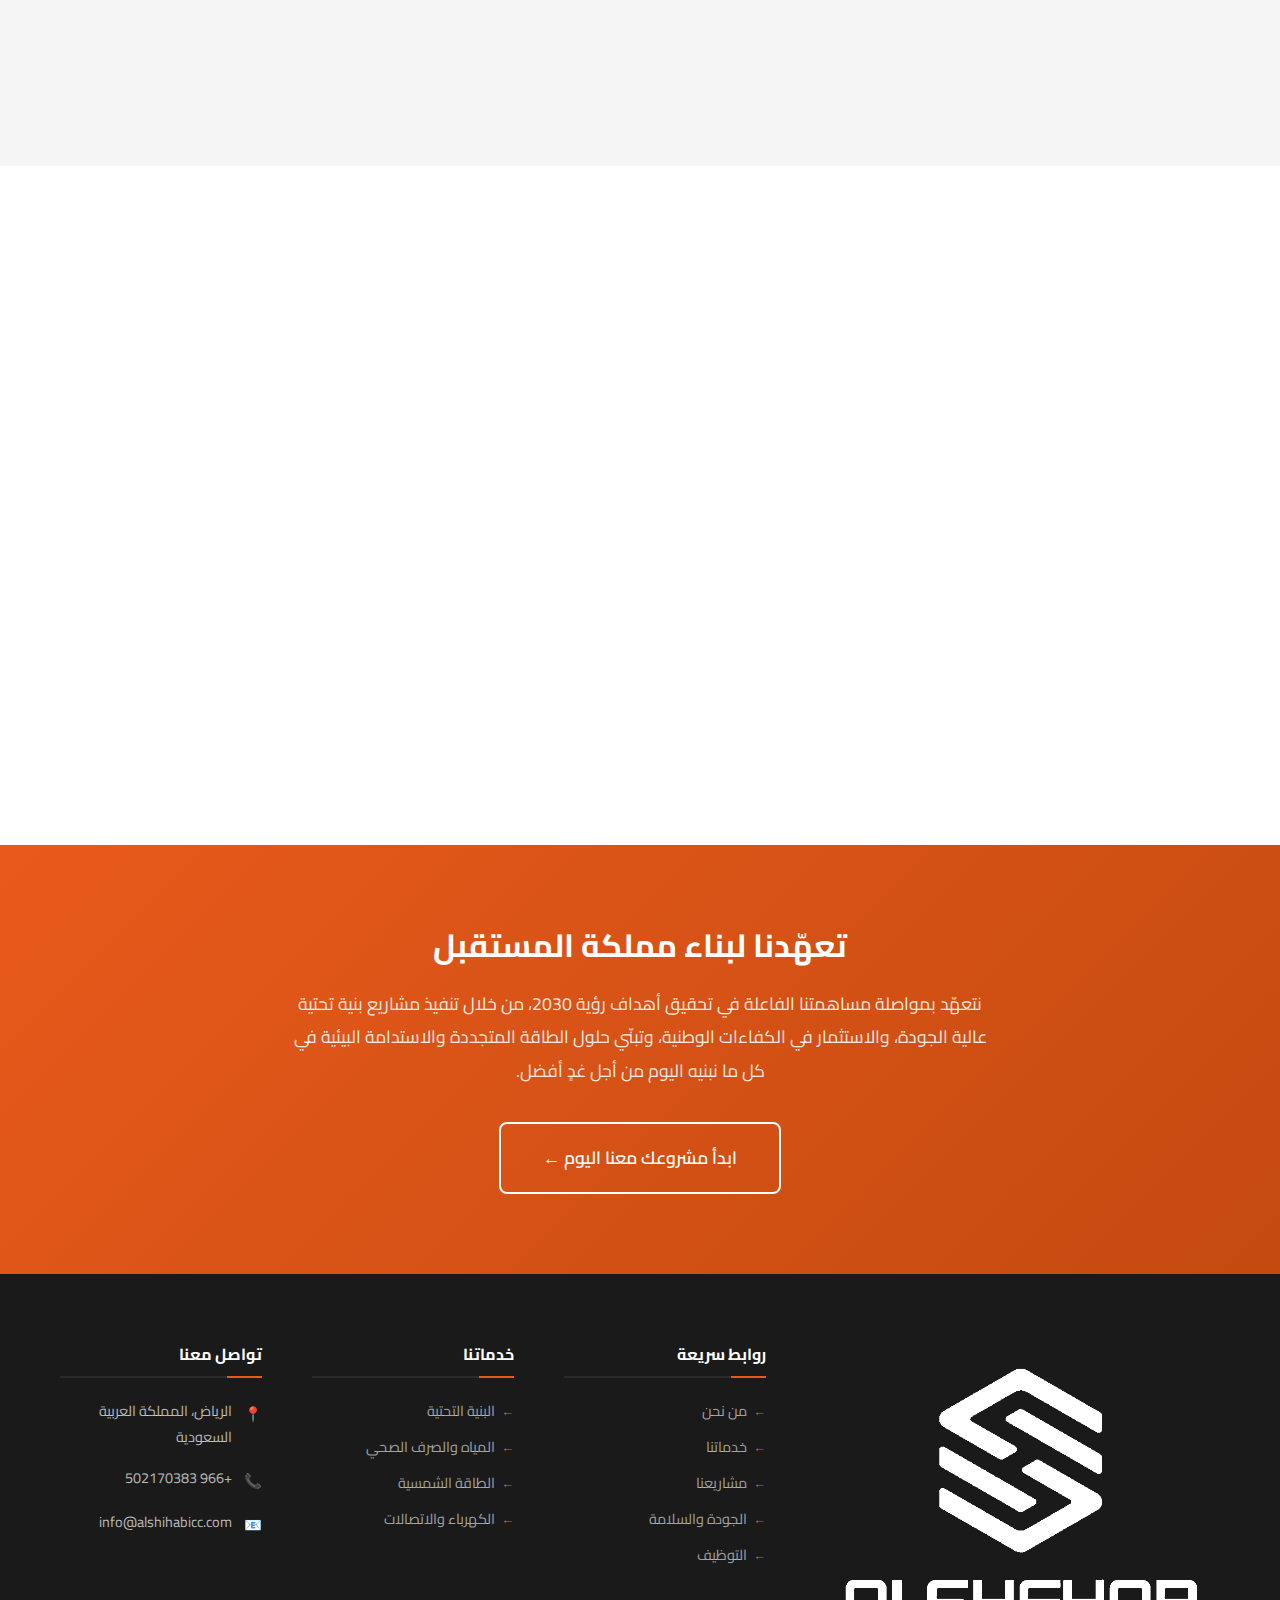
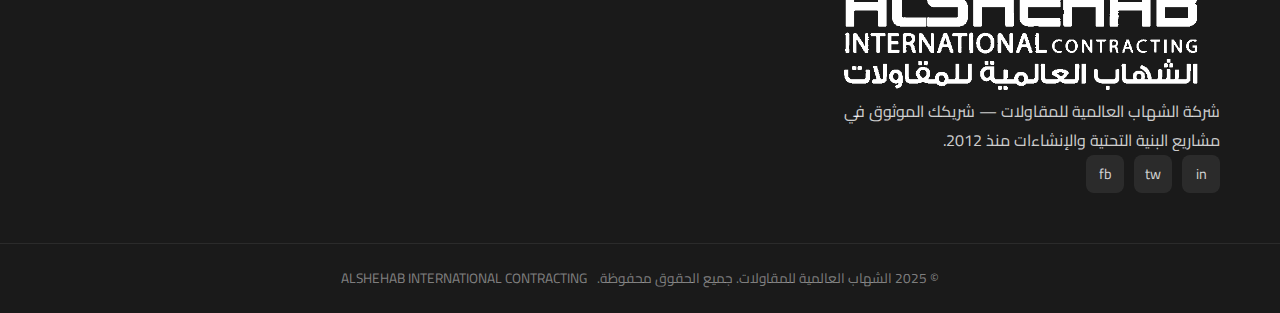
<file: vision2030.html>
<!DOCTYPE html>
<html lang="ar" dir="rtl">
<head>
  <meta charset="UTF-8">
  <meta name="viewport" content="width=device-width, initial-scale=1.0">
  <meta name="description" content="مساهمة شركة الشهاب العالمية للمقاولات في دعم رؤية المملكة العربية السعودية 2030 من خلال مشاريع البنية التحتية والطاقة المتجددة والاستدامة.">
  <title>رؤية 2030 والابتكار | الشهاب العالمية للمقاولات</title>
  <link rel="stylesheet" href="css/style.css">
  <style>
    .vision-hero-special {
      background: linear-gradient(135deg, #1A1A1A 0%, #2D2D2D 60%, #1a0800 100%);
      padding: 150px 0 80px;
      text-align: center;
      position: relative;
      overflow: hidden;
    }
    .vision-hero-special::before {
      content: '';
      position: absolute;
      top: -50%;
      left: 50%;
      transform: translateX(-50%);
      width: 800px;
      height: 800px;
      background: radial-gradient(circle, rgba(232,90,27,0.08) 0%, transparent 70%);
    }
    .vision-hero-special .page-hero-content { position: relative; z-index: 1; }
    .vision-badge {
      display: inline-flex;
      align-items: center;
      gap: 10px;
      background: rgba(232,90,27,0.15);
      border: 1px solid rgba(232,90,27,0.3);
      color: var(--primary-light);
      padding: 10px 22px;
      border-radius: 50px;
      font-size: 0.9rem;
      font-weight: 600;
      margin-bottom: 25px;
    }
    .vision-axes {
      display: grid;
      grid-template-columns: repeat(3, 1fr);
      gap: 30px;
      margin-top: 50px;
    }
    .vision-axis-card {
      background: var(--white);
      border-radius: var(--radius-lg);
      padding: 40px 30px;
      text-align: center;
      border: 2px solid var(--gray-border);
      transition: var(--transition);
      position: relative;
      overflow: hidden;
    }
    .vision-axis-card::before {
      content: '';
      position: absolute;
      top: 0;
      right: 0;
      left: 0;
      height: 4px;
      background: var(--primary);
    }
    .vision-axis-card:hover {
      transform: translateY(-6px);
      box-shadow: var(--shadow-hover);
      border-color: var(--primary);
    }
    .vision-axis-icon { font-size: 3rem; margin-bottom: 20px; display: block; }
    .vision-axis-card h3 { color: var(--dark); margin-bottom: 15px; font-size: 1.15rem; }
    .vision-axis-card p { color: var(--gray); font-size: 0.95rem; line-height: 1.8; }
    .innovation-grid {
      display: grid;
      grid-template-columns: repeat(2, 1fr);
      gap: 30px;
      margin-top: 50px;
    }
    .innovation-card {
      background: var(--white);
      border-radius: var(--radius-lg);
      padding: 35px;
      border: 1px solid var(--gray-border);
      display: flex;
      gap: 20px;
      transition: var(--transition);
    }
    .innovation-card:hover {
      box-shadow: var(--shadow-hover);
      border-color: var(--primary);
    }
    .innovation-icon {
      font-size: 2rem;
      width: 60px;
      height: 60px;
      background: rgba(232,90,27,0.1);
      border-radius: var(--radius);
      display: flex;
      align-items: center;
      justify-content: center;
      flex-shrink: 0;
    }
    .innovation-card h3 { color: var(--dark); margin-bottom: 8px; font-size: 1.05rem; }
    .innovation-card p { color: var(--gray); font-size: 0.9rem; line-height: 1.8; }
    .vision-pledge {
      background: linear-gradient(135deg, var(--primary), var(--primary-dark));
      color: white;
      padding: 80px 0;
      text-align: center;
    }
    .vision-pledge h2 { color: white; margin-bottom: 20px; font-size: 2rem; }
    .vision-pledge p { color: rgba(255,255,255,0.9); max-width: 700px; margin: 0 auto 35px; font-size: 1.1rem; line-height: 1.9; }
    @media(max-width:768px) {
      .vision-axes { grid-template-columns: 1fr; }
      .innovation-grid { grid-template-columns: 1fr; }
    }
  </style>
</head>
<body>

  <nav class="navbar">
    <div class="container">
      <div class="nav-inner">
        <a href="index.html" class="nav-logo"><img src="images/logo.png" alt="الشهاب العالمية للمقاولات"></a>
        <ul class="nav-menu">
          <li><a href="index.html" class="nav-link">الرئيسية</a></li>
          <li><a href="about.html" class="nav-link">من نحن</a></li>
          <li><a href="services.html" class="nav-link">خدماتنا</a></li>
          <li><a href="projects.html" class="nav-link">مشاريعنا</a></li>
          <li><a href="hse.html" class="nav-link">الجودة والسلامة</a></li>
          <li><a href="vision2030.html" class="nav-link active">رؤية 2030</a></li>
          <li><a href="news.html" class="nav-link">الأخبار</a></li>
          <li><a href="careers.html" class="nav-link">التوظيف</a></li>
        </ul>
        <a href="contact.html" class="btn btn-primary nav-cta">تواصل معنا</a>
        <button class="hamburger"><span></span><span></span><span></span></button>
      </div>
    </div>
  </nav>
  <div class="mobile-overlay"></div>
  <div class="mobile-menu">
    <a href="index.html" class="mobile-nav-link">الرئيسية</a>
    <a href="about.html" class="mobile-nav-link">من نحن</a>
    <a href="services.html" class="mobile-nav-link">خدماتنا</a>
    <a href="projects.html" class="mobile-nav-link">مشاريعنا</a>
    <a href="hse.html" class="mobile-nav-link">الجودة والسلامة</a>
    <a href="vision2030.html" class="mobile-nav-link">رؤية 2030</a>
    <a href="careers.html" class="mobile-nav-link">التوظيف</a>
    <a href="contact.html" class="mobile-nav-link">تواصل معنا</a>
    <br>
    <a href="contact.html" class="btn btn-primary" style="width:100%;justify-content:center;">اطلب عرض سعر</a>
  </div>

  <!-- PAGE HERO -->
  <section class="vision-hero-special">
    <div class="page-hero-content">
      <div class="breadcrumb">
        <a href="index.html">الرئيسية</a><span>/</span><span>رؤية 2030 والابتكار</span>
      </div>
      <div class="vision-badge">🇸🇦 &nbsp; رؤية المملكة العربية السعودية 2030</div>
      <h1 style="color:white;">نبني المملكة — شركاء رؤية 2030</h1>
      <p style="color:rgba(255,255,255,0.75);max-width:600px;margin:15px auto 0;font-size:1.1rem;">
        رؤية 2030 ليست مجرد وثيقة استراتيجية بالنسبة لنا — إنها البوصلة التي توجّه
        كل قرار وكل مشروع ننفّذه من أجل مستقبل أفضل للمملكة
      </p>
    </div>
  </section>

  <!-- INTRO STATEMENT -->
  <section style="background:var(--white);">
    <div class="container">
      <div class="about-grid">
        <div class="about-content fade-in">
          <span class="tag">التزامنا الوطني — Our National Commitment</span>
          <h2>دورنا في التحوّل الوطني الكبير</h2>
          <p>
            منذ إطلاق رؤية المملكة العربية السعودية 2030، آمنت شركة الشهاب العالمية للمقاولات
            بأن قطاع الإنشاءات والبنية التحتية يُمثّل العمود الفقري لتحقيق هذه الرؤية الطموحة.
          </p>
          <p>
            كل طريق ننفّذه، كل شبكة مياه نبنيها، كل لوح شمسي نُركّبه — هو لبنة حقيقية في صرح
            مملكة المستقبل. نحن لا ننفّذ مشاريع فحسب، بل نُسهم في تشكيل وجه المملكة
            للأجيال القادمة.
          </p>
          <p>
            من تطوير البنية التحتية إلى حلول الطاقة المتجددة، ومن مشاريع المياه
            إلى شبكات الاتصالات — كل ما تقوم به الشهاب يتوافق مع محاور رؤية 2030 الثلاثة:
            مجتمع حيوي، اقتصاد مزدهر، وطن طموح.
          </p>
        </div>
        <div class="fade-in fade-in-delay-1" style="display:flex;align-items:center;justify-content:center;">
          <div style="width:100%;max-width:400px;text-align:center;">
            <div style="font-size:7rem;margin-bottom:20px;">🇸🇦</div>
            <div style="background:var(--gray-light);border-radius:var(--radius-lg);padding:30px;">
              <div style="font-size:0.85rem;color:var(--gray);margin-bottom:15px;font-family:var(--font-en);letter-spacing:1px;">KINGDOM OF SAUDI ARABIA</div>
              <h3 style="font-size:1.8rem;color:var(--dark);margin-bottom:5px;">رؤية 2030</h3>
              <div style="width:50px;height:3px;background:var(--primary);margin:0 auto 15px;border-radius:2px;"></div>
              <p style="color:var(--gray);font-size:0.9rem;">الشهاب — شريك استراتيجي في تنفيذ مشاريع البنية التحتية الداعمة لرؤية المملكة</p>
            </div>
          </div>
        </div>
      </div>
    </div>
  </section>

  <!-- VISION AXES -->
  <section style="background:var(--gray-light);">
    <div class="container">
      <div class="section-title fade-in">
        <h2>محاور مساهمتنا في رؤية 2030</h2>
        <p>ثلاثة محاور رئيسية تربط عملنا بأهداف التحوّل الوطني</p>
      </div>
      <div class="vision-axes">
        <div class="vision-axis-card fade-in">
          <span class="vision-axis-icon">📈</span>
          <h3>دعم النمو الاقتصادي</h3>
          <p>
            نُسهم في التنوع الاقتصادي بتطوير البنية التحتية الداعمة للقطاعات الإنتاجية والصناعية
            والتجارية. كل مشروع ننفّذه يُضيف قيمة حقيقية للاقتصاد الوطني ويُوظّف كفاءات
            سعودية متخصصة.
          </p>
        </div>
        <div class="vision-axis-card fade-in fade-in-delay-1">
          <span class="vision-axis-icon">🌿</span>
          <h3>الاستدامة والبيئة</h3>
          <p>
            ننفّذ مشاريع تحقق التنمية الحضرية المستدامة، وندمج حلول الطاقة المتجددة في مشاريعنا
            دعماً لأهداف تخفيض الكربون. نستخدم مواد صديقة للبيئة ونُدير المخلفات الإنشائية
            بمسؤولية كاملة.
          </p>
        </div>
        <div class="vision-axis-card fade-in fade-in-delay-2">
          <span class="vision-axis-icon">💡</span>
          <h3>الابتكار والتقنية</h3>
          <p>
            نعتمد أحدث تقنيات إدارة المشاريع والحلول الذكية لرفع الكفاءة وتحسين جودة التنفيذ.
            نستثمر في التدريب والتطوير التقني لفريقنا لمواكبة أحدث الممارسات العالمية
            في قطاع الإنشاءات.
          </p>
        </div>
      </div>
    </div>
  </section>

  <!-- INNOVATION -->
  <section style="background:var(--white);">
    <div class="container">
      <div class="section-title fade-in">
        <h2>الابتكار في صميم عملنا — Innovation at Our Core</h2>
        <p>نُوظّف التقنية الحديثة لتقديم نتائج أفضل وأكثر استدامة</p>
      </div>
      <div class="innovation-grid">
        <div class="innovation-card fade-in">
          <div class="innovation-icon">🖥️</div>
          <div>
            <h3>تقنيات إدارة المشاريع المتقدمة</h3>
            <p>نستخدم أحدث برامج إدارة المشاريع لضمان الرقابة الكاملة على الجدول الزمني والتكاليف والجودة في وقت حقيقي.</p>
          </div>
        </div>
        <div class="innovation-card fade-in fade-in-delay-1">
          <div class="innovation-icon">📡</div>
          <div>
            <h3>الرصد الميداني بالتقنيات الذكية</h3>
            <p>نعتمد تقنيات المراقبة الذكية والاستشعار عن بُعد لمتابعة مواقع المشاريع وضمان الجودة والسلامة.</p>
          </div>
        </div>
        <div class="innovation-card fade-in">
          <div class="innovation-icon">🌱</div>
          <div>
            <h3>الإنشاءات الخضراء</h3>
            <p>ندمج مبادئ البناء الأخضر في مشاريعنا عبر استخدام مواد صديقة للبيئة وأنظمة موفِّرة للطاقة والمياه.</p>
          </div>
        </div>
        <div class="innovation-card fade-in fade-in-delay-1">
          <div class="innovation-icon">⚡</div>
          <div>
            <h3>حلول الطاقة الذكية</h3>
            <p>نُقدّم حلولاً متكاملة للطاقة الشمسية وأنظمة إدارة الطاقة الذكية التي تُقلّل التكاليف وتدعم الاستدامة.</p>
          </div>
        </div>
      </div>
    </div>
  </section>

  <!-- VISION PLEDGE -->
  <section class="vision-pledge">
    <div class="container">
      <h2>تعهّدنا لبناء مملكة المستقبل</h2>
      <p>
        نتعهّد بمواصلة مساهمتنا الفاعلة في تحقيق أهداف رؤية 2030، من خلال تنفيذ مشاريع
        بنية تحتية عالية الجودة، والاستثمار في الكفاءات الوطنية، وتبنّي حلول الطاقة المتجددة
        والاستدامة البيئية في كل ما نبنيه اليوم من أجل غدٍ أفضل.
      </p>
      <a href="contact.html" class="btn btn-outline btn-lg">ابدأ مشروعك معنا اليوم ←</a>
    </div>
  </section>

  <!-- FOOTER -->
  <footer>
    <div class="container">
      <div class="footer-grid">
        <div class="footer-brand">
          <img src="images/logo-white.png" alt="الشهاب">
          <p>شركة الشهاب العالمية للمقاولات — شريكك الموثوق في مشاريع البنية التحتية والإنشاءات منذ 2012.</p>
          <div class="footer-socials">
            <a href="#" class="social-btn">in</a>
            <a href="#" class="social-btn">tw</a>
            <a href="#" class="social-btn">fb</a>
          </div>
        </div>
        <div>
          <h4 class="footer-title">روابط سريعة</h4>
          <div class="footer-links">
            <a href="about.html" class="footer-link">من نحن</a>
            <a href="services.html" class="footer-link">خدماتنا</a>
            <a href="projects.html" class="footer-link">مشاريعنا</a>
            <a href="hse.html" class="footer-link">الجودة والسلامة</a>
            <a href="careers.html" class="footer-link">التوظيف</a>
          </div>
        </div>
        <div>
          <h4 class="footer-title">خدماتنا</h4>
          <div class="footer-links">
            <a href="services.html#infrastructure" class="footer-link">البنية التحتية</a>
            <a href="services.html#water" class="footer-link">المياه والصرف الصحي</a>
            <a href="services.html#solar" class="footer-link">الطاقة الشمسية</a>
            <a href="services.html#electrical" class="footer-link">الكهرباء والاتصالات</a>
          </div>
        </div>
        <div>
          <h4 class="footer-title">تواصل معنا</h4>
          <div class="footer-contact-item"><span class="icon">📍</span><span>الرياض، المملكة العربية السعودية</span></div>
          <div class="footer-contact-item"><span class="icon">📞</span><span><a href="tel:+966502170383" style="color:rgba(255,255,255,0.7)">+966 502170383</a></span></div>
          <div class="footer-contact-item"><span class="icon">📧</span><span><a href="mailto:info@alshihabicc.com" style="color:rgba(255,255,255,0.7)">info@alshihabicc.com</a></span></div>
        </div>
      </div>
    </div>
    <div class="footer-bottom">
      <div class="container" style="display:flex;justify-content:space-between;align-items:center;flex-wrap:wrap;gap:10px;">
        <span>© 2025 الشهاب العالمية للمقاولات. جميع الحقوق محفوظة.</span>
        <span>ALSHEHAB INTERNATIONAL CONTRACTING</span>
      </div>
    </div>
  </footer>

  <script src="js/main.js"></script>
</body>
</html>
</file>
<file: css/style.css>
/* ============================================
   ALSHEHAB INTERNATIONAL CONTRACTING
   Main Stylesheet
   ============================================ */

@import url('https://fonts.googleapis.com/css2?family=Cairo:wght@300;400;500;600;700;800;900&family=Inter:wght@300;400;500;600;700&display=swap');

/* === CSS Variables === */
:root {
  --primary: #E85A1B;
  --primary-dark: #C44A10;
  --primary-light: #FF6B2B;
  --dark: #1A1A1A;
  --dark-2: #2D2D2D;
  --gray: #6B6B6B;
  --gray-light: #F5F5F5;
  --gray-border: #E0E0E0;
  --white: #FFFFFF;
  --green: #2E7D32;
  --font-ar: 'Cairo', sans-serif;
  --font-en: 'Inter', sans-serif;
  --transition: all 0.3s ease;
  --shadow: 0 4px 20px rgba(0,0,0,0.1);
  --shadow-hover: 0 8px 40px rgba(0,0,0,0.15);
  --radius: 8px;
  --radius-lg: 16px;
}

/* === Reset & Base === */
*, *::before, *::after {
  margin: 0;
  padding: 0;
  box-sizing: border-box;
}

html {
  scroll-behavior: smooth;
  font-size: 16px;
}

body {
  font-family: var(--font-ar);
  direction: rtl;
  color: var(--dark);
  background: var(--white);
  line-height: 1.8;
  overflow-x: hidden;
}

a {
  text-decoration: none;
  color: inherit;
  transition: var(--transition);
}

img {
  max-width: 100%;
  height: auto;
  display: block;
}

ul { list-style: none; }

.container {
  max-width: 1200px;
  margin: 0 auto;
  padding: 0 20px;
}

.container-wide {
  max-width: 1400px;
  margin: 0 auto;
  padding: 0 20px;
}

section {
  padding: 80px 0;
}

/* === Typography === */
h1, h2, h3, h4, h5 {
  font-family: var(--font-ar);
  font-weight: 700;
  line-height: 1.3;
}

h1 { font-size: clamp(2rem, 5vw, 3.5rem); }
h2 { font-size: clamp(1.6rem, 3vw, 2.5rem); }
h3 { font-size: clamp(1.2rem, 2vw, 1.5rem); }

.section-title {
  text-align: center;
  margin-bottom: 60px;
}

.section-title h2 {
  color: var(--dark);
  margin-bottom: 15px;
  position: relative;
  display: inline-block;
}

.section-title h2::after {
  content: '';
  position: absolute;
  bottom: -10px;
  right: 50%;
  transform: translateX(50%);
  width: 60px;
  height: 4px;
  background: var(--primary);
  border-radius: 2px;
}

.section-title p {
  color: var(--gray);
  max-width: 600px;
  margin: 25px auto 0;
  font-size: 1.1rem;
}

.section-title.light h2 { color: var(--white); }
.section-title.light h2::after { background: var(--white); }
.section-title.light p { color: rgba(255,255,255,0.8); }

/* === Buttons === */
.btn {
  display: inline-flex;
  align-items: center;
  gap: 8px;
  padding: 14px 32px;
  border-radius: var(--radius);
  font-family: var(--font-ar);
  font-size: 1rem;
  font-weight: 600;
  cursor: pointer;
  transition: var(--transition);
  border: 2px solid transparent;
  white-space: nowrap;
}

.btn-primary {
  background: var(--primary);
  color: var(--white);
  border-color: var(--primary);
}

.btn-primary:hover {
  background: var(--primary-dark);
  border-color: var(--primary-dark);
  transform: translateY(-2px);
  box-shadow: 0 8px 25px rgba(232,90,27,0.4);
}

.btn-outline {
  background: transparent;
  color: var(--white);
  border-color: var(--white);
}

.btn-outline:hover {
  background: var(--white);
  color: var(--primary);
  transform: translateY(-2px);
}

.btn-outline-dark {
  background: transparent;
  color: var(--dark);
  border-color: var(--dark);
}

.btn-outline-dark:hover {
  background: var(--dark);
  color: var(--white);
}

.btn-lg { padding: 18px 42px; font-size: 1.1rem; }
.btn-sm { padding: 10px 22px; font-size: 0.9rem; }

/* ============================================
   NAVBAR
   ============================================ */
.navbar {
  position: fixed;
  top: 0;
  right: 0;
  left: 0;
  z-index: 1000;
  padding: 20px 0;
  transition: var(--transition);
  background: #FFFFFF;          /* خلفية بيضاء دائماً */
  box-shadow: 0 2px 15px rgba(0,0,0,0.08);
}

/* لم نعد نحتاج شفافية */
.navbar.transparent {
  background: #FFFFFF;
}

/* عند السكروول فقط نقلل الـ padding ونزيد الشادو قليلاً */
.navbar.scrolled {
  background: #FFFFFF;
  padding: 12px 0;
  box-shadow: 0 2px 25px rgba(0,0,0,0.12);
}


.nav-inner {
  display: flex;
  align-items: center;
  justify-content: space-between;
}

.nav-logo {
  display: flex;
  align-items: center;
  gap: 10px;
}

.nav-logo img {
  height: 90px;
  width: auto;
}

.nav-logo-text {
  color: var(--white);
  font-size: 0.85rem;
  font-weight: 600;
  line-height: 1.3;
}

.nav-menu {
  display: flex;
  align-items: center;
  gap: 5px;
}

.nav-link {
  color: #222222;                     /* نص داكن */
  font-size: 0.95rem;
  font-weight: 600;
  padding: 8px 14px;
  border-radius: var(--radius);
  position: relative;
  transition: var(--transition);
}

.nav-link:hover {
  color: var(--primary);              /* برتقالي عند الهوفر */
  background: rgba(232,90,27,0.06);   /* خلفية خفيفة */
}

.nav-link.active {
  color: #FFFFFF;                     /* نص أبيض داخل البادج */
  background: #222222;                /* خلفية داكنة للعنصر النشط */
}

.nav-link.active::after {
  content: '';
  position: absolute;
  bottom: 2px;
  right: 14px;
  left: 14px;
  height: 2px;
  background: var(--primary);
  border-radius: 1px;
}


.nav-link.active::after {
  content: '';
  position: absolute;
  bottom: 2px;
  right: 14px;
  left: 14px;
  height: 2px;
  background: var(--primary);
  border-radius: 1px;
}

/* Dropdown */
.nav-dropdown {
  position: relative;
}

.dropdown-menu {
  position: absolute;
  top: calc(100% + 10px);
  right: 0;
  background: var(--white);
  border-radius: var(--radius);
  box-shadow: var(--shadow-hover);
  min-width: 220px;
  opacity: 0;
  visibility: hidden;
  transform: translateY(10px);
  transition: var(--transition);
  padding: 10px 0;
}

.nav-dropdown:hover .dropdown-menu {
  opacity: 1;
  visibility: visible;
  transform: translateY(0);
}

.dropdown-item {
  display: flex;
  align-items: center;
  gap: 10px;
  padding: 10px 20px;
  color: var(--dark);
  font-size: 0.9rem;
  transition: var(--transition);
}

.dropdown-item:hover {
  background: var(--gray-light);
  color: var(--primary);
  padding-right: 28px;
}

.dropdown-item .icon { font-size: 1.1rem; }

.nav-cta { margin-right: 15px; }

.hamburger {
  display: none;
  flex-direction: column;
  gap: 5px;
  cursor: pointer;
  padding: 5px;
}

.hamburger span {
  display: block;
  width: 25px;
  height: 2px;
  background: var(--white);
  border-radius: 2px;
  transition: var(--transition);
}

.hamburger.open span:nth-child(1) {
  transform: translateY(7px) rotate(45deg);
}
.hamburger.open span:nth-child(2) {
  opacity: 0;
}
.hamburger.open span:nth-child(3) {
  transform: translateY(-7px) rotate(-45deg);
}

/* Mobile Menu */
.mobile-menu {
  position: fixed;
  top: 0;
  right: -100%;
  width: 300px;
  height: 100vh;
  background: var(--dark);
  z-index: 999;
  padding: 80px 30px 30px;
  transition: right 0.3s ease;
  overflow-y: auto;
}

.mobile-menu.open { right: 0; }

.mobile-overlay {
  position: fixed;
  inset: 0;
  background: rgba(0,0,0,0.5);
  z-index: 998;
  opacity: 0;
  visibility: hidden;
  transition: var(--transition);
}

.mobile-overlay.show {
  opacity: 1;
  visibility: visible;
}

.mobile-nav-link {
  display: block;
  color: rgba(255,255,255,0.85);
  font-size: 1rem;
  font-weight: 500;
  padding: 14px 0;
  border-bottom: 1px solid rgba(255,255,255,0.08);
  transition: var(--transition);
}

.mobile-nav-link:hover {
  color: var(--primary);
  padding-right: 10px;
}

/* ============================================
   HERO SECTION
   ============================================ */
.hero {
  position: relative;
  min-height: 100vh;
  display: flex;
  align-items: center;
  overflow: hidden;
}

.hero-bg {
  position: absolute;
  inset: 0;
  background: linear-gradient(135deg, #1A1A1A 0%, #2D2D2D 50%, #1A1A1A 100%);
  z-index: 0;
}

.hero-bg-image {
  position: absolute;
  inset: 0;
  background-size: cover;
  background-position: center;
  background-repeat: no-repeat;
  opacity: 0.3;
  z-index: 1;
}

.hero-overlay {
  position: absolute;
  inset: 0;
  background: linear-gradient(to left, rgba(26,26,26,0.95) 40%, rgba(26,26,26,0.6) 100%);
  z-index: 2;
}

.hero-content {
  position: relative;
  z-index: 3;
  max-width: 700px;
}

.hero-badge {
  display: inline-flex;
  align-items: center;
  gap: 8px;
  background: rgba(232,90,27,0.2);
  border: 1px solid rgba(232,90,27,0.4);
  color: var(--primary-light);
  padding: 8px 18px;
  border-radius: 50px;
  font-size: 0.85rem;
  font-weight: 600;
  margin-bottom: 25px;
  letter-spacing: 0.5px;
}

.hero h1 {
  color: var(--white);
  font-size: clamp(2.2rem, 5vw, 3.8rem);
  font-weight: 900;
  margin-bottom: 10px;
  line-height: 1.2;
}

.hero h1 span { color: var(--primary); }

.hero-en {
  color: rgba(255,255,255,0.5);
  font-family: var(--font-en);
  font-size: clamp(1rem, 2vw, 1.3rem);
  font-weight: 300;
  letter-spacing: 1px;
  margin-bottom: 25px;
}

.hero-desc {
  color: rgba(255,255,255,0.8);
  font-size: 1.15rem;
  line-height: 1.9;
  margin-bottom: 40px;
  max-width: 580px;
}

.hero-buttons {
  display: flex;
  gap: 15px;
  flex-wrap: wrap;
}

.hero-scroll {
  position: absolute;
  bottom: 40px;
  left: 50%;
  transform: translateX(-50%);
  z-index: 3;
  display: flex;
  flex-direction: column;
  align-items: center;
  gap: 8px;
  color: rgba(255,255,255,0.5);
  font-size: 0.8rem;
  animation: bounce 2s infinite;
}

.hero-scroll::before {
  content: '';
  width: 1px;
  height: 40px;
  background: rgba(255,255,255,0.3);
}

@keyframes bounce {
  0%, 100% { transform: translateX(-50%) translateY(0); }
  50% { transform: translateX(-50%) translateY(-8px); }
}

/* Hero Stats */
.hero-stats {
  position: absolute;
  bottom: 0;
  right: 0;
  left: 0;
  z-index: 3;
  background: linear-gradient(to left, var(--primary) 0%, var(--primary-dark) 100%);
  padding: 25px 0;
}

.hero-stats .container {
  display: grid;
  grid-template-columns: repeat(4, 1fr);
  gap: 0;
}

.stat-item {
  text-align: center;
  padding: 10px 20px;
  border-left: 1px solid rgba(255,255,255,0.2);
}

.stat-item:last-child { border-left: none; }

.stat-number {
  font-size: 2.2rem;
  font-weight: 900;
  color: var(--white);
  line-height: 1;
  margin-bottom: 5px;
}

.stat-label {
  color: rgba(255,255,255,0.85);
  font-size: 0.9rem;
  font-weight: 500;
}

/* ============================================
   ABOUT SECTION (Homepage)
   ============================================ */
.about-home {
  background: var(--white);
}

.about-grid {
  display: grid;
  grid-template-columns: 1fr 1fr;
  gap: 80px;
  align-items: center;
}

.about-image-wrapper {
  position: relative;
}

.about-image-main {
  width: 100%;
  height: 500px;
  object-fit: cover;
  border-radius: var(--radius-lg);
}

.about-image-badge {
  position: absolute;
  bottom: -25px;
  left: -25px;
  background: var(--primary);
  color: var(--white);
  padding: 25px;
  border-radius: var(--radius-lg);
  text-align: center;
  box-shadow: var(--shadow-hover);
}

.about-image-badge .year {
  font-size: 2.5rem;
  font-weight: 900;
  line-height: 1;
}

.about-image-badge .year-label {
  font-size: 0.85rem;
  opacity: 0.9;
  margin-top: 3px;
}

.about-content .tag {
  color: var(--primary);
  font-size: 0.9rem;
  font-weight: 600;
  text-transform: uppercase;
  letter-spacing: 2px;
  margin-bottom: 15px;
  display: block;
}

.about-content h2 {
  color: var(--dark);
  margin-bottom: 20px;
}

.about-content p {
  color: var(--gray);
  margin-bottom: 15px;
  font-size: 1.05rem;
  line-height: 1.9;
}

.about-features {
  display: grid;
  grid-template-columns: 1fr 1fr;
  gap: 15px;
  margin: 30px 0;
}

.feature-item {
  display: flex;
  align-items: center;
  gap: 10px;
  font-size: 0.95rem;
  font-weight: 500;
}

.feature-item .check {
  width: 24px;
  height: 24px;
  background: var(--primary);
  border-radius: 50%;
  display: flex;
  align-items: center;
  justify-content: center;
  color: var(--white);
  font-size: 0.8rem;
  flex-shrink: 0;
}

/* ============================================
   SERVICES SECTION
   ============================================ */
.services-home {
  background: var(--gray-light);
}

.services-grid {
  display: grid;
  grid-template-columns: repeat(4, 1fr);
  gap: 25px;
}

.service-card {
  background: var(--white);
  border-radius: var(--radius-lg);
  padding: 35px 25px;
  text-align: center;
  transition: var(--transition);
  border: 1px solid var(--gray-border);
  cursor: pointer;
  position: relative;
  overflow: hidden;
}

.service-card::before {
  content: '';
  position: absolute;
  bottom: 0;
  right: 0;
  left: 0;
  height: 0;
  background: var(--primary);
  transition: height 0.3s ease;
  z-index: 0;
}

.service-card:hover {
  transform: translateY(-8px);
  box-shadow: var(--shadow-hover);
  border-color: var(--primary);
}

.service-card:hover::before { height: 4px; }

.service-card:hover .service-icon { background: var(--primary); color: var(--white); }

.service-icon {
  width: 70px;
  height: 70px;
  background: rgba(232,90,27,0.1);
  border-radius: var(--radius-lg);
  display: flex;
  align-items: center;
  justify-content: center;
  margin: 0 auto 20px;
  font-size: 1.8rem;
  transition: var(--transition);
}

.service-card h3 {
  color: var(--dark);
  font-size: 1.05rem;
  margin-bottom: 10px;
  font-weight: 700;
}

.service-card p {
  color: var(--gray);
  font-size: 0.9rem;
  line-height: 1.7;
  margin-bottom: 15px;
}

.service-link {
  color: var(--primary);
  font-size: 0.9rem;
  font-weight: 600;
  display: inline-flex;
  align-items: center;
  gap: 5px;
  transition: var(--transition);
}

.service-card:hover .service-link { gap: 10px; }

/* ============================================
   SECTORS SECTION
   ============================================ */
.sectors {
  background: var(--dark);
  padding: 80px 0;
}

.sectors-grid {
  display: grid;
  grid-template-columns: repeat(3, 1fr);
  gap: 20px;
}

.sector-card {
  position: relative;
  height: 250px;
  border-radius: var(--radius-lg);
  overflow: hidden;
  cursor: pointer;
}

.sector-bg {
  position: absolute;
  inset: 0;
  background: linear-gradient(135deg, var(--dark-2), #3a3a3a);
  transition: transform 0.4s ease;
}

.sector-card:hover .sector-bg { transform: scale(1.05); }

.sector-overlay {
  position: absolute;
  inset: 0;
  background: linear-gradient(to top, rgba(0,0,0,0.85) 0%, rgba(0,0,0,0.2) 100%);
  z-index: 1;
}

.sector-content {
  position: absolute;
  bottom: 0;
  right: 0;
  left: 0;
  padding: 25px;
  z-index: 2;
}

.sector-icon {
  font-size: 2rem;
  margin-bottom: 10px;
  display: block;
}

.sector-content h3 {
  color: var(--white);
  font-size: 1.1rem;
  margin-bottom: 3px;
}

.sector-content span {
  color: rgba(255,255,255,0.6);
  font-size: 0.8rem;
  font-family: var(--font-en);
}

.sector-card:hover .sector-content h3 { color: var(--primary-light); }

/* ============================================
   PROJECTS SECTION
   ============================================ */
.projects-home { background: var(--white); }

.projects-grid {
  display: grid;
  grid-template-columns: repeat(3, 1fr);
  gap: 25px;
}

.project-card {
  border-radius: var(--radius-lg);
  overflow: hidden;
  box-shadow: var(--shadow);
  transition: var(--transition);
  background: var(--white);
}

.project-card:hover {
  transform: translateY(-5px);
  box-shadow: var(--shadow-hover);
}

.project-image {
  position: relative;
  height: 220px;
  overflow: hidden;
}

.project-image img {
  width: 100%;
  height: 100%;
  object-fit: cover;
  transition: transform 0.4s ease;
}

.project-card:hover .project-image img { transform: scale(1.08); }

.project-image-placeholder {
  width: 100%;
  height: 100%;
  background: linear-gradient(135deg, #2D2D2D, #444);
  display: flex;
  align-items: center;
  justify-content: center;
  font-size: 3rem;
}

.project-tag {
  position: absolute;
  top: 15px;
  right: 15px;
  background: var(--primary);
  color: var(--white);
  font-size: 0.75rem;
  font-weight: 600;
  padding: 5px 12px;
  border-radius: 50px;
}

.project-info { padding: 25px; }

.project-info h3 {
  color: var(--dark);
  font-size: 1.05rem;
  margin-bottom: 8px;
}

.project-meta {
  display: flex;
  gap: 15px;
  color: var(--gray);
  font-size: 0.85rem;
  margin-bottom: 15px;
}

.project-meta span {
  display: flex;
  align-items: center;
  gap: 4px;
}

.project-info .btn { width: 100%; justify-content: center; }

/* ============================================
   WHY US SECTION
   ============================================ */
.why-us {
  background: var(--gray-light);
}

.why-grid {
  display: grid;
  grid-template-columns: repeat(3, 1fr);
  gap: 30px;
}

.why-item {
  background: var(--white);
  border-radius: var(--radius-lg);
  padding: 35px 30px;
  transition: var(--transition);
  border-right: 4px solid transparent;
}

.why-item:hover {
  border-right-color: var(--primary);
  box-shadow: var(--shadow-hover);
  transform: translateX(-5px);
}

.why-icon {
  font-size: 2.5rem;
  margin-bottom: 20px;
}

.why-item h3 {
  color: var(--dark);
  margin-bottom: 10px;
  font-size: 1.1rem;
}

.why-item p {
  color: var(--gray);
  font-size: 0.95rem;
  line-height: 1.8;
}

/* ============================================
   HSE SECTION
   ============================================ */
.hse-home {
  background: var(--dark);
  color: var(--white);
}

.hse-grid {
  display: grid;
  grid-template-columns: repeat(4, 1fr);
  gap: 25px;
  margin-top: 50px;
}

.hse-card {
  text-align: center;
  padding: 35px 20px;
  border: 1px solid rgba(255,255,255,0.1);
  border-radius: var(--radius-lg);
  transition: var(--transition);
}

.hse-card:hover {
  background: rgba(255,255,255,0.05);
  border-color: var(--primary);
}

.hse-icon {
  font-size: 2.5rem;
  margin-bottom: 20px;
  display: block;
}

.hse-card h3 {
  color: var(--white);
  margin-bottom: 12px;
  font-size: 1.05rem;
}

.hse-card p {
  color: rgba(255,255,255,0.65);
  font-size: 0.9rem;
  line-height: 1.8;
}

/* ============================================
   VISION 2030 SECTION
   ============================================ */
.vision-home {
  background: linear-gradient(135deg, var(--primary) 0%, var(--primary-dark) 100%);
  color: var(--white);
  text-align: center;
}

.vision-home .section-title h2 { color: var(--white); }
.vision-home .section-title h2::after { background: var(--white); }
.vision-home .section-title p { color: rgba(255,255,255,0.85); }

.vision-pillars {
  display: grid;
  grid-template-columns: repeat(3, 1fr);
  gap: 30px;
  margin-top: 50px;
}

.vision-pillar {
  background: rgba(255,255,255,0.1);
  border: 1px solid rgba(255,255,255,0.2);
  border-radius: var(--radius-lg);
  padding: 35px 25px;
  text-align: center;
  backdrop-filter: blur(10px);
  transition: var(--transition);
}

.vision-pillar:hover {
  background: rgba(255,255,255,0.15);
  transform: translateY(-5px);
}

.vision-pillar-icon {
  font-size: 2.5rem;
  margin-bottom: 18px;
  display: block;
}

.vision-pillar h3 {
  color: var(--white);
  margin-bottom: 12px;
  font-size: 1.1rem;
}

.vision-pillar p {
  color: rgba(255,255,255,0.8);
  font-size: 0.9rem;
  line-height: 1.8;
}

/* ============================================
   TESTIMONIALS
   ============================================ */
.testimonials { background: var(--white); }

.testimonials-grid {
  display: grid;
  grid-template-columns: repeat(3, 1fr);
  gap: 25px;
}

.testimonial-card {
  background: var(--gray-light);
  border-radius: var(--radius-lg);
  padding: 35px;
  position: relative;
  transition: var(--transition);
}

.testimonial-card:hover {
  box-shadow: var(--shadow-hover);
  transform: translateY(-4px);
}

.testimonial-card::before {
  content: '"';
  position: absolute;
  top: 15px;
  left: 25px;
  font-size: 5rem;
  color: var(--primary);
  opacity: 0.2;
  font-family: serif;
  line-height: 1;
}

.testimonial-text {
  color: var(--dark);
  font-size: 1rem;
  line-height: 1.9;
  margin-bottom: 25px;
  font-style: italic;
}

.testimonial-author {
  display: flex;
  align-items: center;
  gap: 15px;
}

.author-avatar {
  width: 50px;
  height: 50px;
  background: var(--primary);
  border-radius: 50%;
  display: flex;
  align-items: center;
  justify-content: center;
  color: var(--white);
  font-size: 1.2rem;
  font-weight: 700;
  flex-shrink: 0;
}

.author-name {
  font-weight: 700;
  color: var(--dark);
  font-size: 0.95rem;
}

.author-title {
  color: var(--gray);
  font-size: 0.85rem;
}

/* ============================================
   CTA SECTION
   ============================================ */
.cta-section {
  background: var(--dark-2);
  padding: 80px 0;
}

.cta-inner {
  display: grid;
  grid-template-columns: 1fr auto;
  gap: 40px;
  align-items: center;
}

.cta-inner h2 {
  color: var(--white);
  font-size: clamp(1.5rem, 3vw, 2rem);
  margin-bottom: 10px;
}

.cta-inner p {
  color: rgba(255,255,255,0.7);
  font-size: 1rem;
}

.cta-buttons {
  display: flex;
  gap: 15px;
  flex-shrink: 0;
}

/* ============================================
   FOOTER
   ============================================ */
footer {
  background: var(--dark);
  color: rgba(255,255,255,0.8);
  padding: 70px 0 0;
}

.footer-grid {
  display: grid;
  grid-template-columns: 2fr 1fr 1fr 1fr;
  gap: 50px;
  margin-bottom: 50px;
}

.footer-brand img 
  height: 70px;       /* غيّر هذا الرقم حسب ذوقك */
  width: auto;
  margin-bottom: 20px;
}

.footer-brand p {
  font-size: 0.92rem;
  line-height: 1.8;
  color: rgba(255,255,255,0.6);
  margin-bottom: 25px;
}

.footer-socials {
  display: flex;
  gap: 10px;
}

.social-btn {
  width: 38px;
  height: 38px;
  background: rgba(255,255,255,0.08);
  border-radius: 8px;
  display: flex;
  align-items: center;
  justify-content: center;
  font-size: 0.9rem;
  transition: var(--transition);
}

.social-btn:hover { background: var(--primary); }

.footer-title {
  color: var(--white);
  font-size: 1rem;
  font-weight: 700;
  margin-bottom: 20px;
  padding-bottom: 12px;
  border-bottom: 2px solid rgba(255,255,255,0.08);
  position: relative;
}

.footer-title::after {
  content: '';
  position: absolute;
  bottom: -2px;
  right: 0;
  width: 35px;
  height: 2px;
  background: var(--primary);
}

.footer-links { display: flex; flex-direction: column; gap: 10px; }

.footer-link {
  color: rgba(255,255,255,0.6);
  font-size: 0.9rem;
  transition: var(--transition);
  display: flex;
  align-items: center;
  gap: 6px;
}

.footer-link::before {
  content: '←';
  color: var(--primary);
  font-size: 0.8rem;
  transition: var(--transition);
}

.footer-link:hover {
  color: var(--white);
  padding-right: 5px;
}

.footer-contact-item {
  display: flex;
  gap: 12px;
  margin-bottom: 15px;
  font-size: 0.9rem;
}

.footer-contact-item .icon {
  color: var(--primary);
  margin-top: 3px;
  flex-shrink: 0;
}

.footer-contact-item span { color: rgba(255,255,255,0.7); }

.footer-bottom {
  border-top: 1px solid rgba(255,255,255,0.08);
  padding: 22px 0;
  display: flex;
  justify-content: space-between;
  align-items: center;
  font-size: 0.85rem;
  color: rgba(255,255,255,0.45);
}

/* ============================================
   PAGE HERO (inner pages)
   ============================================ */
.page-hero {
  background: linear-gradient(135deg, var(--dark) 0%, var(--dark-2) 100%);
  padding: 150px 0 80px;
  text-align: center;
  position: relative;
  overflow: hidden;
}

.page-hero::before {
  content: '';
  position: absolute;
  top: -50%;
  right: -20%;
  width: 600px;
  height: 600px;
  background: radial-gradient(circle, rgba(232,90,27,0.1) 0%, transparent 70%);
  z-index: 0;
}

.page-hero-content { position: relative; z-index: 1; }

.page-hero .breadcrumb {
  display: flex;
  align-items: center;
  justify-content: center;
  gap: 8px;
  color: rgba(255,255,255,0.5);
  font-size: 0.85rem;
  margin-bottom: 20px;
}

.breadcrumb a { color: var(--primary); }
.breadcrumb span { opacity: 0.4; }

.page-hero h1 {
  color: var(--white);
  margin-bottom: 15px;
}

.page-hero p {
  color: rgba(255,255,255,0.7);
  max-width: 600px;
  margin: 0 auto;
  font-size: 1.1rem;
}

/* ============================================
   ABOUT PAGE
   ============================================ */
.mission-vision-grid {
  display: grid;
  grid-template-columns: repeat(3, 1fr);
  gap: 25px;
  margin-top: 60px;
}

.mv-card {
  border-radius: var(--radius-lg);
  padding: 40px 30px;
  text-align: center;
  transition: var(--transition);
}

.mv-card.mission { background: var(--primary); color: var(--white); }
.mv-card.vision { background: var(--dark); color: var(--white); }
.mv-card.values { background: var(--gray-light); color: var(--dark); border: 2px solid var(--gray-border); }

.mv-card:hover { transform: translateY(-5px); box-shadow: var(--shadow-hover); }

.mv-icon { font-size: 2.5rem; margin-bottom: 20px; display: block; }

.mv-card h3 {
  font-size: 1.2rem;
  margin-bottom: 15px;
}

.mv-card p { font-size: 0.95rem; line-height: 1.8; opacity: 0.9; }

.values-list {
  display: flex;
  flex-wrap: wrap;
  gap: 8px;
  justify-content: center;
  margin-top: 15px;
}

.value-tag {
  background: var(--primary);
  color: var(--white);
  padding: 5px 14px;
  border-radius: 50px;
  font-size: 0.85rem;
  font-weight: 600;
}

.timeline {
  position: relative;
  padding-right: 30px;
}

.timeline::before {
  content: '';
  position: absolute;
  top: 0;
  bottom: 0;
  right: 0;
  width: 2px;
  background: var(--gray-border);
}

.timeline-item {
  position: relative;
  padding-right: 30px;
  padding-bottom: 35px;
}

.timeline-item::before {
  content: '';
  position: absolute;
  top: 8px;
  right: -7px;
  width: 14px;
  height: 14px;
  border-radius: 50%;
  background: var(--primary);
  border: 2px solid var(--white);
  box-shadow: 0 0 0 3px var(--primary);
}

.timeline-year {
  color: var(--primary);
  font-size: 0.85rem;
  font-weight: 700;
  margin-bottom: 5px;
}

.timeline-item h3 {
  color: var(--dark);
  margin-bottom: 8px;
  font-size: 1rem;
}

.timeline-item p {
  color: var(--gray);
  font-size: 0.9rem;
  line-height: 1.7;
}

/* ============================================
   SERVICES PAGE
   ============================================ */
.services-detailed-grid {
  display: grid;
  grid-template-columns: repeat(3, 1fr);
  gap: 30px;
}

.service-detail-card {
  background: var(--white);
  border-radius: var(--radius-lg);
  overflow: hidden;
  box-shadow: var(--shadow);
  transition: var(--transition);
  border: 1px solid var(--gray-border);
}

.service-detail-card:hover {
  transform: translateY(-6px);
  box-shadow: var(--shadow-hover);
  border-color: var(--primary);
}

.service-detail-header {
  background: linear-gradient(135deg, var(--dark), var(--dark-2));
  padding: 35px 30px;
  text-align: center;
}

.service-detail-icon {
  font-size: 3rem;
  margin-bottom: 15px;
  display: block;
}

.service-detail-header h3 {
  color: var(--white);
  font-size: 1.15rem;
  margin-bottom: 5px;
}

.service-detail-header span {
  color: rgba(255,255,255,0.5);
  font-size: 0.8rem;
  font-family: var(--font-en);
}

.service-detail-body { padding: 30px; }

.service-detail-body p {
  color: var(--gray);
  font-size: 0.95rem;
  line-height: 1.8;
  margin-bottom: 20px;
}

.service-features {
  display: flex;
  flex-direction: column;
  gap: 8px;
  margin-bottom: 25px;
}

.service-feature-item {
  display: flex;
  align-items: center;
  gap: 10px;
  font-size: 0.9rem;
  color: var(--dark);
}

.service-feature-item::before {
  content: '✓';
  color: var(--primary);
  font-weight: 700;
  flex-shrink: 0;
}

/* ============================================
   PROJECTS PAGE
   ============================================ */
.filter-bar {
  display: flex;
  gap: 10px;
  justify-content: center;
  flex-wrap: wrap;
  margin-bottom: 50px;
}

.filter-btn {
  padding: 10px 22px;
  border-radius: 50px;
  border: 2px solid var(--gray-border);
  background: var(--white);
  color: var(--dark);
  font-family: var(--font-ar);
  font-size: 0.9rem;
  font-weight: 600;
  cursor: pointer;
  transition: var(--transition);
}

.filter-btn:hover,
.filter-btn.active {
  background: var(--primary);
  border-color: var(--primary);
  color: var(--white);
}

.projects-masonry {
  display: grid;
  grid-template-columns: repeat(3, 1fr);
  gap: 25px;
}

/* ============================================
   HSE PAGE
   ============================================ */
.hse-stats-bar {
  background: var(--primary);
  padding: 40px 0;
}

.hse-stats-grid {
  display: grid;
  grid-template-columns: repeat(4, 1fr);
  gap: 20px;
  text-align: center;
}

.hse-stat {
  color: var(--white);
}

.hse-stat .number {
  font-size: 2.5rem;
  font-weight: 900;
  line-height: 1;
  display: block;
}

.hse-stat .label {
  font-size: 0.9rem;
  opacity: 0.85;
  margin-top: 5px;
}

.hse-pillars-grid {
  display: grid;
  grid-template-columns: repeat(2, 1fr);
  gap: 30px;
}

.hse-pillar {
  background: var(--white);
  border-radius: var(--radius-lg);
  padding: 40px;
  border: 1px solid var(--gray-border);
  transition: var(--transition);
  display: flex;
  gap: 25px;
}

.hse-pillar:hover {
  box-shadow: var(--shadow-hover);
  border-color: var(--primary);
}

.hse-pillar-icon {
  font-size: 2.5rem;
  flex-shrink: 0;
  width: 70px;
  height: 70px;
  background: rgba(232,90,27,0.1);
  border-radius: var(--radius);
  display: flex;
  align-items: center;
  justify-content: center;
}

.hse-pillar-content h3 {
  color: var(--dark);
  margin-bottom: 10px;
}

.hse-pillar-content p {
  color: var(--gray);
  font-size: 0.95rem;
  line-height: 1.8;
}

/* ============================================
   CONTACT PAGE
   ============================================ */
.contact-grid {
  display: grid;
  grid-template-columns: 1fr 1.5fr;
  gap: 60px;
}

.contact-info { padding: 40px; }

.contact-info-item {
  display: flex;
  gap: 18px;
  margin-bottom: 30px;
  padding: 20px;
  background: var(--gray-light);
  border-radius: var(--radius);
  transition: var(--transition);
}

.contact-info-item:hover { background: rgba(232,90,27,0.05); }

.contact-info-icon {
  width: 50px;
  height: 50px;
  background: var(--primary);
  border-radius: var(--radius);
  display: flex;
  align-items: center;
  justify-content: center;
  font-size: 1.2rem;
  flex-shrink: 0;
}

.contact-info-text h4 {
  color: var(--dark);
  font-size: 0.95rem;
  margin-bottom: 4px;
}

.contact-info-text p,
.contact-info-text a {
  color: var(--gray);
  font-size: 0.9rem;
  transition: var(--transition);
}

.contact-info-text a:hover { color: var(--primary); }

.contact-form {
  background: var(--white);
  border-radius: var(--radius-lg);
  padding: 45px;
  box-shadow: var(--shadow);
  border: 1px solid var(--gray-border);
}

.contact-form h2 {
  color: var(--dark);
  margin-bottom: 30px;
  font-size: 1.5rem;
}

.form-grid {
  display: grid;
  grid-template-columns: 1fr 1fr;
  gap: 20px;
  margin-bottom: 20px;
}

.form-group {
  display: flex;
  flex-direction: column;
  gap: 8px;
}

.form-group.full { grid-column: 1 / -1; }

.form-group label {
  color: var(--dark);
  font-size: 0.9rem;
  font-weight: 600;
}

.form-group input,
.form-group select,
.form-group textarea {
  width: 100%;
  padding: 13px 18px;
  border: 2px solid var(--gray-border);
  border-radius: var(--radius);
  font-family: var(--font-ar);
  font-size: 0.95rem;
  color: var(--dark);
  background: var(--white);
  transition: var(--transition);
  outline: none;
  direction: rtl;
}

.form-group input:focus,
.form-group select:focus,
.form-group textarea:focus {
  border-color: var(--primary);
  box-shadow: 0 0 0 3px rgba(232,90,27,0.1);
}

.form-group textarea {
  resize: vertical;
  min-height: 130px;
}

/* ============================================
   CAREERS PAGE
   ============================================ */
.careers-benefits {
  display: grid;
  grid-template-columns: repeat(4, 1fr);
  gap: 25px;
  margin-bottom: 60px;
}

.benefit-card {
  text-align: center;
  padding: 30px 20px;
  background: var(--white);
  border-radius: var(--radius-lg);
  border: 1px solid var(--gray-border);
  transition: var(--transition);
}

.benefit-card:hover {
  border-color: var(--primary);
  transform: translateY(-4px);
  box-shadow: var(--shadow);
}

.benefit-icon {
  font-size: 2.2rem;
  margin-bottom: 15px;
  display: block;
}

.benefit-card h4 {
  color: var(--dark);
  margin-bottom: 8px;
  font-size: 0.95rem;
}

.benefit-card p {
  color: var(--gray);
  font-size: 0.85rem;
  line-height: 1.7;
}

.job-listings {
  display: flex;
  flex-direction: column;
  gap: 20px;
}

.job-card {
  background: var(--white);
  border-radius: var(--radius-lg);
  padding: 30px 35px;
  border: 1px solid var(--gray-border);
  display: flex;
  justify-content: space-between;
  align-items: center;
  gap: 30px;
  transition: var(--transition);
}

.job-card:hover {
  border-color: var(--primary);
  box-shadow: var(--shadow);
}

.job-info h3 {
  color: var(--dark);
  margin-bottom: 8px;
  font-size: 1.1rem;
}

.job-tags {
  display: flex;
  gap: 8px;
  flex-wrap: wrap;
}

.job-tag {
  background: var(--gray-light);
  color: var(--gray);
  padding: 4px 12px;
  border-radius: 50px;
  font-size: 0.8rem;
}

.job-tag.primary {
  background: rgba(232,90,27,0.1);
  color: var(--primary);
}

/* ============================================
   ANIMATIONS
   ============================================ */
.fade-in {
  opacity: 0;
  transform: translateY(30px);
  transition: opacity 0.6s ease, transform 0.6s ease;
}

.fade-in.visible {
  opacity: 1;
  transform: translateY(0);
}

.fade-in-delay-1 { transition-delay: 0.1s; }
.fade-in-delay-2 { transition-delay: 0.2s; }
.fade-in-delay-3 { transition-delay: 0.3s; }

/* ============================================
   RESPONSIVE
   ============================================ */
@media (max-width: 1024px) {
  .services-grid { grid-template-columns: repeat(2, 1fr); }
  .sectors-grid { grid-template-columns: repeat(2, 1fr); }
  .footer-grid { grid-template-columns: 1fr 1fr; gap: 40px; }
  .about-grid { grid-template-columns: 1fr; gap: 40px; }
  .why-grid { grid-template-columns: repeat(2, 1fr); }
  .hse-grid { grid-template-columns: repeat(2, 1fr); }
  .vision-pillars { grid-template-columns: repeat(2, 1fr); }
  .testimonials-grid { grid-template-columns: 1fr; }
  .services-detailed-grid { grid-template-columns: repeat(2, 1fr); }
  .mission-vision-grid { grid-template-columns: 1fr; }
  .hse-pillars-grid { grid-template-columns: 1fr; }
  .contact-grid { grid-template-columns: 1fr; }
  .careers-benefits { grid-template-columns: repeat(2, 1fr); }
  .cta-inner { grid-template-columns: 1fr; text-align: center; }
  .cta-buttons { justify-content: center; }
}

@media (max-width: 768px) {
  section { padding: 60px 0; }
  .nav-menu { display: none; }
  .nav-cta { display: none; }
  .hamburger { display: flex; }
  .hero-stats .container { grid-template-columns: repeat(2, 1fr); }
  .stat-item { border-left: none; border-bottom: 1px solid rgba(255,255,255,0.2); }
  .services-grid { grid-template-columns: 1fr 1fr; }
  .sectors-grid { grid-template-columns: 1fr; }
  .projects-grid { grid-template-columns: 1fr; }
  .why-grid { grid-template-columns: 1fr; }
  .hse-grid { grid-template-columns: 1fr; }
  .vision-pillars { grid-template-columns: 1fr; }
  .footer-grid { grid-template-columns: 1fr; }
  .projects-masonry { grid-template-columns: 1fr; }
  .services-detailed-grid { grid-template-columns: 1fr; }
  .hse-stats-grid { grid-template-columns: repeat(2, 1fr); }
  .careers-benefits { grid-template-columns: 1fr 1fr; }
  .job-card { flex-direction: column; align-items: flex-start; }
  .form-grid { grid-template-columns: 1fr; }
  .contact-form { padding: 25px; }
  .footer-bottom { flex-direction: column; gap: 10px; text-align: center; }
}

@media (max-width: 480px) {
  .services-grid { grid-template-columns: 1fr; }
  .hero-buttons { flex-direction: column; }
  .hero-stats .container { grid-template-columns: repeat(2, 1fr); }
  .careers-benefits { grid-template-columns: 1fr; }
}
</file>
